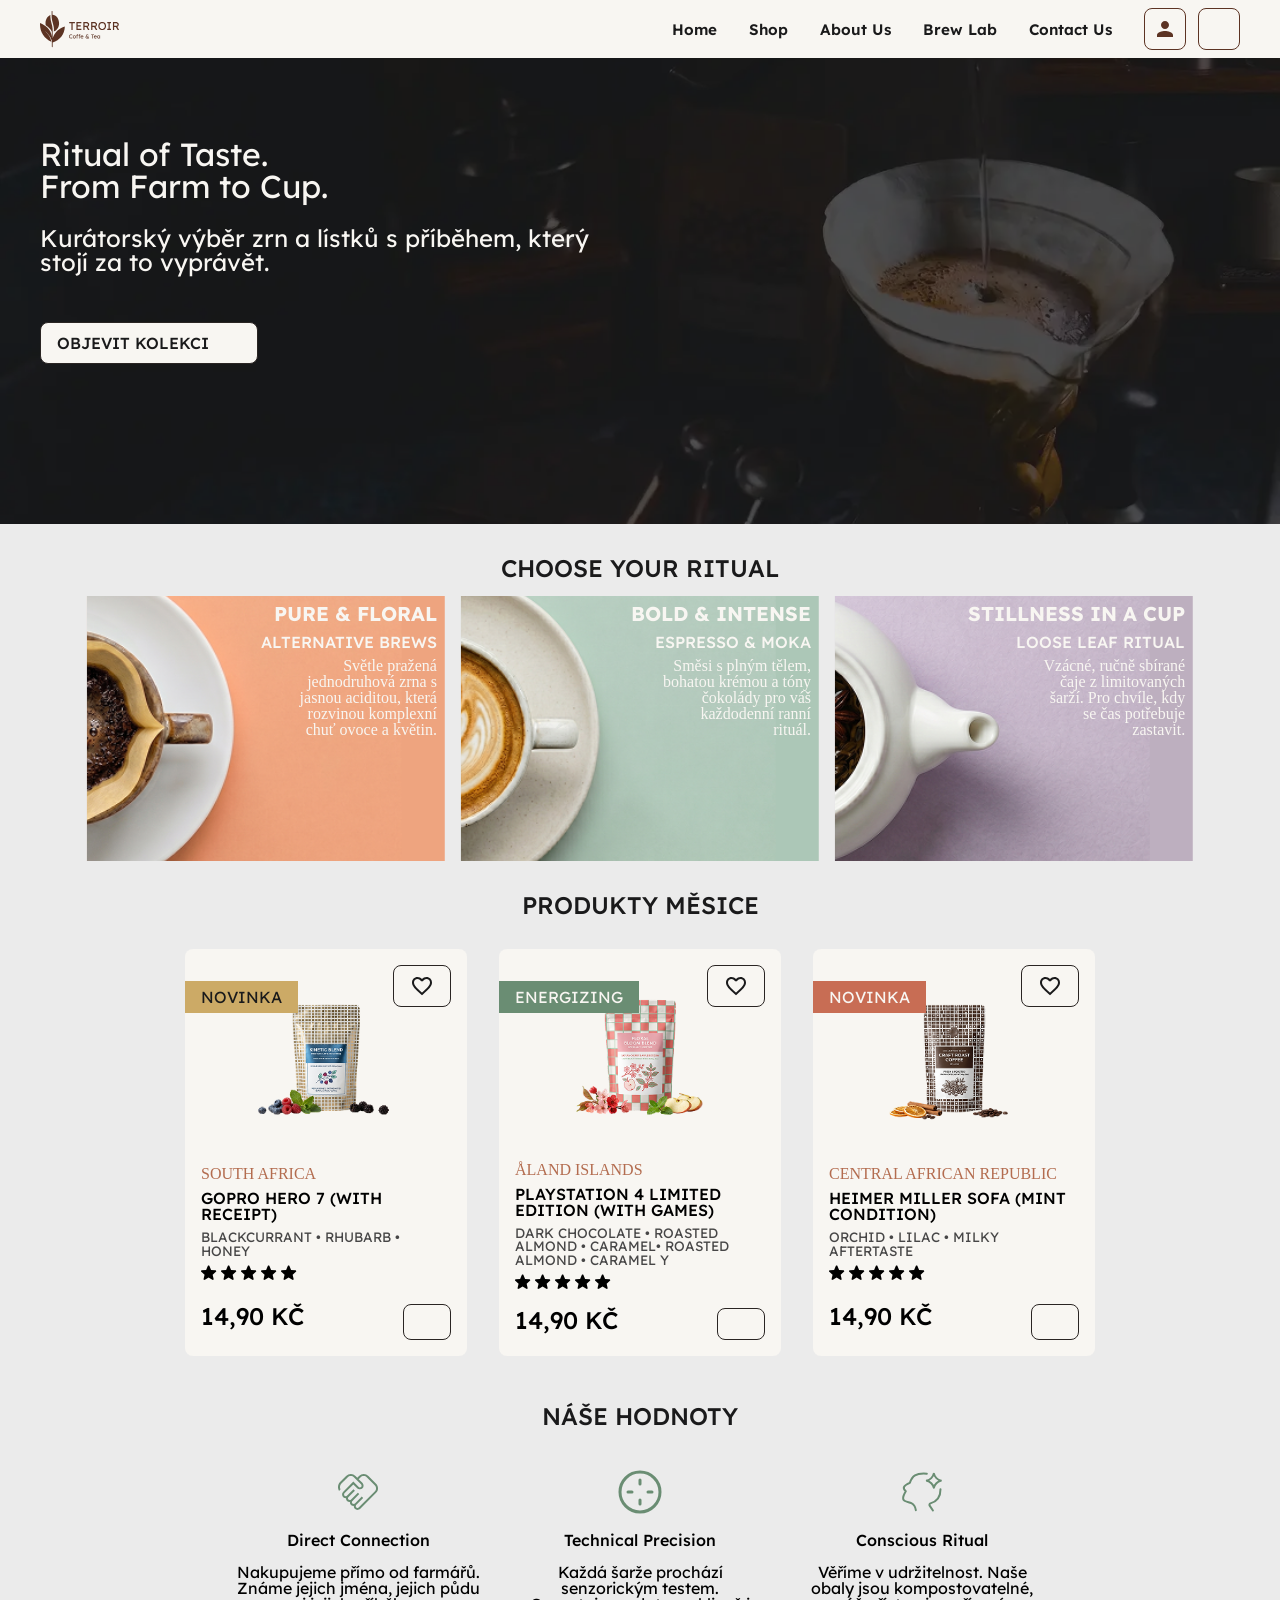
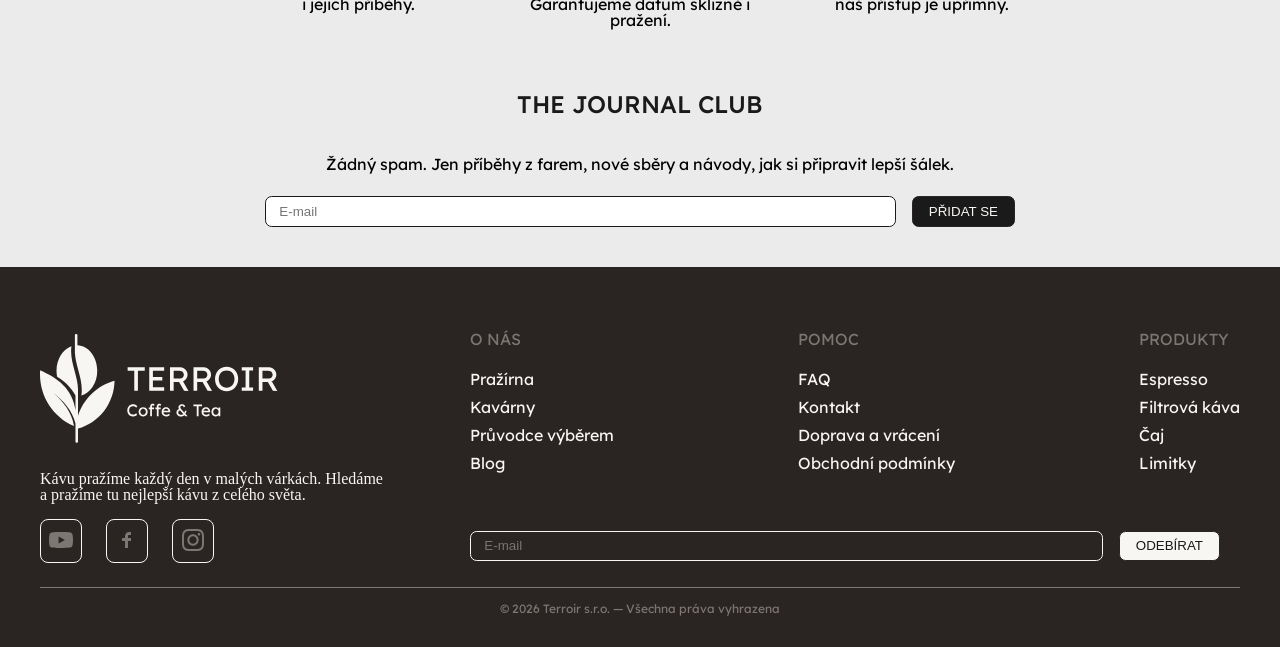
<file: index.html>
<!DOCTYPE html>
<html lang="cs">

<head>
    <meta charset="UTF-8">
    <meta name="viewport" content="width=device-width, initial-scale=1.0">
    <title>Terroir - Home</title>
    <link rel="stylesheet" href="./styles/style.css">
    <link rel="stylesheet" href="https://cdn.jsdelivr.net/npm/swiper@11/swiper-bundle.min.css" />
    <link rel="icon" type="image/png" href="/media/favicon/favicon-96x96.png" sizes="96x96" />
    <link rel="icon" type="image/svg+xml" href="/media/favicon/favicon.svg" />
    <link rel="shortcut icon" href="/media/favicon/favicon.ico" />
    <link rel="apple-touch-icon" sizes="180x180" href="/media/favicon/apple-touch-icon.png" />
    <meta name="apple-mobile-web-app-title" content="Terroir" />
    <link rel="manifest" href="/media/favicon/site.webmanifest" />
</head>

<body>
    <header class="navbar">
        <div class="navbar__content">

            <a href="./index.html" class="logo" aria-label="Terroir Home">
                <svg viewBox="0 0 80 38" fill="none" xmlns="http://www.w3.org/2000/svg">
                    <path fill-rule="evenodd" clip-rule="evenodd"
                        d="M10.4747 5.05859C10.0949 7.93807 10.8034 10.5996 11.4933 13.1387C12.0578 15.2161 12.6045 17.2122 12.6622 19.2783C12.6627 19.2864 12.6652 19.2945 12.6652 19.3027V28.2842C14.4878 22.6081 19.0771 18.1745 24.8458 16.5791C24.7225 24.227 19.5982 30.6307 12.6652 32.5381V36.8564C12.6651 37.0879 12.4777 37.2763 12.2462 37.2764C12.0152 37.2759 11.8274 37.0876 11.8273 36.8564V30.8037C10.7569 26.6408 7.86964 23.2818 4.60462 20.7598C4.4175 20.6159 4.22492 20.4726 4.02845 20.3291C4.21772 20.482 4.40272 20.6352 4.58216 20.7881C7.82716 23.5503 10.564 27.2038 11.2677 31.3613C11.2838 31.4697 11.2981 31.584 11.3097 31.6943C3.99928 28.4357 -0.496912 21.1515 0.0450544 13.0752C5.99153 15.7415 10.7499 19.2096 11.8273 26.3877V21.4883C10.3382 18.8958 8.25472 16.7356 5.70228 15.2715C5.57332 14.6183 5.50404 13.9353 5.50404 13.2324C5.50421 9.33445 7.60852 6.05161 10.4747 5.05859ZM12.0509 0.998047C12.2824 0.99807 12.4699 1.18546 12.4699 1.41699V4.75586C16.1363 4.87389 19.08 8.62214 19.0802 13.2324C19.0802 17.2718 16.8197 20.6492 13.7941 21.5039C14.2532 18.3764 13.4425 15.5147 12.7072 12.8086C12.1981 10.9352 11.7243 9.13256 11.6388 7.29004C11.6354 7.26865 11.632 7.24692 11.632 7.22461V7.02539C11.6258 6.78662 11.6238 6.54716 11.632 6.30664V1.41699C11.632 1.18572 11.8197 0.998496 12.0509 0.998047Z"
                        fill="currentColor" />
                    <path
                        d="M31.4231 19.9503V13.2337H29.2143V12.0616H34.9167V13.2337H32.6402V19.9503H31.4231ZM36.4174 19.9503V12.0616H41.3873V13.2337H37.6346V18.7783H41.3873V19.9503H36.4174ZM36.9697 16.4906V15.3185H40.7675V16.4906H36.9697ZM43.3399 19.9503V12.0616H46.6982C47.149 12.0616 47.5622 12.1743 47.9378 12.3997C48.321 12.6176 48.6253 12.9181 48.8507 13.3013C49.0761 13.6769 49.1888 14.1014 49.1888 14.5747C49.1888 15.003 49.0761 15.4012 48.8507 15.7693C48.6253 16.1374 48.3248 16.4342 47.9491 16.6596C47.5735 16.8775 47.1565 16.9864 46.6982 16.9864H44.557V19.9503H43.3399ZM48.028 19.9503L46.022 16.3891L47.2729 16.1074L49.5043 19.9616L48.028 19.9503ZM44.557 15.8144H46.8109C47.0288 15.8144 47.2241 15.7618 47.3969 15.6566C47.5697 15.5439 47.7049 15.3937 47.8026 15.2058C47.9003 15.0105 47.9491 14.7964 47.9491 14.5635C47.9491 14.3005 47.8853 14.0714 47.7575 13.876C47.6373 13.6732 47.4645 13.5154 47.2391 13.4027C47.0213 13.29 46.7733 13.2337 46.4953 13.2337H44.557V15.8144ZM51.1757 19.9503V12.0616H54.5341C54.9848 12.0616 55.3981 12.1743 55.7737 12.3997C56.1569 12.6176 56.4612 12.9181 56.6866 13.3013C56.9119 13.6769 57.0246 14.1014 57.0246 14.5747C57.0246 15.003 56.9119 15.4012 56.6866 15.7693C56.4612 16.1374 56.1606 16.4342 55.785 16.6596C55.4093 16.8775 54.9924 16.9864 54.5341 16.9864H52.3928V19.9503H51.1757ZM55.8639 19.9503L53.8579 16.3891L55.1088 16.1074L57.3402 19.9616L55.8639 19.9503ZM52.3928 15.8144H54.6468C54.8646 15.8144 55.06 15.7618 55.2328 15.6566C55.4056 15.5439 55.5408 15.3937 55.6385 15.2058C55.7362 15.0105 55.785 14.7964 55.785 14.5635C55.785 14.3005 55.7211 14.0714 55.5934 13.876C55.4732 13.6732 55.3004 13.5154 55.075 13.4027C54.8571 13.29 54.6092 13.2337 54.3312 13.2337H52.3928V15.8144ZM62.2035 20.063C61.6476 20.063 61.1329 19.9616 60.6596 19.7587C60.1938 19.5559 59.7843 19.2741 59.4312 18.9135C59.0856 18.5454 58.8151 18.1171 58.6198 17.6288C58.432 17.1329 58.3381 16.592 58.3381 16.006C58.3381 15.42 58.432 14.8828 58.6198 14.3944C58.8151 13.8986 59.0856 13.4703 59.4312 13.1097C59.7843 12.7416 60.1938 12.4561 60.6596 12.2532C61.1329 12.0504 61.6476 11.9489 62.2035 11.9489C62.7595 11.9489 63.2704 12.0504 63.7362 12.2532C64.2095 12.4561 64.619 12.7416 64.9646 13.1097C65.3177 13.4778 65.5882 13.9098 65.776 14.4057C65.9713 14.894 66.069 15.4275 66.069 16.006C66.069 16.5845 65.9713 17.1217 65.776 17.6175C65.5882 18.1059 65.3177 18.5341 64.9646 18.9022C64.619 19.2704 64.2095 19.5559 63.7362 19.7587C63.2704 19.9616 62.7595 20.063 62.2035 20.063ZM62.2035 18.8797C62.5867 18.8797 62.9361 18.8083 63.2516 18.6656C63.5747 18.5228 63.8526 18.3237 64.0855 18.0683C64.3185 17.8053 64.4988 17.5011 64.6265 17.1555C64.7617 16.8024 64.8293 16.4192 64.8293 16.006C64.8293 15.5928 64.7617 15.2133 64.6265 14.8677C64.4988 14.5146 64.3185 14.2104 64.0855 13.9549C63.8526 13.692 63.5747 13.4891 63.2516 13.3464C62.9361 13.2036 62.5867 13.1322 62.2035 13.1322C61.8204 13.1322 61.4673 13.2036 61.1442 13.3464C60.8286 13.4891 60.5507 13.6882 60.3102 13.9436C60.0773 14.1991 59.897 14.5034 59.7693 14.8565C59.6416 15.2021 59.5777 15.5852 59.5777 16.006C59.5777 16.4192 59.6416 16.8024 59.7693 17.1555C59.897 17.5086 60.0773 17.8129 60.3102 18.0683C60.5507 18.3237 60.8286 18.5228 61.1442 18.6656C61.4673 18.8083 61.8204 18.8797 62.2035 18.8797ZM67.2588 19.9503V18.8234H68.5323V13.1886H67.2588V12.0616H71.0228V13.1886H69.7494V18.8234H71.0228V19.9503H67.2588ZM72.9335 19.9503V12.0616H76.2918C76.7426 12.0616 77.1558 12.1743 77.5315 12.3997C77.9146 12.6176 78.2189 12.9181 78.4443 13.3013C78.6697 13.6769 78.7824 14.1014 78.7824 14.5747C78.7824 15.003 78.6697 15.4012 78.4443 15.7693C78.2189 16.1374 77.9184 16.4342 77.5427 16.6596C77.1671 16.8775 76.7501 16.9864 76.2918 16.9864H74.1506V19.9503H72.9335ZM77.6216 19.9503L75.6156 16.3891L76.8666 16.1074L79.0979 19.9616L77.6216 19.9503ZM74.1506 15.8144H76.4045C76.6224 15.8144 76.8177 15.7618 76.9905 15.6566C77.1633 15.5439 77.2986 15.3937 77.3962 15.2058C77.4939 15.0105 77.5427 14.7964 77.5427 14.5635C77.5427 14.3005 77.4789 14.0714 77.3511 13.876C77.2309 13.6732 77.0581 13.5154 76.8327 13.4027C76.6149 13.29 76.3669 13.2337 76.089 13.2337H74.1506V15.8144Z"
                        fill="currentColor" />
                    <path
                        d="M30.9723 28.4744C30.6981 28.4744 30.4464 28.4256 30.2173 28.3279C29.9881 28.2303 29.789 28.0913 29.62 27.911C29.4509 27.7269 29.3194 27.5109 29.2255 27.263C29.1354 27.015 29.0903 26.7427 29.0903 26.4459C29.0903 26.1642 29.1391 25.9031 29.2368 25.6627C29.3382 25.4185 29.4772 25.2044 29.6538 25.0203C29.8303 24.8362 30.0351 24.6935 30.268 24.5921C30.5009 24.4906 30.7526 24.4399 31.023 24.4399C31.2146 24.4399 31.4006 24.47 31.5809 24.5301C31.7649 24.5864 31.9302 24.6672 32.0767 24.7724C32.227 24.8738 32.3491 24.9903 32.443 25.1217L32.0373 25.5444C31.9283 25.4354 31.8175 25.3453 31.7048 25.2739C31.5959 25.1988 31.4832 25.1424 31.3667 25.1048C31.2541 25.0673 31.1395 25.0485 31.023 25.0485C30.839 25.0485 30.6662 25.0842 30.5046 25.1556C30.3469 25.2232 30.2079 25.319 30.0877 25.4429C29.9712 25.5669 29.8792 25.7153 29.8115 25.8881C29.7439 26.0571 29.7101 26.2431 29.7101 26.4459C29.7101 26.66 29.7421 26.8554 29.8059 27.0319C29.8735 27.2047 29.9674 27.3531 30.0877 27.4771C30.2079 27.601 30.3506 27.6968 30.5159 27.7645C30.6849 27.8283 30.8709 27.8602 31.0737 27.8602C31.1977 27.8602 31.3198 27.8433 31.44 27.8095C31.5602 27.7757 31.6729 27.7269 31.7781 27.663C31.8833 27.5992 31.9791 27.524 32.0655 27.4376L32.3697 27.9335C32.2833 28.0349 32.165 28.127 32.0147 28.2096C31.8682 28.2922 31.703 28.358 31.5189 28.4068C31.3386 28.4519 31.1564 28.4744 30.9723 28.4744ZM34.3797 28.4744C34.0905 28.4744 33.8313 28.4087 33.6021 28.2772C33.3767 28.142 33.1983 27.9598 33.0668 27.7306C32.9353 27.4977 32.8696 27.2329 32.8696 26.9361C32.8696 26.6394 32.9353 26.3764 33.0668 26.1473C33.1983 25.9144 33.3767 25.7322 33.6021 25.6007C33.8313 25.4655 34.0905 25.3978 34.3797 25.3978C34.6652 25.3978 34.9207 25.4655 35.1461 25.6007C35.3752 25.7322 35.5555 25.9144 35.687 26.1473C35.8185 26.3764 35.8842 26.6394 35.8842 26.9361C35.8842 27.2329 35.8185 27.4977 35.687 27.7306C35.5555 27.9598 35.3752 28.142 35.1461 28.2772C34.9207 28.4087 34.6652 28.4744 34.3797 28.4744ZM34.3797 27.9448C34.5563 27.9448 34.7141 27.9016 34.853 27.8152C34.992 27.725 35.101 27.6048 35.1799 27.4545C35.2588 27.3005 35.2963 27.1277 35.2926 26.9361C35.2963 26.7408 35.2588 26.568 35.1799 26.4177C35.101 26.2637 34.992 26.1435 34.853 26.0571C34.7141 25.9707 34.5563 25.9275 34.3797 25.9275C34.2032 25.9275 34.0435 25.9726 33.9008 26.0628C33.7618 26.1492 33.6528 26.2694 33.574 26.4234C33.4951 26.5736 33.4575 26.7446 33.4613 26.9361C33.4575 27.1277 33.4951 27.3005 33.574 27.4545C33.6528 27.6048 33.7618 27.725 33.9008 27.8152C34.0435 27.9016 34.2032 27.9448 34.3797 27.9448ZM36.7278 28.4181V25.1274C36.7278 24.9583 36.7653 24.8081 36.8405 24.6766C36.9156 24.5451 37.0189 24.4418 37.1504 24.3667C37.2818 24.2916 37.434 24.254 37.6068 24.254C37.727 24.254 37.8397 24.2765 37.9449 24.3216C38.0501 24.3667 38.1346 24.4268 38.1984 24.5019L38.0012 24.9471C37.9524 24.902 37.8979 24.8663 37.8378 24.84C37.7815 24.81 37.727 24.7949 37.6744 24.7949C37.5955 24.7949 37.5279 24.8081 37.4715 24.8344C37.419 24.8569 37.3795 24.8945 37.3532 24.9471C37.3269 24.9959 37.3138 25.056 37.3138 25.1274V28.4181H37.0208C36.9719 28.4181 36.9231 28.4181 36.8743 28.4181C36.8254 28.4181 36.7766 28.4181 36.7278 28.4181ZM36.2544 26.0458V25.5105H38.0125V26.0458H36.2544ZM38.9422 28.4181V25.1274C38.9422 24.9583 38.9798 24.8081 39.0549 24.6766C39.1301 24.5451 39.2334 24.4418 39.3648 24.3667C39.4963 24.2916 39.6485 24.254 39.8213 24.254C39.9415 24.254 40.0542 24.2765 40.1593 24.3216C40.2645 24.3667 40.349 24.4268 40.4129 24.5019L40.2157 24.9471C40.1669 24.902 40.1124 24.8663 40.0523 24.84C39.9959 24.81 39.9415 24.7949 39.8889 24.7949C39.81 24.7949 39.7424 24.8081 39.686 24.8344C39.6334 24.8569 39.594 24.8945 39.5677 24.9471C39.5414 24.9959 39.5282 25.056 39.5282 25.1274V28.4181H39.2352C39.1864 28.4181 39.1376 28.4181 39.0887 28.4181C39.0399 28.4181 38.9911 28.4181 38.9422 28.4181ZM38.4689 26.0458V25.5105H40.227V26.0458H38.4689ZM42.1067 28.4744C41.8025 28.4744 41.532 28.4106 41.2953 28.2829C41.0624 28.1514 40.8783 27.9729 40.7431 27.7476C40.6116 27.5222 40.5459 27.263 40.5459 26.97C40.5459 26.737 40.5835 26.5248 40.6586 26.3332C40.7337 26.1416 40.837 25.9764 40.9685 25.8374C41.1037 25.6946 41.2634 25.5857 41.4475 25.5105C41.6353 25.4317 41.8381 25.3922 42.056 25.3922C42.2476 25.3922 42.426 25.4298 42.5913 25.5049C42.7566 25.5763 42.8994 25.6758 43.0196 25.8036C43.1435 25.9313 43.2374 26.0834 43.3013 26.26C43.3689 26.4328 43.4009 26.6225 43.3971 26.8291L43.3915 27.077H40.9741L40.8445 26.615H42.89L42.8054 26.7108V26.5755C42.7942 26.4516 42.7529 26.3407 42.6815 26.2431C42.6101 26.1454 42.5199 26.0684 42.411 26.012C42.3021 25.9557 42.1837 25.9275 42.056 25.9275C41.8532 25.9275 41.6822 25.967 41.5433 26.0458C41.4043 26.121 41.2991 26.2337 41.2277 26.3839C41.1563 26.5304 41.1206 26.7126 41.1206 26.9305C41.1206 27.1371 41.1638 27.3174 41.2502 27.4714C41.3366 27.6217 41.4587 27.7382 41.6165 27.8208C41.7743 27.9034 41.9565 27.9448 42.1631 27.9448C42.3096 27.9448 42.4448 27.9204 42.5688 27.8715C42.6965 27.8227 42.8336 27.7344 42.9801 27.6067L43.2731 28.018C43.183 28.1082 43.0722 28.1871 42.9407 28.2547C42.813 28.3223 42.6758 28.3768 42.5293 28.4181C42.3866 28.4557 42.2457 28.4744 42.1067 28.4744ZM48.4414 28.4181L47.9286 27.8715L47.8385 27.7701L46.8637 26.6826C46.7698 26.5774 46.6796 26.4703 46.5932 26.3614C46.5068 26.2487 46.4298 26.1379 46.3622 26.0289C46.2983 25.92 46.2457 25.8148 46.2044 25.7134C46.1668 25.6082 46.1481 25.5105 46.1481 25.4204C46.1481 25.2288 46.1969 25.0579 46.2946 24.9076C46.396 24.7536 46.5331 24.6334 46.7059 24.547C46.8825 24.4606 47.0853 24.4174 47.3145 24.4174C47.4835 24.4174 47.6413 24.4493 47.7878 24.5132C47.9343 24.5733 48.0601 24.6597 48.1653 24.7724C48.2742 24.8813 48.3531 25.009 48.402 25.1556L47.9625 25.4373C47.8911 25.2645 47.8028 25.1386 47.6976 25.0598C47.5962 24.9809 47.4685 24.9414 47.3145 24.9414C47.198 24.9414 47.1003 24.9602 47.0214 24.9978C46.9426 25.0316 46.8825 25.0823 46.8411 25.1499C46.7998 25.2175 46.7792 25.3021 46.7792 25.4035C46.7792 25.4861 46.8017 25.5782 46.8468 25.6796C46.8956 25.7773 46.9557 25.8768 47.0271 25.9782C47.0985 26.0797 47.1717 26.1736 47.2468 26.26C47.322 26.3464 47.3877 26.4215 47.4441 26.4854L48.2273 27.3588L48.3907 27.5391L49.1965 28.4181H48.4414ZM46.9257 28.4744C46.6589 28.4744 46.4166 28.4181 46.1988 28.3054C45.9809 28.1889 45.8062 28.0368 45.6747 27.849C45.547 27.6574 45.4832 27.4489 45.4832 27.2235C45.4832 26.9268 45.5639 26.6694 45.7254 26.4516C45.8907 26.2337 46.1312 26.0665 46.4467 25.9501L46.8073 26.3839C46.5669 26.4365 46.3885 26.5248 46.272 26.6488C46.1556 26.769 46.0973 26.9324 46.0973 27.139C46.0973 27.2968 46.1349 27.4358 46.21 27.556C46.2852 27.6762 46.3922 27.7701 46.5312 27.8377C46.674 27.9053 46.843 27.9391 47.0384 27.9391C47.2074 27.9391 47.3614 27.9072 47.5004 27.8433C47.6432 27.7757 47.7709 27.6818 47.8836 27.5616C47.9963 27.4414 48.0883 27.2968 48.1597 27.1277C48.2348 26.9587 48.2893 26.7709 48.3231 26.5642H48.8415C48.8114 26.7934 48.757 27.0056 48.6781 27.201C48.6029 27.3963 48.5072 27.5729 48.3907 27.7306C48.278 27.8884 48.1465 28.0237 47.9963 28.1364C47.8498 28.2453 47.6864 28.3298 47.506 28.3899C47.3257 28.4463 47.1323 28.4744 46.9257 28.4744ZM52.2479 28.4181V25.0598H51.1435V24.4737H53.9947V25.0598H52.8564V28.4181H52.2479ZM55.4178 28.4744C55.1135 28.4744 54.8431 28.4106 54.6064 28.2829C54.3735 28.1514 54.1894 27.9729 54.0542 27.7476C53.9227 27.5222 53.857 27.263 53.857 26.97C53.857 26.737 53.8945 26.5248 53.9697 26.3332C54.0448 26.1416 54.1481 25.9764 54.2796 25.8374C54.4148 25.6946 54.5745 25.5857 54.7585 25.5105C54.9464 25.4317 55.1492 25.3922 55.3671 25.3922C55.5587 25.3922 55.7371 25.4298 55.9024 25.5049C56.0677 25.5763 56.2104 25.6758 56.3306 25.8036C56.4546 25.9313 56.5485 26.0834 56.6124 26.26C56.68 26.4328 56.7119 26.6225 56.7082 26.8291L56.7025 27.077H54.2852L54.1556 26.615H56.201L56.1165 26.7108V26.5755C56.1052 26.4516 56.0639 26.3407 55.9926 26.2431C55.9212 26.1454 55.831 26.0684 55.7221 26.012C55.6131 25.9557 55.4948 25.9275 55.3671 25.9275C55.1642 25.9275 54.9933 25.967 54.8543 26.0458C54.7153 26.121 54.6102 26.2337 54.5388 26.3839C54.4674 26.5304 54.4317 26.7126 54.4317 26.9305C54.4317 27.1371 54.4749 27.3174 54.5613 27.4714C54.6477 27.6217 54.7698 27.7382 54.9276 27.8208C55.0854 27.9034 55.2675 27.9448 55.4742 27.9448C55.6207 27.9448 55.7559 27.9204 55.8799 27.8715C56.0076 27.8227 56.1447 27.7344 56.2912 27.6067L56.5842 28.018C56.494 28.1082 56.3832 28.1871 56.2518 28.2547C56.124 28.3223 55.9869 28.3768 55.8404 28.4181C55.6977 28.4557 55.5568 28.4744 55.4178 28.4744ZM58.4771 28.4744C58.233 28.4744 58.0095 28.4068 57.8066 28.2716C57.6075 28.1364 57.4479 27.9523 57.3276 27.7194C57.2074 27.4865 57.1473 27.2235 57.1473 26.9305C57.1473 26.6337 57.2074 26.3708 57.3276 26.1416C57.4516 25.9087 57.6169 25.7265 57.8235 25.5951C58.0339 25.4636 58.2687 25.3978 58.5279 25.3978C58.6819 25.3978 58.8227 25.4204 58.9505 25.4655C59.0782 25.5105 59.189 25.5744 59.2829 25.657C59.3806 25.7359 59.4595 25.828 59.5196 25.9332C59.5834 26.0383 59.6229 26.151 59.6379 26.2712L59.5083 26.2262V25.4598H60.0943V28.4181H59.5083V27.7137L59.6435 27.6743C59.621 27.7757 59.574 27.8753 59.5027 27.9729C59.4351 28.0669 59.3468 28.1514 59.2378 28.2265C59.1326 28.3016 59.0143 28.3617 58.8828 28.4068C58.7551 28.4519 58.6199 28.4744 58.4771 28.4744ZM58.6293 27.9391C58.8058 27.9391 58.9617 27.8959 59.097 27.8095C59.2322 27.7231 59.3374 27.6048 59.4125 27.4545C59.4914 27.3005 59.5308 27.1258 59.5308 26.9305C59.5308 26.7389 59.4914 26.568 59.4125 26.4177C59.3374 26.2675 59.2322 26.1492 59.097 26.0628C58.9617 25.9764 58.8058 25.9332 58.6293 25.9332C58.4565 25.9332 58.3025 25.9764 58.1672 26.0628C58.0357 26.1492 57.9306 26.2675 57.8517 26.4177C57.7765 26.568 57.739 26.7389 57.739 26.9305C57.739 27.1258 57.7765 27.3005 57.8517 27.4545C57.9306 27.6048 58.0357 27.7231 58.1672 27.8095C58.3025 27.8959 58.4565 27.9391 58.6293 27.9391Z"
                        fill="currentColor" />
                </svg>

            </a>
            <nav class="nav-links" aria-label="Hlavní navigace">
                <menu>
                    <li><a href="#" aria-current="page">Home</a></li>
                    <li><a href="#">Shop</a></li>
                    <li><a href="#">About Us</a></li>
                    <li><a href="#">Brew Lab</a></li>
                    <li><a href="#">Contact Us</a></li>
                </menu>
            </nav>
            <div class="nav-actions" role="group" aria-label="Akce v záhlaví">
                <a class="icon-btn" href="#">
                    <svg width="24" height="24" viewBox="0 0 24 24" fill="none" xmlns="http://www.w3.org/2000/svg">
                        <path
                            d="M12 12C14.21 12 16 10.21 16 8C16 5.79 14.21 4 12 4C9.79 4 8 5.79 8 8C8 10.21 9.79 12 12 12ZM12 14C9.33 14 4 15.34 4 18V20H20V18C20 15.34 14.67 14 12 14Z"
                            fill="currentColor" />
                    </svg>

                </a>
                <a class="icon-btn" href="#" aria-label="Košík">
                    <svg class="icon" width="24" height="24">
                        <use href="./media/icons/icon__cart.svg"></use>
                    </svg>
                </a>
                <a class="hamburger" href="#">
                    <svg class="icon" width="24" height="24" aria-label="Otevřít menu">
                        <use href="./media/icons/icon__hamburger--closed.svg"></use>
                    </svg>
                </a>
            </div>

            <nav class="mobile-dropdown" id="mobile-menu">
                <menu>
                    <li><a href="#" aria-current="page">Home</a></li>
                    <li><a href="#">Shop</a></li>
                    <li><a href="#">About Us</a></li>
                    <li><a href="#">Brew Lab</a></li>
                    <li><a href="#">Contact Us</a></li>
                </menu>
            </nav>
        </div>
    </header>

    <section class="hero">
        <picture>
            <source media="(min-width: 768px)" srcset="./media/hero__bg/hero__desktop.webp" type="image/webp">

            <source media="(min-width: 768px)" srcset="./media/hero__bg/hero__desktop.png" type="image/png">

            <source srcset="./media/hero__bg/hero__mobile.webp" type="image/webp">

            <img src="./media/hero__bg/hero__mobile.png" alt="Background image as a cup of coffe being filtered"
                class="bg-image">
        </picture>
        <div class="hero__content">
            <h1 class="heading">Ritual of Taste. <span class="breakline">From Farm to Cup.</span></h1>
            <p class="hero__text">Kurátorský výběr zrn a lístků s příběhem, který stojí za to vyprávět.</p>
            <a href="#" class="btn btn--light">Objevit kolekci <svg width="24" height="24" class="icon">
                    <use href="./media/icons/icon__arrow-right.svg"></use>
                </svg></a>
        </div>
    </section>

    <section class="fast-choise">
        <h2 class="section--title">Choose your Ritual</h2>
        <div class="swiper">
            <div class="swiper-wrapper">
                <!-- Slides -->
                <div href="#" class="swiper-slide swiper__craft">
                    <h3 class="fast-choise__title">Pure & Floral</h3>
                    <p class="fast-choise__subtitle">Alternative Brews</p>
                    <p class="fast-choise__text">Světle pražená jednodruhová zrna s jasnou aciditou, která rozvinou
                        komplexní chuť ovoce a květin.</p>
                </div>
                <div href="#" class="swiper-slide swiper__latte">
                    <h3 class="fast-choise__title">BOLD & INTENSE</h3>
                    <p class="fast-choise__subtitle">ESPRESSO & MOKA</p>
                    <p class="fast-choise__text">Směsi s plným tělem, bohatou krémou a tóny čokolády pro váš každodenní
                        ranní rituál.</p>
                </div>
                <div href="#" class="swiper-slide swiper__tea">
                    <h3 class="fast-choise__title">STILLNESS IN A CUP</h3>
                    <p class="fast-choise__subtitle">LOOSE LEAF RITUAL</p>
                    <p class="fast-choise__text">Vzácné, ručně sbírané čaje z limitovaných šarží. Pro chvíle, kdy se čas
                        potřebuje zastavit.</p>

                </div>
            </div>
            <div class="swiper-pagination"></div>
        </div>
    </section>

    <section class="fast--buy">

        <h2 class="section--title">Produkty MĚSICE</h2>
        <div class="product-list">
            <article class="product__card">
                <header class="product__header">
                    <p class="product__tag tag--golden">novinka</p>
                    <a href="#" class="btn btn--outline btn--favorite">
                        <svg width="24" height="24" viewBox="0 0 24 24" fill="none" xmlns="http://www.w3.org/2000/svg">
                            <path
                                d="M16.5 3C14.76 3 13.09 3.81 12 5.09C10.91 3.81 9.24 3 7.5 3C4.42 3 2 5.42 2 8.5C2 12.28 5.4 15.36 10.55 20.04L12 21.35L13.45 20.03C18.6 15.36 22 12.28 22 8.5C22 5.42 19.58 3 16.5 3ZM12.1 18.55L12 18.65L11.9 18.55C7.14 14.24 4 11.39 4 8.5C4 6.5 5.5 5 7.5 5C9.04 5 10.54 5.99 11.07 7.36H12.94C13.46 5.99 14.96 5 16.5 5C18.5 5 20 6.5 20 8.5C20 11.39 16.86 14.24 12.1 18.55Z"
                                fill="currentColor" />
                        </svg>
                    </a>

                    <picture>
                        <source src="./media/" type="image/webp">
                        <img src="./media/product/Product__image.png" alt="Coffe" class="product__img">
                    </picture>
                </header>
                <div class="product__body">
                    <p class="product-card__country">South Africa</p>
                    <p class="product-card__title">Gopro hero 7 (with receipt)</p>
                    <p class="product-card__tastes">Blackcurrant • Rhubarb • Honey</p>
                    <div class="product-card__stars">
                        <img src="./media/icons/icon__star--filled.svg" alt="" height="16" width="16">
                        <img src="./media/icons/icon__star--filled.svg" alt="" height="16" width="16">
                        <img src="./media/icons/icon__star--filled.svg" alt="" height="16" width="16">
                        <img src="./media/icons/icon__star--filled.svg" alt="" height="16" width="16">
                        <img src="./media/icons/icon__star--filled.svg" alt="" height="16" width="16">
                    </div>
                </div>
                <footer class="product__footer">
                    <p class="product__price">14,90&nbsp;KČ</p>
                    <a href="" class="btn btn--outline">
                        <svg width="14" height="14">
                            <use href="./media/icons/icon__add.svg"></use>
                        </svg>
                    </a>
                </footer>
            </article>
            <article class="product__card">
                <header class="product__header">
                    <p class="product__tag tag--lime">Energizing</p>
                    <a href="#" class="btn btn--outline btn--favorite">
                        <svg width="24" height="24" viewBox="0 0 24 24" fill="none" xmlns="http://www.w3.org/2000/svg">
                            <path
                                d="M16.5 3C14.76 3 13.09 3.81 12 5.09C10.91 3.81 9.24 3 7.5 3C4.42 3 2 5.42 2 8.5C2 12.28 5.4 15.36 10.55 20.04L12 21.35L13.45 20.03C18.6 15.36 22 12.28 22 8.5C22 5.42 19.58 3 16.5 3ZM12.1 18.55L12 18.65L11.9 18.55C7.14 14.24 4 11.39 4 8.5C4 6.5 5.5 5 7.5 5C9.04 5 10.54 5.99 11.07 7.36H12.94C13.46 5.99 14.96 5 16.5 5C18.5 5 20 6.5 20 8.5C20 11.39 16.86 14.24 12.1 18.55Z"
                                fill="currentColor" />
                        </svg>
                    </a>

                    <picture>
                        <source src="./media/" type="image/webp">
                        <img src="./media/product/Product__image2.png" alt="Coffe" class="product__img">
                    </picture>
                </header>
                <div class="product__body">
                    <p class="product-card__country">Åland Islands</p>
                    <p class="product-card__title">Playstation 4 Limited Edition (with games)</p>
                    <p class="product-card__tastes">Dark Chocolate • Roasted Almond • Caramel• Roasted Almond • Caramel
                        y</p>
                    <div class="product-card__stars">
                        <img src="./media/icons/icon__star--filled.svg" alt="" height="16" width="16">
                        <img src="./media/icons/icon__star--filled.svg" alt="" height="16" width="16">
                        <img src="./media/icons/icon__star--filled.svg" alt="" height="16" width="16">
                        <img src="./media/icons/icon__star--filled.svg" alt="" height="16" width="16">
                        <img src="./media/icons/icon__star--filled.svg" alt="" height="16" width="16">
                    </div>
                </div>
                <footer class="product__footer">
                    <p class="product__price">14,90&nbsp;KČ</p>
                    <a href="" class="btn btn--outline">
                        <svg width="14" height="14">
                            <use href="./media/icons/icon__add.svg"></use>
                        </svg>
                    </a>
                </footer>
            </article>
            <article class="product__card">
                <header class="product__header">
                    <p class="product__tag tag--red">novinka</p>
                    <a href="#" class="btn btn--outline btn--favorite">
                        <svg width="24" height="24" viewBox="0 0 24 24" fill="none" xmlns="http://www.w3.org/2000/svg">
                            <path
                                d="M16.5 3C14.76 3 13.09 3.81 12 5.09C10.91 3.81 9.24 3 7.5 3C4.42 3 2 5.42 2 8.5C2 12.28 5.4 15.36 10.55 20.04L12 21.35L13.45 20.03C18.6 15.36 22 12.28 22 8.5C22 5.42 19.58 3 16.5 3ZM12.1 18.55L12 18.65L11.9 18.55C7.14 14.24 4 11.39 4 8.5C4 6.5 5.5 5 7.5 5C9.04 5 10.54 5.99 11.07 7.36H12.94C13.46 5.99 14.96 5 16.5 5C18.5 5 20 6.5 20 8.5C20 11.39 16.86 14.24 12.1 18.55Z"
                                fill="currentColor" />
                        </svg>
                    </a>

                    <picture>
                        <source src="./media/" type="image/webp">
                        <img src="./media/product/Product__image3.png" alt="Coffe" class="product__img">
                    </picture>
                </header>
                <div class="product__body">
                    <p class="product-card__country">Central African Republic</p>
                    <p class="product-card__title">Heimer Miller Sofa (Mint Condition)</p>
                    <p class="product-card__tastes">Orchid • Lilac • Milky Aftertaste</p>
                    <div class="product-card__stars">
                        <img src="./media/icons/icon__star--filled.svg" alt="" height="16" width="16">
                        <img src="./media/icons/icon__star--filled.svg" alt="" height="16" width="16">
                        <img src="./media/icons/icon__star--filled.svg" alt="" height="16" width="16">
                        <img src="./media/icons/icon__star--filled.svg" alt="" height="16" width="16">
                        <img src="./media/icons/icon__star--filled.svg" alt="" height="16" width="16">
                    </div>
                </div>
                <footer class="product__footer">
                    <p class="product__price">14,90&nbsp;KČ</p>
                    <a href="" class="btn btn--outline">
                        <svg width="14" height="14">
                            <use href="./media/icons/icon__add.svg"></use>
                        </svg>
                    </a>
                </footer>
            </article>
        </div>
    </section>
    <section class="hodnoty">
        <h2 class="section--title">NÁŠE Hodnoty</h2>
        <div class="hodnoty__wrap">
            <div class="hodnoty__item">
                <img class="hodnoty__icon" width='48' height='48'
                    src="./media/icons/Hodnoty/material-symbols-light--handshake-outline 1.svg">
                <h3 class="hodnoty__subheader">Direct Connection</h3>
                <p class="hodmoty__text">Nakupujeme přímo od farmářů. Známe jejich jména, jejich půdu i jejich příběhy.
                </p>
            </div>
            <div class="hodnoty__item">
                <img class="hodnoty__icon" width='48' height='48'
                    src="./media/icons/Hodnoty/iconoir--precision-tool 1.svg">
                <h3 class="hodnoty__subheader">Technical Precision</h3>
                <p class="hodmoty__text">Každá šarže prochází senzorickým testem. Garantujeme datum sklizně i pražení.
                </p>
            </div>
            <div class="hodnoty__item">
                <img class="hodnoty__icon" width='48' height='48'
                    src="./media/icons/Hodnoty/arcticons--mind-space 1.svg">
                <h3 class="hodnoty__subheader">Conscious Ritual</h3>
                <p class="hodmoty__text">Věříme v udržitelnost. Naše obaly jsou kompostovatelné, náš přístup je upřímný.
                </p>
            </div>
        </div>

        <section class="newsletter">
            <h2 class="section--title">The Journal Club</h2>
            <p class="newsletter__text">Žádný spam. Jen příběhy z farem, nové sběry a návody, jak si připravit lepší
                šálek.
            </p>
            <form action="#" class="form newsletter__form" method="POST">
                <input type="text" class="newsletter__input input__text" placeholder="E-mail">
                <button type="submit" class="btn btn--dark">Přidat se</button>
            </form>
        </section>

        <footer class="footer">
            <div class="footer__content">
                <div class="footer__layout">
                    <div class="footer__brand">
                        <a href="#" class="footer__logo " aria-label="Terroir Home">
                            <svg viewBox="0 0 80 38" fill="none" xmlns="http://www.w3.org/2000/svg">
                                <path fill-rule="evenodd" clip-rule="evenodd"
                                    d="M10.4747 5.05859C10.0949 7.93807 10.8034 10.5996 11.4933 13.1387C12.0578 15.2161 12.6045 17.2122 12.6622 19.2783C12.6627 19.2864 12.6652 19.2945 12.6652 19.3027V28.2842C14.4878 22.6081 19.0771 18.1745 24.8458 16.5791C24.7225 24.227 19.5982 30.6307 12.6652 32.5381V36.8564C12.6651 37.0879 12.4777 37.2763 12.2462 37.2764C12.0152 37.2759 11.8274 37.0876 11.8273 36.8564V30.8037C10.7569 26.6408 7.86964 23.2818 4.60462 20.7598C4.4175 20.6159 4.22492 20.4726 4.02845 20.3291C4.21772 20.482 4.40272 20.6352 4.58216 20.7881C7.82716 23.5503 10.564 27.2038 11.2677 31.3613C11.2838 31.4697 11.2981 31.584 11.3097 31.6943C3.99928 28.4357 -0.496912 21.1515 0.0450544 13.0752C5.99153 15.7415 10.7499 19.2096 11.8273 26.3877V21.4883C10.3382 18.8958 8.25472 16.7356 5.70228 15.2715C5.57332 14.6183 5.50404 13.9353 5.50404 13.2324C5.50421 9.33445 7.60852 6.05161 10.4747 5.05859ZM12.0509 0.998047C12.2824 0.99807 12.4699 1.18546 12.4699 1.41699V4.75586C16.1363 4.87389 19.08 8.62214 19.0802 13.2324C19.0802 17.2718 16.8197 20.6492 13.7941 21.5039C14.2532 18.3764 13.4425 15.5147 12.7072 12.8086C12.1981 10.9352 11.7243 9.13256 11.6388 7.29004C11.6354 7.26865 11.632 7.24692 11.632 7.22461V7.02539C11.6258 6.78662 11.6238 6.54716 11.632 6.30664V1.41699C11.632 1.18572 11.8197 0.998496 12.0509 0.998047Z"
                                    fill="currentColor" />
                                <path
                                    d="M31.4231 19.9503V13.2337H29.2143V12.0616H34.9167V13.2337H32.6402V19.9503H31.4231ZM36.4174 19.9503V12.0616H41.3873V13.2337H37.6346V18.7783H41.3873V19.9503H36.4174ZM36.9697 16.4906V15.3185H40.7675V16.4906H36.9697ZM43.3399 19.9503V12.0616H46.6982C47.149 12.0616 47.5622 12.1743 47.9378 12.3997C48.321 12.6176 48.6253 12.9181 48.8507 13.3013C49.0761 13.6769 49.1888 14.1014 49.1888 14.5747C49.1888 15.003 49.0761 15.4012 48.8507 15.7693C48.6253 16.1374 48.3248 16.4342 47.9491 16.6596C47.5735 16.8775 47.1565 16.9864 46.6982 16.9864H44.557V19.9503H43.3399ZM48.028 19.9503L46.022 16.3891L47.2729 16.1074L49.5043 19.9616L48.028 19.9503ZM44.557 15.8144H46.8109C47.0288 15.8144 47.2241 15.7618 47.3969 15.6566C47.5697 15.5439 47.7049 15.3937 47.8026 15.2058C47.9003 15.0105 47.9491 14.7964 47.9491 14.5635C47.9491 14.3005 47.8853 14.0714 47.7575 13.876C47.6373 13.6732 47.4645 13.5154 47.2391 13.4027C47.0213 13.29 46.7733 13.2337 46.4953 13.2337H44.557V15.8144ZM51.1757 19.9503V12.0616H54.5341C54.9848 12.0616 55.3981 12.1743 55.7737 12.3997C56.1569 12.6176 56.4612 12.9181 56.6866 13.3013C56.9119 13.6769 57.0246 14.1014 57.0246 14.5747C57.0246 15.003 56.9119 15.4012 56.6866 15.7693C56.4612 16.1374 56.1606 16.4342 55.785 16.6596C55.4093 16.8775 54.9924 16.9864 54.5341 16.9864H52.3928V19.9503H51.1757ZM55.8639 19.9503L53.8579 16.3891L55.1088 16.1074L57.3402 19.9616L55.8639 19.9503ZM52.3928 15.8144H54.6468C54.8646 15.8144 55.06 15.7618 55.2328 15.6566C55.4056 15.5439 55.5408 15.3937 55.6385 15.2058C55.7362 15.0105 55.785 14.7964 55.785 14.5635C55.785 14.3005 55.7211 14.0714 55.5934 13.876C55.4732 13.6732 55.3004 13.5154 55.075 13.4027C54.8571 13.29 54.6092 13.2337 54.3312 13.2337H52.3928V15.8144ZM62.2035 20.063C61.6476 20.063 61.1329 19.9616 60.6596 19.7587C60.1938 19.5559 59.7843 19.2741 59.4312 18.9135C59.0856 18.5454 58.8151 18.1171 58.6198 17.6288C58.432 17.1329 58.3381 16.592 58.3381 16.006C58.3381 15.42 58.432 14.8828 58.6198 14.3944C58.8151 13.8986 59.0856 13.4703 59.4312 13.1097C59.7843 12.7416 60.1938 12.4561 60.6596 12.2532C61.1329 12.0504 61.6476 11.9489 62.2035 11.9489C62.7595 11.9489 63.2704 12.0504 63.7362 12.2532C64.2095 12.4561 64.619 12.7416 64.9646 13.1097C65.3177 13.4778 65.5882 13.9098 65.776 14.4057C65.9713 14.894 66.069 15.4275 66.069 16.006C66.069 16.5845 65.9713 17.1217 65.776 17.6175C65.5882 18.1059 65.3177 18.5341 64.9646 18.9022C64.619 19.2704 64.2095 19.5559 63.7362 19.7587C63.2704 19.9616 62.7595 20.063 62.2035 20.063ZM62.2035 18.8797C62.5867 18.8797 62.9361 18.8083 63.2516 18.6656C63.5747 18.5228 63.8526 18.3237 64.0855 18.0683C64.3185 17.8053 64.4988 17.5011 64.6265 17.1555C64.7617 16.8024 64.8293 16.4192 64.8293 16.006C64.8293 15.5928 64.7617 15.2133 64.6265 14.8677C64.4988 14.5146 64.3185 14.2104 64.0855 13.9549C63.8526 13.692 63.5747 13.4891 63.2516 13.3464C62.9361 13.2036 62.5867 13.1322 62.2035 13.1322C61.8204 13.1322 61.4673 13.2036 61.1442 13.3464C60.8286 13.4891 60.5507 13.6882 60.3102 13.9436C60.0773 14.1991 59.897 14.5034 59.7693 14.8565C59.6416 15.2021 59.5777 15.5852 59.5777 16.006C59.5777 16.4192 59.6416 16.8024 59.7693 17.1555C59.897 17.5086 60.0773 17.8129 60.3102 18.0683C60.5507 18.3237 60.8286 18.5228 61.1442 18.6656C61.4673 18.8083 61.8204 18.8797 62.2035 18.8797ZM67.2588 19.9503V18.8234H68.5323V13.1886H67.2588V12.0616H71.0228V13.1886H69.7494V18.8234H71.0228V19.9503H67.2588ZM72.9335 19.9503V12.0616H76.2918C76.7426 12.0616 77.1558 12.1743 77.5315 12.3997C77.9146 12.6176 78.2189 12.9181 78.4443 13.3013C78.6697 13.6769 78.7824 14.1014 78.7824 14.5747C78.7824 15.003 78.6697 15.4012 78.4443 15.7693C78.2189 16.1374 77.9184 16.4342 77.5427 16.6596C77.1671 16.8775 76.7501 16.9864 76.2918 16.9864H74.1506V19.9503H72.9335ZM77.6216 19.9503L75.6156 16.3891L76.8666 16.1074L79.0979 19.9616L77.6216 19.9503ZM74.1506 15.8144H76.4045C76.6224 15.8144 76.8177 15.7618 76.9905 15.6566C77.1633 15.5439 77.2986 15.3937 77.3962 15.2058C77.4939 15.0105 77.5427 14.7964 77.5427 14.5635C77.5427 14.3005 77.4789 14.0714 77.3511 13.876C77.2309 13.6732 77.0581 13.5154 76.8327 13.4027C76.6149 13.29 76.3669 13.2337 76.089 13.2337H74.1506V15.8144Z"
                                    fill="currentColor" />
                                <path
                                    d="M30.9723 28.4744C30.6981 28.4744 30.4464 28.4256 30.2173 28.3279C29.9881 28.2303 29.789 28.0913 29.62 27.911C29.4509 27.7269 29.3194 27.5109 29.2255 27.263C29.1354 27.015 29.0903 26.7427 29.0903 26.4459C29.0903 26.1642 29.1391 25.9031 29.2368 25.6627C29.3382 25.4185 29.4772 25.2044 29.6538 25.0203C29.8303 24.8362 30.0351 24.6935 30.268 24.5921C30.5009 24.4906 30.7526 24.4399 31.023 24.4399C31.2146 24.4399 31.4006 24.47 31.5809 24.5301C31.7649 24.5864 31.9302 24.6672 32.0767 24.7724C32.227 24.8738 32.3491 24.9903 32.443 25.1217L32.0373 25.5444C31.9283 25.4354 31.8175 25.3453 31.7048 25.2739C31.5959 25.1988 31.4832 25.1424 31.3667 25.1048C31.2541 25.0673 31.1395 25.0485 31.023 25.0485C30.839 25.0485 30.6662 25.0842 30.5046 25.1556C30.3469 25.2232 30.2079 25.319 30.0877 25.4429C29.9712 25.5669 29.8792 25.7153 29.8115 25.8881C29.7439 26.0571 29.7101 26.2431 29.7101 26.4459C29.7101 26.66 29.7421 26.8554 29.8059 27.0319C29.8735 27.2047 29.9674 27.3531 30.0877 27.4771C30.2079 27.601 30.3506 27.6968 30.5159 27.7645C30.6849 27.8283 30.8709 27.8602 31.0737 27.8602C31.1977 27.8602 31.3198 27.8433 31.44 27.8095C31.5602 27.7757 31.6729 27.7269 31.7781 27.663C31.8833 27.5992 31.9791 27.524 32.0655 27.4376L32.3697 27.9335C32.2833 28.0349 32.165 28.127 32.0147 28.2096C31.8682 28.2922 31.703 28.358 31.5189 28.4068C31.3386 28.4519 31.1564 28.4744 30.9723 28.4744ZM34.3797 28.4744C34.0905 28.4744 33.8313 28.4087 33.6021 28.2772C33.3767 28.142 33.1983 27.9598 33.0668 27.7306C32.9353 27.4977 32.8696 27.2329 32.8696 26.9361C32.8696 26.6394 32.9353 26.3764 33.0668 26.1473C33.1983 25.9144 33.3767 25.7322 33.6021 25.6007C33.8313 25.4655 34.0905 25.3978 34.3797 25.3978C34.6652 25.3978 34.9207 25.4655 35.1461 25.6007C35.3752 25.7322 35.5555 25.9144 35.687 26.1473C35.8185 26.3764 35.8842 26.6394 35.8842 26.9361C35.8842 27.2329 35.8185 27.4977 35.687 27.7306C35.5555 27.9598 35.3752 28.142 35.1461 28.2772C34.9207 28.4087 34.6652 28.4744 34.3797 28.4744ZM34.3797 27.9448C34.5563 27.9448 34.7141 27.9016 34.853 27.8152C34.992 27.725 35.101 27.6048 35.1799 27.4545C35.2588 27.3005 35.2963 27.1277 35.2926 26.9361C35.2963 26.7408 35.2588 26.568 35.1799 26.4177C35.101 26.2637 34.992 26.1435 34.853 26.0571C34.7141 25.9707 34.5563 25.9275 34.3797 25.9275C34.2032 25.9275 34.0435 25.9726 33.9008 26.0628C33.7618 26.1492 33.6528 26.2694 33.574 26.4234C33.4951 26.5736 33.4575 26.7446 33.4613 26.9361C33.4575 27.1277 33.4951 27.3005 33.574 27.4545C33.6528 27.6048 33.7618 27.725 33.9008 27.8152C34.0435 27.9016 34.2032 27.9448 34.3797 27.9448ZM36.7278 28.4181V25.1274C36.7278 24.9583 36.7653 24.8081 36.8405 24.6766C36.9156 24.5451 37.0189 24.4418 37.1504 24.3667C37.2818 24.2916 37.434 24.254 37.6068 24.254C37.727 24.254 37.8397 24.2765 37.9449 24.3216C38.0501 24.3667 38.1346 24.4268 38.1984 24.5019L38.0012 24.9471C37.9524 24.902 37.8979 24.8663 37.8378 24.84C37.7815 24.81 37.727 24.7949 37.6744 24.7949C37.5955 24.7949 37.5279 24.8081 37.4715 24.8344C37.419 24.8569 37.3795 24.8945 37.3532 24.9471C37.3269 24.9959 37.3138 25.056 37.3138 25.1274V28.4181H37.0208C36.9719 28.4181 36.9231 28.4181 36.8743 28.4181C36.8254 28.4181 36.7766 28.4181 36.7278 28.4181ZM36.2544 26.0458V25.5105H38.0125V26.0458H36.2544ZM38.9422 28.4181V25.1274C38.9422 24.9583 38.9798 24.8081 39.0549 24.6766C39.1301 24.5451 39.2334 24.4418 39.3648 24.3667C39.4963 24.2916 39.6485 24.254 39.8213 24.254C39.9415 24.254 40.0542 24.2765 40.1593 24.3216C40.2645 24.3667 40.349 24.4268 40.4129 24.5019L40.2157 24.9471C40.1669 24.902 40.1124 24.8663 40.0523 24.84C39.9959 24.81 39.9415 24.7949 39.8889 24.7949C39.81 24.7949 39.7424 24.8081 39.686 24.8344C39.6334 24.8569 39.594 24.8945 39.5677 24.9471C39.5414 24.9959 39.5282 25.056 39.5282 25.1274V28.4181H39.2352C39.1864 28.4181 39.1376 28.4181 39.0887 28.4181C39.0399 28.4181 38.9911 28.4181 38.9422 28.4181ZM38.4689 26.0458V25.5105H40.227V26.0458H38.4689ZM42.1067 28.4744C41.8025 28.4744 41.532 28.4106 41.2953 28.2829C41.0624 28.1514 40.8783 27.9729 40.7431 27.7476C40.6116 27.5222 40.5459 27.263 40.5459 26.97C40.5459 26.737 40.5835 26.5248 40.6586 26.3332C40.7337 26.1416 40.837 25.9764 40.9685 25.8374C41.1037 25.6946 41.2634 25.5857 41.4475 25.5105C41.6353 25.4317 41.8381 25.3922 42.056 25.3922C42.2476 25.3922 42.426 25.4298 42.5913 25.5049C42.7566 25.5763 42.8994 25.6758 43.0196 25.8036C43.1435 25.9313 43.2374 26.0834 43.3013 26.26C43.3689 26.4328 43.4009 26.6225 43.3971 26.8291L43.3915 27.077H40.9741L40.8445 26.615H42.89L42.8054 26.7108V26.5755C42.7942 26.4516 42.7529 26.3407 42.6815 26.2431C42.6101 26.1454 42.5199 26.0684 42.411 26.012C42.3021 25.9557 42.1837 25.9275 42.056 25.9275C41.8532 25.9275 41.6822 25.967 41.5433 26.0458C41.4043 26.121 41.2991 26.2337 41.2277 26.3839C41.1563 26.5304 41.1206 26.7126 41.1206 26.9305C41.1206 27.1371 41.1638 27.3174 41.2502 27.4714C41.3366 27.6217 41.4587 27.7382 41.6165 27.8208C41.7743 27.9034 41.9565 27.9448 42.1631 27.9448C42.3096 27.9448 42.4448 27.9204 42.5688 27.8715C42.6965 27.8227 42.8336 27.7344 42.9801 27.6067L43.2731 28.018C43.183 28.1082 43.0722 28.1871 42.9407 28.2547C42.813 28.3223 42.6758 28.3768 42.5293 28.4181C42.3866 28.4557 42.2457 28.4744 42.1067 28.4744ZM48.4414 28.4181L47.9286 27.8715L47.8385 27.7701L46.8637 26.6826C46.7698 26.5774 46.6796 26.4703 46.5932 26.3614C46.5068 26.2487 46.4298 26.1379 46.3622 26.0289C46.2983 25.92 46.2457 25.8148 46.2044 25.7134C46.1668 25.6082 46.1481 25.5105 46.1481 25.4204C46.1481 25.2288 46.1969 25.0579 46.2946 24.9076C46.396 24.7536 46.5331 24.6334 46.7059 24.547C46.8825 24.4606 47.0853 24.4174 47.3145 24.4174C47.4835 24.4174 47.6413 24.4493 47.7878 24.5132C47.9343 24.5733 48.0601 24.6597 48.1653 24.7724C48.2742 24.8813 48.3531 25.009 48.402 25.1556L47.9625 25.4373C47.8911 25.2645 47.8028 25.1386 47.6976 25.0598C47.5962 24.9809 47.4685 24.9414 47.3145 24.9414C47.198 24.9414 47.1003 24.9602 47.0214 24.9978C46.9426 25.0316 46.8825 25.0823 46.8411 25.1499C46.7998 25.2175 46.7792 25.3021 46.7792 25.4035C46.7792 25.4861 46.8017 25.5782 46.8468 25.6796C46.8956 25.7773 46.9557 25.8768 47.0271 25.9782C47.0985 26.0797 47.1717 26.1736 47.2468 26.26C47.322 26.3464 47.3877 26.4215 47.4441 26.4854L48.2273 27.3588L48.3907 27.5391L49.1965 28.4181H48.4414ZM46.9257 28.4744C46.6589 28.4744 46.4166 28.4181 46.1988 28.3054C45.9809 28.1889 45.8062 28.0368 45.6747 27.849C45.547 27.6574 45.4832 27.4489 45.4832 27.2235C45.4832 26.9268 45.5639 26.6694 45.7254 26.4516C45.8907 26.2337 46.1312 26.0665 46.4467 25.9501L46.8073 26.3839C46.5669 26.4365 46.3885 26.5248 46.272 26.6488C46.1556 26.769 46.0973 26.9324 46.0973 27.139C46.0973 27.2968 46.1349 27.4358 46.21 27.556C46.2852 27.6762 46.3922 27.7701 46.5312 27.8377C46.674 27.9053 46.843 27.9391 47.0384 27.9391C47.2074 27.9391 47.3614 27.9072 47.5004 27.8433C47.6432 27.7757 47.7709 27.6818 47.8836 27.5616C47.9963 27.4414 48.0883 27.2968 48.1597 27.1277C48.2348 26.9587 48.2893 26.7709 48.3231 26.5642H48.8415C48.8114 26.7934 48.757 27.0056 48.6781 27.201C48.6029 27.3963 48.5072 27.5729 48.3907 27.7306C48.278 27.8884 48.1465 28.0237 47.9963 28.1364C47.8498 28.2453 47.6864 28.3298 47.506 28.3899C47.3257 28.4463 47.1323 28.4744 46.9257 28.4744ZM52.2479 28.4181V25.0598H51.1435V24.4737H53.9947V25.0598H52.8564V28.4181H52.2479ZM55.4178 28.4744C55.1135 28.4744 54.8431 28.4106 54.6064 28.2829C54.3735 28.1514 54.1894 27.9729 54.0542 27.7476C53.9227 27.5222 53.857 27.263 53.857 26.97C53.857 26.737 53.8945 26.5248 53.9697 26.3332C54.0448 26.1416 54.1481 25.9764 54.2796 25.8374C54.4148 25.6946 54.5745 25.5857 54.7585 25.5105C54.9464 25.4317 55.1492 25.3922 55.3671 25.3922C55.5587 25.3922 55.7371 25.4298 55.9024 25.5049C56.0677 25.5763 56.2104 25.6758 56.3306 25.8036C56.4546 25.9313 56.5485 26.0834 56.6124 26.26C56.68 26.4328 56.7119 26.6225 56.7082 26.8291L56.7025 27.077H54.2852L54.1556 26.615H56.201L56.1165 26.7108V26.5755C56.1052 26.4516 56.0639 26.3407 55.9926 26.2431C55.9212 26.1454 55.831 26.0684 55.7221 26.012C55.6131 25.9557 55.4948 25.9275 55.3671 25.9275C55.1642 25.9275 54.9933 25.967 54.8543 26.0458C54.7153 26.121 54.6102 26.2337 54.5388 26.3839C54.4674 26.5304 54.4317 26.7126 54.4317 26.9305C54.4317 27.1371 54.4749 27.3174 54.5613 27.4714C54.6477 27.6217 54.7698 27.7382 54.9276 27.8208C55.0854 27.9034 55.2675 27.9448 55.4742 27.9448C55.6207 27.9448 55.7559 27.9204 55.8799 27.8715C56.0076 27.8227 56.1447 27.7344 56.2912 27.6067L56.5842 28.018C56.494 28.1082 56.3832 28.1871 56.2518 28.2547C56.124 28.3223 55.9869 28.3768 55.8404 28.4181C55.6977 28.4557 55.5568 28.4744 55.4178 28.4744ZM58.4771 28.4744C58.233 28.4744 58.0095 28.4068 57.8066 28.2716C57.6075 28.1364 57.4479 27.9523 57.3276 27.7194C57.2074 27.4865 57.1473 27.2235 57.1473 26.9305C57.1473 26.6337 57.2074 26.3708 57.3276 26.1416C57.4516 25.9087 57.6169 25.7265 57.8235 25.5951C58.0339 25.4636 58.2687 25.3978 58.5279 25.3978C58.6819 25.3978 58.8227 25.4204 58.9505 25.4655C59.0782 25.5105 59.189 25.5744 59.2829 25.657C59.3806 25.7359 59.4595 25.828 59.5196 25.9332C59.5834 26.0383 59.6229 26.151 59.6379 26.2712L59.5083 26.2262V25.4598H60.0943V28.4181H59.5083V27.7137L59.6435 27.6743C59.621 27.7757 59.574 27.8753 59.5027 27.9729C59.4351 28.0669 59.3468 28.1514 59.2378 28.2265C59.1326 28.3016 59.0143 28.3617 58.8828 28.4068C58.7551 28.4519 58.6199 28.4744 58.4771 28.4744ZM58.6293 27.9391C58.8058 27.9391 58.9617 27.8959 59.097 27.8095C59.2322 27.7231 59.3374 27.6048 59.4125 27.4545C59.4914 27.3005 59.5308 27.1258 59.5308 26.9305C59.5308 26.7389 59.4914 26.568 59.4125 26.4177C59.3374 26.2675 59.2322 26.1492 59.097 26.0628C58.9617 25.9764 58.8058 25.9332 58.6293 25.9332C58.4565 25.9332 58.3025 25.9764 58.1672 26.0628C58.0357 26.1492 57.9306 26.2675 57.8517 26.4177C57.7765 26.568 57.739 26.7389 57.739 26.9305C57.739 27.1258 57.7765 27.3005 57.8517 27.4545C57.9306 27.6048 58.0357 27.7231 58.1672 27.8095C58.3025 27.8959 58.4565 27.9391 58.6293 27.9391Z"
                                    fill="currentColor" />
                            </svg>
                        </a>
                        <p class="footer__desc">
                            Kávu pražíme každý den v malých várkách. Hledáme a pražíme tu nejlepší kávu z celého světa.
                        </p>
                        <div class="footer__socials ">
                            <a href="#" class="footer__social-link" aria-label="YouTube">
                                <svg width="24" height="24" viewBox="0 0 24 24" fill="none"
                                    xmlns="http://www.w3.org/2000/svg">
                                    <g clip-path="url(#clip0_133_133)">
                                        <mask id="mask0_133_133" style="mask-type:luminance" maskUnits="userSpaceOnUse"
                                            x="0" y="0" width="24" height="24">
                                            <path d="M0 0H24V24H0V0Z" fill="white" />
                                        </mask>
                                        <g mask="url(#mask0_133_133)">
                                            <path
                                                d="M23.5 6.507C23.3635 6.02251 23.0988 5.58378 22.734 5.237C22.3583 4.88 21.8978 4.62464 21.396 4.495C19.518 4 11.994 4 11.994 4C8.85735 3.96525 5.72151 4.12221 2.604 4.47C2.10219 4.60921 1.64256 4.87029 1.266 5.23C0.896 5.586 0.628 6.025 0.488 6.506C0.151153 8.31767 -0.0122525 10.1573 2.2765e-07 12C-0.0119998 13.841 0.151 15.68 0.488 17.494C0.625 17.973 0.892 18.41 1.263 18.763C1.634 19.116 2.096 19.371 2.604 19.506C4.507 20 11.994 20 11.994 20C15.1347 20.0352 18.2745 19.8783 21.396 19.53C21.8978 19.4004 22.3583 19.145 22.734 18.788C23.0985 18.4411 23.3627 18.0024 23.499 17.518C23.844 15.7069 24.0118 13.8666 24 12.023C24.0258 10.1716 23.8582 8.32359 23.5 6.507ZM9.602 15.424V8.577L15.862 12.001L9.602 15.424Z"
                                                fill="currentColor" />
                                        </g>
                                    </g>
                                    <defs>
                                        <clipPath id="clip0_133_133">
                                            <rect width="24" height="24" fill="white" />
                                        </clipPath>
                                    </defs>
                                </svg>

                            </a>
                            <a href="#" class="footer__social-link" aria-label="Facebook">
                                <svg width="24" height="24" viewBox="0 0 24 24" fill="none"
                                    xmlns="http://www.w3.org/2000/svg">
                                    <path
                                        d="M13 10H16V13H13V20H10V13H7V10H10V8.745C10 7.556 10.374 6.054 11.118 5.233C11.862 4.41033 12.7907 3.99933 13.904 4H16V7H13.9C13.402 7 13 7.402 13 7.899V10Z"
                                        fill="currentColor" />
                                </svg>

                            </a>
                            <a href="#" class="footer__social-link" aria-label="Instagram">
                                <svg width="24" height="24" viewBox="0 0 24 24" fill="none"
                                    xmlns="http://www.w3.org/2000/svg">
                                    <path fill-rule="evenodd" clip-rule="evenodd"
                                        d="M7.465 1.066C8.638 1.012 9.012 1 12 1C14.988 1 15.362 1.013 16.534 1.066C17.706 1.119 18.506 1.306 19.206 1.577C19.939 1.854 20.604 2.287 21.154 2.847C21.714 3.396 22.146 4.06 22.422 4.794C22.694 5.494 22.88 6.294 22.934 7.464C22.988 8.639 23 9.013 23 12C23 14.987 22.987 15.362 22.934 16.535C22.881 17.705 22.694 18.505 22.422 19.205C22.1459 19.939 21.7132 20.6041 21.154 21.154C20.604 21.714 19.939 22.146 19.206 22.422C18.506 22.694 17.706 22.88 16.536 22.934C15.362 22.988 14.988 23 12 23C9.012 23 8.638 22.987 7.465 22.934C6.295 22.881 5.495 22.694 4.795 22.422C4.06096 22.1459 3.39588 21.7132 2.846 21.154C2.28658 20.6045 1.85354 19.9398 1.577 19.206C1.306 18.506 1.12 17.706 1.066 16.536C1.012 15.361 1 14.987 1 12C1 9.013 1.013 8.638 1.066 7.466C1.119 6.294 1.306 5.494 1.577 4.794C1.85384 4.06014 2.28722 3.3954 2.847 2.846C3.3962 2.2867 4.06059 1.85367 4.794 1.577C5.494 1.306 6.295 1.12 7.465 1.066ZM16.444 3.046C15.284 2.993 14.936 2.982 11.999 2.982C9.062 2.982 8.714 2.993 7.554 3.046C6.481 3.095 5.899 3.274 5.511 3.425C4.998 3.625 4.631 3.862 4.246 4.247C3.88073 4.60179 3.59981 5.0341 3.424 5.512C3.273 5.9 3.094 6.482 3.045 7.555C2.992 8.715 2.981 9.063 2.981 12C2.981 14.937 2.992 15.285 3.045 16.445C3.094 17.518 3.273 18.1 3.424 18.488C3.6 18.965 3.881 19.398 4.246 19.753C4.601 20.118 5.034 20.399 5.511 20.575C5.899 20.726 6.481 20.905 7.554 20.954C8.714 21.007 9.061 21.018 11.999 21.018C14.937 21.018 15.284 21.007 16.444 20.954C17.517 20.905 18.099 20.726 18.487 20.575C19 20.375 19.367 20.138 19.752 19.753C20.117 19.398 20.398 18.965 20.574 18.488C20.725 18.1 20.904 17.518 20.953 16.445C21.006 15.285 21.017 14.937 21.017 12C21.017 9.063 21.006 8.715 20.953 7.555C20.904 6.482 20.725 5.9 20.574 5.512C20.374 4.999 20.137 4.632 19.752 4.247C19.3972 3.88173 18.9649 3.60081 18.487 3.425C18.099 3.274 17.517 3.095 16.444 3.046ZM10.594 15.391C11.3787 15.7176 12.2524 15.7617 13.0659 15.5157C13.8795 15.2697 14.5824 14.7489 15.0546 14.0422C15.5268 13.3356 15.7391 12.4869 15.655 11.6411C15.571 10.7953 15.196 10.005 14.594 9.405C14.2102 9.02148 13.7462 8.72781 13.2353 8.54515C12.7245 8.36248 12.1794 8.29536 11.6395 8.34862C11.0996 8.40187 10.5782 8.57418 10.1128 8.85313C9.64746 9.13208 9.24974 9.51074 8.9483 9.96185C8.64686 10.413 8.44919 10.9253 8.36952 11.462C8.28984 11.9986 8.33015 12.5463 8.48754 13.0655C8.64493 13.5847 8.91548 14.0626 9.27972 14.4647C9.64396 14.8668 10.0928 15.1832 10.594 15.391ZM8.002 8.002C8.52702 7.47697 9.15032 7.0605 9.8363 6.77636C10.5223 6.49222 11.2575 6.34597 12 6.34597C12.7425 6.34597 13.4777 6.49222 14.1637 6.77636C14.8497 7.0605 15.473 7.47697 15.998 8.002C16.523 8.52702 16.9395 9.15032 17.2236 9.8363C17.5078 10.5223 17.654 11.2575 17.654 12C17.654 12.7425 17.5078 13.4777 17.2236 14.1637C16.9395 14.8497 16.523 15.473 15.998 15.998C14.9377 17.0583 13.4995 17.654 12 17.654C10.5005 17.654 9.06234 17.0583 8.002 15.998C6.94166 14.9377 6.34597 13.4995 6.34597 12C6.34597 10.5005 6.94166 9.06234 8.002 8.002ZM18.908 7.188C19.0381 7.06527 19.1423 6.91768 19.2143 6.75397C19.2863 6.59027 19.3248 6.41377 19.3274 6.23493C19.33 6.05609 19.2967 5.87855 19.2295 5.71281C19.1622 5.54707 19.0624 5.39651 18.936 5.27004C18.8095 5.14357 18.6589 5.04376 18.4932 4.97652C18.3275 4.90928 18.1499 4.87598 17.9711 4.87858C17.7922 4.88119 17.6157 4.91965 17.452 4.9917C17.2883 5.06374 17.1407 5.1679 17.018 5.298C16.7793 5.55103 16.6486 5.88712 16.6537 6.23493C16.6588 6.58274 16.7992 6.91488 17.0452 7.16084C17.2911 7.40681 17.6233 7.54723 17.9711 7.5523C18.3189 7.55737 18.655 7.42669 18.908 7.188Z"
                                        fill="currentColor" />
                                </svg>

                            </a>
                        </div>
                    </div>

                    <div class="footer__newsletter">
                        <form class="form" action="#" method="POST">
                            <input type="email" class="input__text footer__input" placeholder="E-mail" required
                                aria-label="Vaše e-mailová adresa">
                            <button type="submit" class="btn footer__btn">Odebírat</button>
                        </form>
                    </div>

                    <div class="footer__nav-area footer__nav-area--mobile">

                        <details class="footer-nav">
                            <summary class="footer-nav__title">
                                Pomoc
                                <svg width="8" height="13" viewBox="0 0 8 13" fill="none"
                                    xmlns="http://www.w3.org/2000/svg">
                                    <path fill-rule="evenodd" clip-rule="evenodd"
                                        d="M7.071 7.071L1.414 12.728L0 11.314L4.95 6.364L0 1.414L1.414 0L7.071 5.657C7.25847 5.84453 7.36379 6.09884 7.36379 6.364C7.36379 6.62916 7.25847 6.88347 7.071 7.071Z"
                                        fill="currentColor" />
                                </svg>

                            </summary>
                            <ul class="footer-nav__list">
                                <li><a href="#">FAQ</a></li>
                                <li><a href="#">Kontakt</a></li>
                                <li><a href="#">Doprava a vrácení</a></li>
                                <li><a href="#">Obchodní podmínky</a></li>
                            </ul>
                        </details>

                        <details class="footer-nav">
                            <summary class="footer-nav__title">
                                O nás
                                <svg width="8" height="13" viewBox="0 0 8 13" fill="none"
                                    xmlns="http://www.w3.org/2000/svg">
                                    <path fill-rule="evenodd" clip-rule="evenodd"
                                        d="M7.071 7.071L1.414 12.728L0 11.314L4.95 6.364L0 1.414L1.414 0L7.071 5.657C7.25847 5.84453 7.36379 6.09884 7.36379 6.364C7.36379 6.62916 7.25847 6.88347 7.071 7.071Z"
                                        fill="currentColor" />
                                </svg>

                            </summary>
                            <ul class="footer-nav__list">
                                <li><a href="#">Pražírna</a></li>
                                <li><a href="#">Kavárny</a></li>
                                <li><a href="#">Průvodce výběrem</a></li>
                                <li><a href="#">Blog</a></li>
                            </ul>
                        </details>

                        <details class="footer-nav">
                            <summary class="footer-nav__title">
                                Produkty
                                <svg width="8" height="13" viewBox="0 0 8 13" fill="none"
                                    xmlns="http://www.w3.org/2000/svg">
                                    <path fill-rule="evenodd" clip-rule="evenodd"
                                        d="M7.071 7.071L1.414 12.728L0 11.314L4.95 6.364L0 1.414L1.414 0L7.071 5.657C7.25847 5.84453 7.36379 6.09884 7.36379 6.364C7.36379 6.62916 7.25847 6.88347 7.071 7.071Z"
                                        fill="currentColor" />
                                </svg>

                            </summary>
                            <ul class="footer-nav__list">
                                <li><a href="#">Espresso</a></li>
                                <li><a href="#">Filtrová káva</a></li>
                                <li><a href="#">Čaj</a></li>
                                <li><a href="#">Limitky</a></li>
                            </ul>
                        </details>

                    </div>
                    <div class="footer__nav-area--desktop">
                        <div class="footer-nav">
                            <p class="footer-nav__title"> O nás</p>
                            <ul class="footer-nav__list">
                                <li><a href="#">Pražírna</a></li>
                                <li><a href="#">Kavárny</a></li>
                                <li><a href="#">Průvodce výběrem</a></li>
                                <li><a href="#">Blog</a></li>
                            </ul>
                        </div>
                        <div class="footer-nav">
                            <p class="footer-nav__title">Pomoc</p>
                            <ul class="footer-nav__list">
                                <li><a href="#">FAQ</a></li>
                                <li><a href="#">Kontakt</a></li>
                                <li><a href="#">Doprava a vrácení</a></li>
                                <li><a href="#">Obchodní podmínky</a></li>
                            </ul>
                        </div>
                        <div class="footer-nav">
                            <p class="footer-nav__title">Produkty</p>
                            <ul class="footer-nav__list">
                                <li><a href="#">Espresso</a></li>
                                <li><a href="#">Filtrová káva</a></li>
                                <li><a href="#">Čaj</a></li>
                                <li><a href="#">Limitky</a></li>
                            </ul>
                        </div>
                    </div>
                </div>
                <p class="footer__bottom">&copy; 2026 Terroir s.r.o. — Všechna práva vyhrazena</p>

            </div>
        </footer>

        <script src="https://cdn.jsdelivr.net/npm/swiper@11/swiper-bundle.min.js"></script>
        <script src="./scripts/script.js"></script>
</body>

</html>
</file>
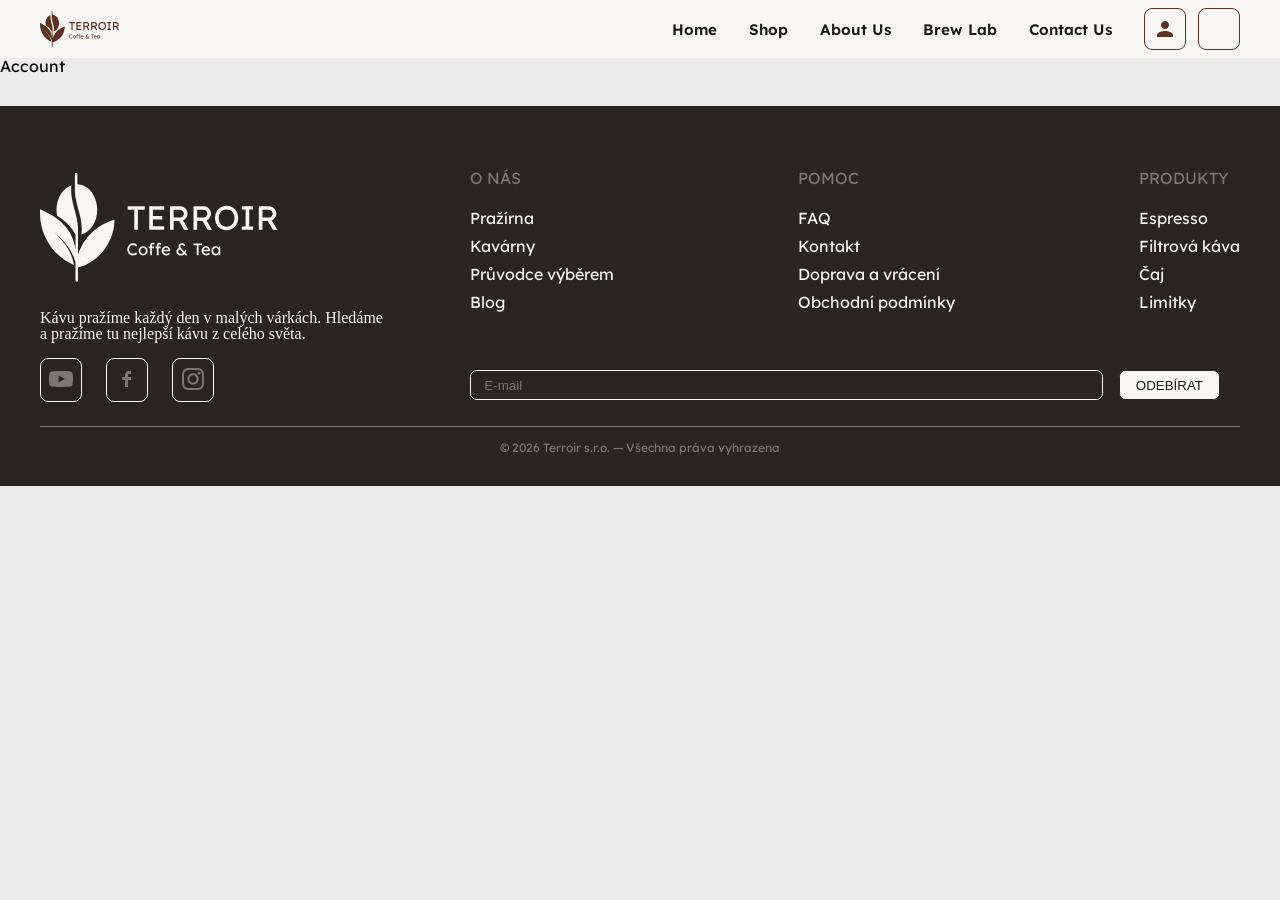
<file: pages/account.html>
<!DOCTYPE html>
<html lang="cs">

<head>
    <meta charset="UTF-8">
    <meta name="viewport" content="width=device-width, initial-scale=1.0">
    <title>Terroir - Account</title>
    <link rel="stylesheet" href="../styles/style.css">
    <link rel="icon" type="image/png" href="/media/favicon/favicon-96x96.png" sizes="96x96" />
    <link rel="icon" type="image/svg+xml" href="/media/favicon/favicon.svg" />
    <link rel="shortcut icon" href="/media/favicon/favicon.ico" />
    <link rel="apple-touch-icon" sizes="180x180" href="/media/favicon/apple-touch-icon.png" />
    <meta name="apple-mobile-web-app-title" content="Terroir" />
    <link rel="manifest" href="/media/favicon/site.webmanifest" />
</head>

<body>
    <header class="navbar">
        <div class="navbar__content">

            <a href="../index.html" class="logo" aria-label="Terroir Home">
                <svg viewBox="0 0 80 38" fill="none" xmlns="http://www.w3.org/2000/svg">
                    <path fill-rule="evenodd" clip-rule="evenodd"
                        d="M10.4747 5.05859C10.0949 7.93807 10.8034 10.5996 11.4933 13.1387C12.0578 15.2161 12.6045 17.2122 12.6622 19.2783C12.6627 19.2864 12.6652 19.2945 12.6652 19.3027V28.2842C14.4878 22.6081 19.0771 18.1745 24.8458 16.5791C24.7225 24.227 19.5982 30.6307 12.6652 32.5381V36.8564C12.6651 37.0879 12.4777 37.2763 12.2462 37.2764C12.0152 37.2759 11.8274 37.0876 11.8273 36.8564V30.8037C10.7569 26.6408 7.86964 23.2818 4.60462 20.7598C4.4175 20.6159 4.22492 20.4726 4.02845 20.3291C4.21772 20.482 4.40272 20.6352 4.58216 20.7881C7.82716 23.5503 10.564 27.2038 11.2677 31.3613C11.2838 31.4697 11.2981 31.584 11.3097 31.6943C3.99928 28.4357 -0.496912 21.1515 0.0450544 13.0752C5.99153 15.7415 10.7499 19.2096 11.8273 26.3877V21.4883C10.3382 18.8958 8.25472 16.7356 5.70228 15.2715C5.57332 14.6183 5.50404 13.9353 5.50404 13.2324C5.50421 9.33445 7.60852 6.05161 10.4747 5.05859ZM12.0509 0.998047C12.2824 0.99807 12.4699 1.18546 12.4699 1.41699V4.75586C16.1363 4.87389 19.08 8.62214 19.0802 13.2324C19.0802 17.2718 16.8197 20.6492 13.7941 21.5039C14.2532 18.3764 13.4425 15.5147 12.7072 12.8086C12.1981 10.9352 11.7243 9.13256 11.6388 7.29004C11.6354 7.26865 11.632 7.24692 11.632 7.22461V7.02539C11.6258 6.78662 11.6238 6.54716 11.632 6.30664V1.41699C11.632 1.18572 11.8197 0.998496 12.0509 0.998047Z"
                        fill="currentColor" />
                    <path
                        d="M31.4231 19.9503V13.2337H29.2143V12.0616H34.9167V13.2337H32.6402V19.9503H31.4231ZM36.4174 19.9503V12.0616H41.3873V13.2337H37.6346V18.7783H41.3873V19.9503H36.4174ZM36.9697 16.4906V15.3185H40.7675V16.4906H36.9697ZM43.3399 19.9503V12.0616H46.6982C47.149 12.0616 47.5622 12.1743 47.9378 12.3997C48.321 12.6176 48.6253 12.9181 48.8507 13.3013C49.0761 13.6769 49.1888 14.1014 49.1888 14.5747C49.1888 15.003 49.0761 15.4012 48.8507 15.7693C48.6253 16.1374 48.3248 16.4342 47.9491 16.6596C47.5735 16.8775 47.1565 16.9864 46.6982 16.9864H44.557V19.9503H43.3399ZM48.028 19.9503L46.022 16.3891L47.2729 16.1074L49.5043 19.9616L48.028 19.9503ZM44.557 15.8144H46.8109C47.0288 15.8144 47.2241 15.7618 47.3969 15.6566C47.5697 15.5439 47.7049 15.3937 47.8026 15.2058C47.9003 15.0105 47.9491 14.7964 47.9491 14.5635C47.9491 14.3005 47.8853 14.0714 47.7575 13.876C47.6373 13.6732 47.4645 13.5154 47.2391 13.4027C47.0213 13.29 46.7733 13.2337 46.4953 13.2337H44.557V15.8144ZM51.1757 19.9503V12.0616H54.5341C54.9848 12.0616 55.3981 12.1743 55.7737 12.3997C56.1569 12.6176 56.4612 12.9181 56.6866 13.3013C56.9119 13.6769 57.0246 14.1014 57.0246 14.5747C57.0246 15.003 56.9119 15.4012 56.6866 15.7693C56.4612 16.1374 56.1606 16.4342 55.785 16.6596C55.4093 16.8775 54.9924 16.9864 54.5341 16.9864H52.3928V19.9503H51.1757ZM55.8639 19.9503L53.8579 16.3891L55.1088 16.1074L57.3402 19.9616L55.8639 19.9503ZM52.3928 15.8144H54.6468C54.8646 15.8144 55.06 15.7618 55.2328 15.6566C55.4056 15.5439 55.5408 15.3937 55.6385 15.2058C55.7362 15.0105 55.785 14.7964 55.785 14.5635C55.785 14.3005 55.7211 14.0714 55.5934 13.876C55.4732 13.6732 55.3004 13.5154 55.075 13.4027C54.8571 13.29 54.6092 13.2337 54.3312 13.2337H52.3928V15.8144ZM62.2035 20.063C61.6476 20.063 61.1329 19.9616 60.6596 19.7587C60.1938 19.5559 59.7843 19.2741 59.4312 18.9135C59.0856 18.5454 58.8151 18.1171 58.6198 17.6288C58.432 17.1329 58.3381 16.592 58.3381 16.006C58.3381 15.42 58.432 14.8828 58.6198 14.3944C58.8151 13.8986 59.0856 13.4703 59.4312 13.1097C59.7843 12.7416 60.1938 12.4561 60.6596 12.2532C61.1329 12.0504 61.6476 11.9489 62.2035 11.9489C62.7595 11.9489 63.2704 12.0504 63.7362 12.2532C64.2095 12.4561 64.619 12.7416 64.9646 13.1097C65.3177 13.4778 65.5882 13.9098 65.776 14.4057C65.9713 14.894 66.069 15.4275 66.069 16.006C66.069 16.5845 65.9713 17.1217 65.776 17.6175C65.5882 18.1059 65.3177 18.5341 64.9646 18.9022C64.619 19.2704 64.2095 19.5559 63.7362 19.7587C63.2704 19.9616 62.7595 20.063 62.2035 20.063ZM62.2035 18.8797C62.5867 18.8797 62.9361 18.8083 63.2516 18.6656C63.5747 18.5228 63.8526 18.3237 64.0855 18.0683C64.3185 17.8053 64.4988 17.5011 64.6265 17.1555C64.7617 16.8024 64.8293 16.4192 64.8293 16.006C64.8293 15.5928 64.7617 15.2133 64.6265 14.8677C64.4988 14.5146 64.3185 14.2104 64.0855 13.9549C63.8526 13.692 63.5747 13.4891 63.2516 13.3464C62.9361 13.2036 62.5867 13.1322 62.2035 13.1322C61.8204 13.1322 61.4673 13.2036 61.1442 13.3464C60.8286 13.4891 60.5507 13.6882 60.3102 13.9436C60.0773 14.1991 59.897 14.5034 59.7693 14.8565C59.6416 15.2021 59.5777 15.5852 59.5777 16.006C59.5777 16.4192 59.6416 16.8024 59.7693 17.1555C59.897 17.5086 60.0773 17.8129 60.3102 18.0683C60.5507 18.3237 60.8286 18.5228 61.1442 18.6656C61.4673 18.8083 61.8204 18.8797 62.2035 18.8797ZM67.2588 19.9503V18.8234H68.5323V13.1886H67.2588V12.0616H71.0228V13.1886H69.7494V18.8234H71.0228V19.9503H67.2588ZM72.9335 19.9503V12.0616H76.2918C76.7426 12.0616 77.1558 12.1743 77.5315 12.3997C77.9146 12.6176 78.2189 12.9181 78.4443 13.3013C78.6697 13.6769 78.7824 14.1014 78.7824 14.5747C78.7824 15.003 78.6697 15.4012 78.4443 15.7693C78.2189 16.1374 77.9184 16.4342 77.5427 16.6596C77.1671 16.8775 76.7501 16.9864 76.2918 16.9864H74.1506V19.9503H72.9335ZM77.6216 19.9503L75.6156 16.3891L76.8666 16.1074L79.0979 19.9616L77.6216 19.9503ZM74.1506 15.8144H76.4045C76.6224 15.8144 76.8177 15.7618 76.9905 15.6566C77.1633 15.5439 77.2986 15.3937 77.3962 15.2058C77.4939 15.0105 77.5427 14.7964 77.5427 14.5635C77.5427 14.3005 77.4789 14.0714 77.3511 13.876C77.2309 13.6732 77.0581 13.5154 76.8327 13.4027C76.6149 13.29 76.3669 13.2337 76.089 13.2337H74.1506V15.8144Z"
                        fill="currentColor" />
                    <path
                        d="M30.9723 28.4744C30.6981 28.4744 30.4464 28.4256 30.2173 28.3279C29.9881 28.2303 29.789 28.0913 29.62 27.911C29.4509 27.7269 29.3194 27.5109 29.2255 27.263C29.1354 27.015 29.0903 26.7427 29.0903 26.4459C29.0903 26.1642 29.1391 25.9031 29.2368 25.6627C29.3382 25.4185 29.4772 25.2044 29.6538 25.0203C29.8303 24.8362 30.0351 24.6935 30.268 24.5921C30.5009 24.4906 30.7526 24.4399 31.023 24.4399C31.2146 24.4399 31.4006 24.47 31.5809 24.5301C31.7649 24.5864 31.9302 24.6672 32.0767 24.7724C32.227 24.8738 32.3491 24.9903 32.443 25.1217L32.0373 25.5444C31.9283 25.4354 31.8175 25.3453 31.7048 25.2739C31.5959 25.1988 31.4832 25.1424 31.3667 25.1048C31.2541 25.0673 31.1395 25.0485 31.023 25.0485C30.839 25.0485 30.6662 25.0842 30.5046 25.1556C30.3469 25.2232 30.2079 25.319 30.0877 25.4429C29.9712 25.5669 29.8792 25.7153 29.8115 25.8881C29.7439 26.0571 29.7101 26.2431 29.7101 26.4459C29.7101 26.66 29.7421 26.8554 29.8059 27.0319C29.8735 27.2047 29.9674 27.3531 30.0877 27.4771C30.2079 27.601 30.3506 27.6968 30.5159 27.7645C30.6849 27.8283 30.8709 27.8602 31.0737 27.8602C31.1977 27.8602 31.3198 27.8433 31.44 27.8095C31.5602 27.7757 31.6729 27.7269 31.7781 27.663C31.8833 27.5992 31.9791 27.524 32.0655 27.4376L32.3697 27.9335C32.2833 28.0349 32.165 28.127 32.0147 28.2096C31.8682 28.2922 31.703 28.358 31.5189 28.4068C31.3386 28.4519 31.1564 28.4744 30.9723 28.4744ZM34.3797 28.4744C34.0905 28.4744 33.8313 28.4087 33.6021 28.2772C33.3767 28.142 33.1983 27.9598 33.0668 27.7306C32.9353 27.4977 32.8696 27.2329 32.8696 26.9361C32.8696 26.6394 32.9353 26.3764 33.0668 26.1473C33.1983 25.9144 33.3767 25.7322 33.6021 25.6007C33.8313 25.4655 34.0905 25.3978 34.3797 25.3978C34.6652 25.3978 34.9207 25.4655 35.1461 25.6007C35.3752 25.7322 35.5555 25.9144 35.687 26.1473C35.8185 26.3764 35.8842 26.6394 35.8842 26.9361C35.8842 27.2329 35.8185 27.4977 35.687 27.7306C35.5555 27.9598 35.3752 28.142 35.1461 28.2772C34.9207 28.4087 34.6652 28.4744 34.3797 28.4744ZM34.3797 27.9448C34.5563 27.9448 34.7141 27.9016 34.853 27.8152C34.992 27.725 35.101 27.6048 35.1799 27.4545C35.2588 27.3005 35.2963 27.1277 35.2926 26.9361C35.2963 26.7408 35.2588 26.568 35.1799 26.4177C35.101 26.2637 34.992 26.1435 34.853 26.0571C34.7141 25.9707 34.5563 25.9275 34.3797 25.9275C34.2032 25.9275 34.0435 25.9726 33.9008 26.0628C33.7618 26.1492 33.6528 26.2694 33.574 26.4234C33.4951 26.5736 33.4575 26.7446 33.4613 26.9361C33.4575 27.1277 33.4951 27.3005 33.574 27.4545C33.6528 27.6048 33.7618 27.725 33.9008 27.8152C34.0435 27.9016 34.2032 27.9448 34.3797 27.9448ZM36.7278 28.4181V25.1274C36.7278 24.9583 36.7653 24.8081 36.8405 24.6766C36.9156 24.5451 37.0189 24.4418 37.1504 24.3667C37.2818 24.2916 37.434 24.254 37.6068 24.254C37.727 24.254 37.8397 24.2765 37.9449 24.3216C38.0501 24.3667 38.1346 24.4268 38.1984 24.5019L38.0012 24.9471C37.9524 24.902 37.8979 24.8663 37.8378 24.84C37.7815 24.81 37.727 24.7949 37.6744 24.7949C37.5955 24.7949 37.5279 24.8081 37.4715 24.8344C37.419 24.8569 37.3795 24.8945 37.3532 24.9471C37.3269 24.9959 37.3138 25.056 37.3138 25.1274V28.4181H37.0208C36.9719 28.4181 36.9231 28.4181 36.8743 28.4181C36.8254 28.4181 36.7766 28.4181 36.7278 28.4181ZM36.2544 26.0458V25.5105H38.0125V26.0458H36.2544ZM38.9422 28.4181V25.1274C38.9422 24.9583 38.9798 24.8081 39.0549 24.6766C39.1301 24.5451 39.2334 24.4418 39.3648 24.3667C39.4963 24.2916 39.6485 24.254 39.8213 24.254C39.9415 24.254 40.0542 24.2765 40.1593 24.3216C40.2645 24.3667 40.349 24.4268 40.4129 24.5019L40.2157 24.9471C40.1669 24.902 40.1124 24.8663 40.0523 24.84C39.9959 24.81 39.9415 24.7949 39.8889 24.7949C39.81 24.7949 39.7424 24.8081 39.686 24.8344C39.6334 24.8569 39.594 24.8945 39.5677 24.9471C39.5414 24.9959 39.5282 25.056 39.5282 25.1274V28.4181H39.2352C39.1864 28.4181 39.1376 28.4181 39.0887 28.4181C39.0399 28.4181 38.9911 28.4181 38.9422 28.4181ZM38.4689 26.0458V25.5105H40.227V26.0458H38.4689ZM42.1067 28.4744C41.8025 28.4744 41.532 28.4106 41.2953 28.2829C41.0624 28.1514 40.8783 27.9729 40.7431 27.7476C40.6116 27.5222 40.5459 27.263 40.5459 26.97C40.5459 26.737 40.5835 26.5248 40.6586 26.3332C40.7337 26.1416 40.837 25.9764 40.9685 25.8374C41.1037 25.6946 41.2634 25.5857 41.4475 25.5105C41.6353 25.4317 41.8381 25.3922 42.056 25.3922C42.2476 25.3922 42.426 25.4298 42.5913 25.5049C42.7566 25.5763 42.8994 25.6758 43.0196 25.8036C43.1435 25.9313 43.2374 26.0834 43.3013 26.26C43.3689 26.4328 43.4009 26.6225 43.3971 26.8291L43.3915 27.077H40.9741L40.8445 26.615H42.89L42.8054 26.7108V26.5755C42.7942 26.4516 42.7529 26.3407 42.6815 26.2431C42.6101 26.1454 42.5199 26.0684 42.411 26.012C42.3021 25.9557 42.1837 25.9275 42.056 25.9275C41.8532 25.9275 41.6822 25.967 41.5433 26.0458C41.4043 26.121 41.2991 26.2337 41.2277 26.3839C41.1563 26.5304 41.1206 26.7126 41.1206 26.9305C41.1206 27.1371 41.1638 27.3174 41.2502 27.4714C41.3366 27.6217 41.4587 27.7382 41.6165 27.8208C41.7743 27.9034 41.9565 27.9448 42.1631 27.9448C42.3096 27.9448 42.4448 27.9204 42.5688 27.8715C42.6965 27.8227 42.8336 27.7344 42.9801 27.6067L43.2731 28.018C43.183 28.1082 43.0722 28.1871 42.9407 28.2547C42.813 28.3223 42.6758 28.3768 42.5293 28.4181C42.3866 28.4557 42.2457 28.4744 42.1067 28.4744ZM48.4414 28.4181L47.9286 27.8715L47.8385 27.7701L46.8637 26.6826C46.7698 26.5774 46.6796 26.4703 46.5932 26.3614C46.5068 26.2487 46.4298 26.1379 46.3622 26.0289C46.2983 25.92 46.2457 25.8148 46.2044 25.7134C46.1668 25.6082 46.1481 25.5105 46.1481 25.4204C46.1481 25.2288 46.1969 25.0579 46.2946 24.9076C46.396 24.7536 46.5331 24.6334 46.7059 24.547C46.8825 24.4606 47.0853 24.4174 47.3145 24.4174C47.4835 24.4174 47.6413 24.4493 47.7878 24.5132C47.9343 24.5733 48.0601 24.6597 48.1653 24.7724C48.2742 24.8813 48.3531 25.009 48.402 25.1556L47.9625 25.4373C47.8911 25.2645 47.8028 25.1386 47.6976 25.0598C47.5962 24.9809 47.4685 24.9414 47.3145 24.9414C47.198 24.9414 47.1003 24.9602 47.0214 24.9978C46.9426 25.0316 46.8825 25.0823 46.8411 25.1499C46.7998 25.2175 46.7792 25.3021 46.7792 25.4035C46.7792 25.4861 46.8017 25.5782 46.8468 25.6796C46.8956 25.7773 46.9557 25.8768 47.0271 25.9782C47.0985 26.0797 47.1717 26.1736 47.2468 26.26C47.322 26.3464 47.3877 26.4215 47.4441 26.4854L48.2273 27.3588L48.3907 27.5391L49.1965 28.4181H48.4414ZM46.9257 28.4744C46.6589 28.4744 46.4166 28.4181 46.1988 28.3054C45.9809 28.1889 45.8062 28.0368 45.6747 27.849C45.547 27.6574 45.4832 27.4489 45.4832 27.2235C45.4832 26.9268 45.5639 26.6694 45.7254 26.4516C45.8907 26.2337 46.1312 26.0665 46.4467 25.9501L46.8073 26.3839C46.5669 26.4365 46.3885 26.5248 46.272 26.6488C46.1556 26.769 46.0973 26.9324 46.0973 27.139C46.0973 27.2968 46.1349 27.4358 46.21 27.556C46.2852 27.6762 46.3922 27.7701 46.5312 27.8377C46.674 27.9053 46.843 27.9391 47.0384 27.9391C47.2074 27.9391 47.3614 27.9072 47.5004 27.8433C47.6432 27.7757 47.7709 27.6818 47.8836 27.5616C47.9963 27.4414 48.0883 27.2968 48.1597 27.1277C48.2348 26.9587 48.2893 26.7709 48.3231 26.5642H48.8415C48.8114 26.7934 48.757 27.0056 48.6781 27.201C48.6029 27.3963 48.5072 27.5729 48.3907 27.7306C48.278 27.8884 48.1465 28.0237 47.9963 28.1364C47.8498 28.2453 47.6864 28.3298 47.506 28.3899C47.3257 28.4463 47.1323 28.4744 46.9257 28.4744ZM52.2479 28.4181V25.0598H51.1435V24.4737H53.9947V25.0598H52.8564V28.4181H52.2479ZM55.4178 28.4744C55.1135 28.4744 54.8431 28.4106 54.6064 28.2829C54.3735 28.1514 54.1894 27.9729 54.0542 27.7476C53.9227 27.5222 53.857 27.263 53.857 26.97C53.857 26.737 53.8945 26.5248 53.9697 26.3332C54.0448 26.1416 54.1481 25.9764 54.2796 25.8374C54.4148 25.6946 54.5745 25.5857 54.7585 25.5105C54.9464 25.4317 55.1492 25.3922 55.3671 25.3922C55.5587 25.3922 55.7371 25.4298 55.9024 25.5049C56.0677 25.5763 56.2104 25.6758 56.3306 25.8036C56.4546 25.9313 56.5485 26.0834 56.6124 26.26C56.68 26.4328 56.7119 26.6225 56.7082 26.8291L56.7025 27.077H54.2852L54.1556 26.615H56.201L56.1165 26.7108V26.5755C56.1052 26.4516 56.0639 26.3407 55.9926 26.2431C55.9212 26.1454 55.831 26.0684 55.7221 26.012C55.6131 25.9557 55.4948 25.9275 55.3671 25.9275C55.1642 25.9275 54.9933 25.967 54.8543 26.0458C54.7153 26.121 54.6102 26.2337 54.5388 26.3839C54.4674 26.5304 54.4317 26.7126 54.4317 26.9305C54.4317 27.1371 54.4749 27.3174 54.5613 27.4714C54.6477 27.6217 54.7698 27.7382 54.9276 27.8208C55.0854 27.9034 55.2675 27.9448 55.4742 27.9448C55.6207 27.9448 55.7559 27.9204 55.8799 27.8715C56.0076 27.8227 56.1447 27.7344 56.2912 27.6067L56.5842 28.018C56.494 28.1082 56.3832 28.1871 56.2518 28.2547C56.124 28.3223 55.9869 28.3768 55.8404 28.4181C55.6977 28.4557 55.5568 28.4744 55.4178 28.4744ZM58.4771 28.4744C58.233 28.4744 58.0095 28.4068 57.8066 28.2716C57.6075 28.1364 57.4479 27.9523 57.3276 27.7194C57.2074 27.4865 57.1473 27.2235 57.1473 26.9305C57.1473 26.6337 57.2074 26.3708 57.3276 26.1416C57.4516 25.9087 57.6169 25.7265 57.8235 25.5951C58.0339 25.4636 58.2687 25.3978 58.5279 25.3978C58.6819 25.3978 58.8227 25.4204 58.9505 25.4655C59.0782 25.5105 59.189 25.5744 59.2829 25.657C59.3806 25.7359 59.4595 25.828 59.5196 25.9332C59.5834 26.0383 59.6229 26.151 59.6379 26.2712L59.5083 26.2262V25.4598H60.0943V28.4181H59.5083V27.7137L59.6435 27.6743C59.621 27.7757 59.574 27.8753 59.5027 27.9729C59.4351 28.0669 59.3468 28.1514 59.2378 28.2265C59.1326 28.3016 59.0143 28.3617 58.8828 28.4068C58.7551 28.4519 58.6199 28.4744 58.4771 28.4744ZM58.6293 27.9391C58.8058 27.9391 58.9617 27.8959 59.097 27.8095C59.2322 27.7231 59.3374 27.6048 59.4125 27.4545C59.4914 27.3005 59.5308 27.1258 59.5308 26.9305C59.5308 26.7389 59.4914 26.568 59.4125 26.4177C59.3374 26.2675 59.2322 26.1492 59.097 26.0628C58.9617 25.9764 58.8058 25.9332 58.6293 25.9332C58.4565 25.9332 58.3025 25.9764 58.1672 26.0628C58.0357 26.1492 57.9306 26.2675 57.8517 26.4177C57.7765 26.568 57.739 26.7389 57.739 26.9305C57.739 27.1258 57.7765 27.3005 57.8517 27.4545C57.9306 27.6048 58.0357 27.7231 58.1672 27.8095C58.3025 27.8959 58.4565 27.9391 58.6293 27.9391Z"
                        fill="currentColor" />
                </svg>

            </a>
            <nav class="nav-links" aria-label="Hlavní navigace">
                <menu>
                    <li><a href="../index.html" >Home</a></li>
                    <li><a href="./shop.html">Shop</a></li>
                    <li><a href="./about_us.html">About Us</a></li>
                    <li><a href="./brew_lab.html">Brew Lab</a></li>
                    <li><a href="./contact_us.html">Contact Us</a></li>
                </menu>
            </nav>
            <div class="nav-actions" role="group" aria-label="Akce v záhlaví">
                <a class="icon-btn" href="./account.html" aria-label="Účet" aria-current="page">
                    <svg width="24" height="24" viewBox="0 0 24 24" fill="none" xmlns="http://www.w3.org/2000/svg">
                        <path
                            d="M12 12C14.21 12 16 10.21 16 8C16 5.79 14.21 4 12 4C9.79 4 8 5.79 8 8C8 10.21 9.79 12 12 12ZM12 14C9.33 14 4 15.34 4 18V20H20V18C20 15.34 14.67 14 12 14Z"
                            fill="currentColor" />
                    </svg>

                </a>
                <a class="icon-btn" href="./account/checkout.html" aria-label="Košík">
                    <svg class="icon" width="24" height="24">
                        <use href="../media/icons/icon__cart.svg"></use>
                    </svg>
                </a>
                <a class="hamburger" href="#">
                    <svg class="icon" width="24" height="24" aria-label="Otevřít menu">
                        <use href="../media/icons/icon__hamburger--closed.svg"></use>
                    </svg>
                </a>
            </div>

            <nav class="mobile-dropdown" id="mobile-menu">
                <menu>
                    <li><a href="../index.html">Home</a></li>
                    <li><a href="./shop.html">Shop</a></li>
                    <li><a href="./about_us.html">About Us</a></li>
                    <li><a href="./brew_lab.html">Brew Lab</a></li>
                    <li><a href="./contact_us.html">Contact Us</a></li>
                </menu>
            </nav>
        </div>
    </header>

    <h1>Account</h1>

    <footer class="footer">
        <div class="footer__content">
            <div class="footer__layout">
                <div class="footer__brand">
                    <a href="../index.html" class="footer__logo " aria-label="Terroir Home">
                        <svg viewBox="0 0 80 38" fill="none" xmlns="http://www.w3.org/2000/svg">
                            <path fill-rule="evenodd" clip-rule="evenodd"
                                d="M10.4747 5.05859C10.0949 7.93807 10.8034 10.5996 11.4933 13.1387C12.0578 15.2161 12.6045 17.2122 12.6622 19.2783C12.6627 19.2864 12.6652 19.2945 12.6652 19.3027V28.2842C14.4878 22.6081 19.0771 18.1745 24.8458 16.5791C24.7225 24.227 19.5982 30.6307 12.6652 32.5381V36.8564C12.6651 37.0879 12.4777 37.2763 12.2462 37.2764C12.0152 37.2759 11.8274 37.0876 11.8273 36.8564V30.8037C10.7569 26.6408 7.86964 23.2818 4.60462 20.7598C4.4175 20.6159 4.22492 20.4726 4.02845 20.3291C4.21772 20.482 4.40272 20.6352 4.58216 20.7881C7.82716 23.5503 10.564 27.2038 11.2677 31.3613C11.2838 31.4697 11.2981 31.584 11.3097 31.6943C3.99928 28.4357 -0.496912 21.1515 0.0450544 13.0752C5.99153 15.7415 10.7499 19.2096 11.8273 26.3877V21.4883C10.3382 18.8958 8.25472 16.7356 5.70228 15.2715C5.57332 14.6183 5.50404 13.9353 5.50404 13.2324C5.50421 9.33445 7.60852 6.05161 10.4747 5.05859ZM12.0509 0.998047C12.2824 0.99807 12.4699 1.18546 12.4699 1.41699V4.75586C16.1363 4.87389 19.08 8.62214 19.0802 13.2324C19.0802 17.2718 16.8197 20.6492 13.7941 21.5039C14.2532 18.3764 13.4425 15.5147 12.7072 12.8086C12.1981 10.9352 11.7243 9.13256 11.6388 7.29004C11.6354 7.26865 11.632 7.24692 11.632 7.22461V7.02539C11.6258 6.78662 11.6238 6.54716 11.632 6.30664V1.41699C11.632 1.18572 11.8197 0.998496 12.0509 0.998047Z"
                                fill="currentColor" />
                            <path
                                d="M31.4231 19.9503V13.2337H29.2143V12.0616H34.9167V13.2337H32.6402V19.9503H31.4231ZM36.4174 19.9503V12.0616H41.3873V13.2337H37.6346V18.7783H41.3873V19.9503H36.4174ZM36.9697 16.4906V15.3185H40.7675V16.4906H36.9697ZM43.3399 19.9503V12.0616H46.6982C47.149 12.0616 47.5622 12.1743 47.9378 12.3997C48.321 12.6176 48.6253 12.9181 48.8507 13.3013C49.0761 13.6769 49.1888 14.1014 49.1888 14.5747C49.1888 15.003 49.0761 15.4012 48.8507 15.7693C48.6253 16.1374 48.3248 16.4342 47.9491 16.6596C47.5735 16.8775 47.1565 16.9864 46.6982 16.9864H44.557V19.9503H43.3399ZM48.028 19.9503L46.022 16.3891L47.2729 16.1074L49.5043 19.9616L48.028 19.9503ZM44.557 15.8144H46.8109C47.0288 15.8144 47.2241 15.7618 47.3969 15.6566C47.5697 15.5439 47.7049 15.3937 47.8026 15.2058C47.9003 15.0105 47.9491 14.7964 47.9491 14.5635C47.9491 14.3005 47.8853 14.0714 47.7575 13.876C47.6373 13.6732 47.4645 13.5154 47.2391 13.4027C47.0213 13.29 46.7733 13.2337 46.4953 13.2337H44.557V15.8144ZM51.1757 19.9503V12.0616H54.5341C54.9848 12.0616 55.3981 12.1743 55.7737 12.3997C56.1569 12.6176 56.4612 12.9181 56.6866 13.3013C56.9119 13.6769 57.0246 14.1014 57.0246 14.5747C57.0246 15.003 56.9119 15.4012 56.6866 15.7693C56.4612 16.1374 56.1606 16.4342 55.785 16.6596C55.4093 16.8775 54.9924 16.9864 54.5341 16.9864H52.3928V19.9503H51.1757ZM55.8639 19.9503L53.8579 16.3891L55.1088 16.1074L57.3402 19.9616L55.8639 19.9503ZM52.3928 15.8144H54.6468C54.8646 15.8144 55.06 15.7618 55.2328 15.6566C55.4056 15.5439 55.5408 15.3937 55.6385 15.2058C55.7362 15.0105 55.785 14.7964 55.785 14.5635C55.785 14.3005 55.7211 14.0714 55.5934 13.876C55.4732 13.6732 55.3004 13.5154 55.075 13.4027C54.8571 13.29 54.6092 13.2337 54.3312 13.2337H52.3928V15.8144ZM62.2035 20.063C61.6476 20.063 61.1329 19.9616 60.6596 19.7587C60.1938 19.5559 59.7843 19.2741 59.4312 18.9135C59.0856 18.5454 58.8151 18.1171 58.6198 17.6288C58.432 17.1329 58.3381 16.592 58.3381 16.006C58.3381 15.42 58.432 14.8828 58.6198 14.3944C58.8151 13.8986 59.0856 13.4703 59.4312 13.1097C59.7843 12.7416 60.1938 12.4561 60.6596 12.2532C61.1329 12.0504 61.6476 11.9489 62.2035 11.9489C62.7595 11.9489 63.2704 12.0504 63.7362 12.2532C64.2095 12.4561 64.619 12.7416 64.9646 13.1097C65.3177 13.4778 65.5882 13.9098 65.776 14.4057C65.9713 14.894 66.069 15.4275 66.069 16.006C66.069 16.5845 65.9713 17.1217 65.776 17.6175C65.5882 18.1059 65.3177 18.5341 64.9646 18.9022C64.619 19.2704 64.2095 19.5559 63.7362 19.7587C63.2704 19.9616 62.7595 20.063 62.2035 20.063ZM62.2035 18.8797C62.5867 18.8797 62.9361 18.8083 63.2516 18.6656C63.5747 18.5228 63.8526 18.3237 64.0855 18.0683C64.3185 17.8053 64.4988 17.5011 64.6265 17.1555C64.7617 16.8024 64.8293 16.4192 64.8293 16.006C64.8293 15.5928 64.7617 15.2133 64.6265 14.8677C64.4988 14.5146 64.3185 14.2104 64.0855 13.9549C63.8526 13.692 63.5747 13.4891 63.2516 13.3464C62.9361 13.2036 62.5867 13.1322 62.2035 13.1322C61.8204 13.1322 61.4673 13.2036 61.1442 13.3464C60.8286 13.4891 60.5507 13.6882 60.3102 13.9436C60.0773 14.1991 59.897 14.5034 59.7693 14.8565C59.6416 15.2021 59.5777 15.5852 59.5777 16.006C59.5777 16.4192 59.6416 16.8024 59.7693 17.1555C59.897 17.5086 60.0773 17.8129 60.3102 18.0683C60.5507 18.3237 60.8286 18.5228 61.1442 18.6656C61.4673 18.8083 61.8204 18.8797 62.2035 18.8797ZM67.2588 19.9503V18.8234H68.5323V13.1886H67.2588V12.0616H71.0228V13.1886H69.7494V18.8234H71.0228V19.9503H67.2588ZM72.9335 19.9503V12.0616H76.2918C76.7426 12.0616 77.1558 12.1743 77.5315 12.3997C77.9146 12.6176 78.2189 12.9181 78.4443 13.3013C78.6697 13.6769 78.7824 14.1014 78.7824 14.5747C78.7824 15.003 78.6697 15.4012 78.4443 15.7693C78.2189 16.1374 77.9184 16.4342 77.5427 16.6596C77.1671 16.8775 76.7501 16.9864 76.2918 16.9864H74.1506V19.9503H72.9335ZM77.6216 19.9503L75.6156 16.3891L76.8666 16.1074L79.0979 19.9616L77.6216 19.9503ZM74.1506 15.8144H76.4045C76.6224 15.8144 76.8177 15.7618 76.9905 15.6566C77.1633 15.5439 77.2986 15.3937 77.3962 15.2058C77.4939 15.0105 77.5427 14.7964 77.5427 14.5635C77.5427 14.3005 77.4789 14.0714 77.3511 13.876C77.2309 13.6732 77.0581 13.5154 76.8327 13.4027C76.6149 13.29 76.3669 13.2337 76.089 13.2337H74.1506V15.8144Z"
                                fill="currentColor" />
                            <path
                                d="M30.9723 28.4744C30.6981 28.4744 30.4464 28.4256 30.2173 28.3279C29.9881 28.2303 29.789 28.0913 29.62 27.911C29.4509 27.7269 29.3194 27.5109 29.2255 27.263C29.1354 27.015 29.0903 26.7427 29.0903 26.4459C29.0903 26.1642 29.1391 25.9031 29.2368 25.6627C29.3382 25.4185 29.4772 25.2044 29.6538 25.0203C29.8303 24.8362 30.0351 24.6935 30.268 24.5921C30.5009 24.4906 30.7526 24.4399 31.023 24.4399C31.2146 24.4399 31.4006 24.47 31.5809 24.5301C31.7649 24.5864 31.9302 24.6672 32.0767 24.7724C32.227 24.8738 32.3491 24.9903 32.443 25.1217L32.0373 25.5444C31.9283 25.4354 31.8175 25.3453 31.7048 25.2739C31.5959 25.1988 31.4832 25.1424 31.3667 25.1048C31.2541 25.0673 31.1395 25.0485 31.023 25.0485C30.839 25.0485 30.6662 25.0842 30.5046 25.1556C30.3469 25.2232 30.2079 25.319 30.0877 25.4429C29.9712 25.5669 29.8792 25.7153 29.8115 25.8881C29.7439 26.0571 29.7101 26.2431 29.7101 26.4459C29.7101 26.66 29.7421 26.8554 29.8059 27.0319C29.8735 27.2047 29.9674 27.3531 30.0877 27.4771C30.2079 27.601 30.3506 27.6968 30.5159 27.7645C30.6849 27.8283 30.8709 27.8602 31.0737 27.8602C31.1977 27.8602 31.3198 27.8433 31.44 27.8095C31.5602 27.7757 31.6729 27.7269 31.7781 27.663C31.8833 27.5992 31.9791 27.524 32.0655 27.4376L32.3697 27.9335C32.2833 28.0349 32.165 28.127 32.0147 28.2096C31.8682 28.2922 31.703 28.358 31.5189 28.4068C31.3386 28.4519 31.1564 28.4744 30.9723 28.4744ZM34.3797 28.4744C34.0905 28.4744 33.8313 28.4087 33.6021 28.2772C33.3767 28.142 33.1983 27.9598 33.0668 27.7306C32.9353 27.4977 32.8696 27.2329 32.8696 26.9361C32.8696 26.6394 32.9353 26.3764 33.0668 26.1473C33.1983 25.9144 33.3767 25.7322 33.6021 25.6007C33.8313 25.4655 34.0905 25.3978 34.3797 25.3978C34.6652 25.3978 34.9207 25.4655 35.1461 25.6007C35.3752 25.7322 35.5555 25.9144 35.687 26.1473C35.8185 26.3764 35.8842 26.6394 35.8842 26.9361C35.8842 27.2329 35.8185 27.4977 35.687 27.7306C35.5555 27.9598 35.3752 28.142 35.1461 28.2772C34.9207 28.4087 34.6652 28.4744 34.3797 28.4744ZM34.3797 27.9448C34.5563 27.9448 34.7141 27.9016 34.853 27.8152C34.992 27.725 35.101 27.6048 35.1799 27.4545C35.2588 27.3005 35.2963 27.1277 35.2926 26.9361C35.2963 26.7408 35.2588 26.568 35.1799 26.4177C35.101 26.2637 34.992 26.1435 34.853 26.0571C34.7141 25.9707 34.5563 25.9275 34.3797 25.9275C34.2032 25.9275 34.0435 25.9726 33.9008 26.0628C33.7618 26.1492 33.6528 26.2694 33.574 26.4234C33.4951 26.5736 33.4575 26.7446 33.4613 26.9361C33.4575 27.1277 33.4951 27.3005 33.574 27.4545C33.6528 27.6048 33.7618 27.725 33.9008 27.8152C34.0435 27.9016 34.2032 27.9448 34.3797 27.9448ZM36.7278 28.4181V25.1274C36.7278 24.9583 36.7653 24.8081 36.8405 24.6766C36.9156 24.5451 37.0189 24.4418 37.1504 24.3667C37.2818 24.2916 37.434 24.254 37.6068 24.254C37.727 24.254 37.8397 24.2765 37.9449 24.3216C38.0501 24.3667 38.1346 24.4268 38.1984 24.5019L38.0012 24.9471C37.9524 24.902 37.8979 24.8663 37.8378 24.84C37.7815 24.81 37.727 24.7949 37.6744 24.7949C37.5955 24.7949 37.5279 24.8081 37.4715 24.8344C37.419 24.8569 37.3795 24.8945 37.3532 24.9471C37.3269 24.9959 37.3138 25.056 37.3138 25.1274V28.4181H37.0208C36.9719 28.4181 36.9231 28.4181 36.8743 28.4181C36.8254 28.4181 36.7766 28.4181 36.7278 28.4181ZM36.2544 26.0458V25.5105H38.0125V26.0458H36.2544ZM38.9422 28.4181V25.1274C38.9422 24.9583 38.9798 24.8081 39.0549 24.6766C39.1301 24.5451 39.2334 24.4418 39.3648 24.3667C39.4963 24.2916 39.6485 24.254 39.8213 24.254C39.9415 24.254 40.0542 24.2765 40.1593 24.3216C40.2645 24.3667 40.349 24.4268 40.4129 24.5019L40.2157 24.9471C40.1669 24.902 40.1124 24.8663 40.0523 24.84C39.9959 24.81 39.9415 24.7949 39.8889 24.7949C39.81 24.7949 39.7424 24.8081 39.686 24.8344C39.6334 24.8569 39.594 24.8945 39.5677 24.9471C39.5414 24.9959 39.5282 25.056 39.5282 25.1274V28.4181H39.2352C39.1864 28.4181 39.1376 28.4181 39.0887 28.4181C39.0399 28.4181 38.9911 28.4181 38.9422 28.4181ZM38.4689 26.0458V25.5105H40.227V26.0458H38.4689ZM42.1067 28.4744C41.8025 28.4744 41.532 28.4106 41.2953 28.2829C41.0624 28.1514 40.8783 27.9729 40.7431 27.7476C40.6116 27.5222 40.5459 27.263 40.5459 26.97C40.5459 26.737 40.5835 26.5248 40.6586 26.3332C40.7337 26.1416 40.837 25.9764 40.9685 25.8374C41.1037 25.6946 41.2634 25.5857 41.4475 25.5105C41.6353 25.4317 41.8381 25.3922 42.056 25.3922C42.2476 25.3922 42.426 25.4298 42.5913 25.5049C42.7566 25.5763 42.8994 25.6758 43.0196 25.8036C43.1435 25.9313 43.2374 26.0834 43.3013 26.26C43.3689 26.4328 43.4009 26.6225 43.3971 26.8291L43.3915 27.077H40.9741L40.8445 26.615H42.89L42.8054 26.7108V26.5755C42.7942 26.4516 42.7529 26.3407 42.6815 26.2431C42.6101 26.1454 42.5199 26.0684 42.411 26.012C42.3021 25.9557 42.1837 25.9275 42.056 25.9275C41.8532 25.9275 41.6822 25.967 41.5433 26.0458C41.4043 26.121 41.2991 26.2337 41.2277 26.3839C41.1563 26.5304 41.1206 26.7126 41.1206 26.9305C41.1206 27.1371 41.1638 27.3174 41.2502 27.4714C41.3366 27.6217 41.4587 27.7382 41.6165 27.8208C41.7743 27.9034 41.9565 27.9448 42.1631 27.9448C42.3096 27.9448 42.4448 27.9204 42.5688 27.8715C42.6965 27.8227 42.8336 27.7344 42.9801 27.6067L43.2731 28.018C43.183 28.1082 43.0722 28.1871 42.9407 28.2547C42.813 28.3223 42.6758 28.3768 42.5293 28.4181C42.3866 28.4557 42.2457 28.4744 42.1067 28.4744ZM48.4414 28.4181L47.9286 27.8715L47.8385 27.7701L46.8637 26.6826C46.7698 26.5774 46.6796 26.4703 46.5932 26.3614C46.5068 26.2487 46.4298 26.1379 46.3622 26.0289C46.2983 25.92 46.2457 25.8148 46.2044 25.7134C46.1668 25.6082 46.1481 25.5105 46.1481 25.4204C46.1481 25.2288 46.1969 25.0579 46.2946 24.9076C46.396 24.7536 46.5331 24.6334 46.7059 24.547C46.8825 24.4606 47.0853 24.4174 47.3145 24.4174C47.4835 24.4174 47.6413 24.4493 47.7878 24.5132C47.9343 24.5733 48.0601 24.6597 48.1653 24.7724C48.2742 24.8813 48.3531 25.009 48.402 25.1556L47.9625 25.4373C47.8911 25.2645 47.8028 25.1386 47.6976 25.0598C47.5962 24.9809 47.4685 24.9414 47.3145 24.9414C47.198 24.9414 47.1003 24.9602 47.0214 24.9978C46.9426 25.0316 46.8825 25.0823 46.8411 25.1499C46.7998 25.2175 46.7792 25.3021 46.7792 25.4035C46.7792 25.4861 46.8017 25.5782 46.8468 25.6796C46.8956 25.7773 46.9557 25.8768 47.0271 25.9782C47.0985 26.0797 47.1717 26.1736 47.2468 26.26C47.322 26.3464 47.3877 26.4215 47.4441 26.4854L48.2273 27.3588L48.3907 27.5391L49.1965 28.4181H48.4414ZM46.9257 28.4744C46.6589 28.4744 46.4166 28.4181 46.1988 28.3054C45.9809 28.1889 45.8062 28.0368 45.6747 27.849C45.547 27.6574 45.4832 27.4489 45.4832 27.2235C45.4832 26.9268 45.5639 26.6694 45.7254 26.4516C45.8907 26.2337 46.1312 26.0665 46.4467 25.9501L46.8073 26.3839C46.5669 26.4365 46.3885 26.5248 46.272 26.6488C46.1556 26.769 46.0973 26.9324 46.0973 27.139C46.0973 27.2968 46.1349 27.4358 46.21 27.556C46.2852 27.6762 46.3922 27.7701 46.5312 27.8377C46.674 27.9053 46.843 27.9391 47.0384 27.9391C47.2074 27.9391 47.3614 27.9072 47.5004 27.8433C47.6432 27.7757 47.7709 27.6818 47.8836 27.5616C47.9963 27.4414 48.0883 27.2968 48.1597 27.1277C48.2348 26.9587 48.2893 26.7709 48.3231 26.5642H48.8415C48.8114 26.7934 48.757 27.0056 48.6781 27.201C48.6029 27.3963 48.5072 27.5729 48.3907 27.7306C48.278 27.8884 48.1465 28.0237 47.9963 28.1364C47.8498 28.2453 47.6864 28.3298 47.506 28.3899C47.3257 28.4463 47.1323 28.4744 46.9257 28.4744ZM52.2479 28.4181V25.0598H51.1435V24.4737H53.9947V25.0598H52.8564V28.4181H52.2479ZM55.4178 28.4744C55.1135 28.4744 54.8431 28.4106 54.6064 28.2829C54.3735 28.1514 54.1894 27.9729 54.0542 27.7476C53.9227 27.5222 53.857 27.263 53.857 26.97C53.857 26.737 53.8945 26.5248 53.9697 26.3332C54.0448 26.1416 54.1481 25.9764 54.2796 25.8374C54.4148 25.6946 54.5745 25.5857 54.7585 25.5105C54.9464 25.4317 55.1492 25.3922 55.3671 25.3922C55.5587 25.3922 55.7371 25.4298 55.9024 25.5049C56.0677 25.5763 56.2104 25.6758 56.3306 25.8036C56.4546 25.9313 56.5485 26.0834 56.6124 26.26C56.68 26.4328 56.7119 26.6225 56.7082 26.8291L56.7025 27.077H54.2852L54.1556 26.615H56.201L56.1165 26.7108V26.5755C56.1052 26.4516 56.0639 26.3407 55.9926 26.2431C55.9212 26.1454 55.831 26.0684 55.7221 26.012C55.6131 25.9557 55.4948 25.9275 55.3671 25.9275C55.1642 25.9275 54.9933 25.967 54.8543 26.0458C54.7153 26.121 54.6102 26.2337 54.5388 26.3839C54.4674 26.5304 54.4317 26.7126 54.4317 26.9305C54.4317 27.1371 54.4749 27.3174 54.5613 27.4714C54.6477 27.6217 54.7698 27.7382 54.9276 27.8208C55.0854 27.9034 55.2675 27.9448 55.4742 27.9448C55.6207 27.9448 55.7559 27.9204 55.8799 27.8715C56.0076 27.8227 56.1447 27.7344 56.2912 27.6067L56.5842 28.018C56.494 28.1082 56.3832 28.1871 56.2518 28.2547C56.124 28.3223 55.9869 28.3768 55.8404 28.4181C55.6977 28.4557 55.5568 28.4744 55.4178 28.4744ZM58.4771 28.4744C58.233 28.4744 58.0095 28.4068 57.8066 28.2716C57.6075 28.1364 57.4479 27.9523 57.3276 27.7194C57.2074 27.4865 57.1473 27.2235 57.1473 26.9305C57.1473 26.6337 57.2074 26.3708 57.3276 26.1416C57.4516 25.9087 57.6169 25.7265 57.8235 25.5951C58.0339 25.4636 58.2687 25.3978 58.5279 25.3978C58.6819 25.3978 58.8227 25.4204 58.9505 25.4655C59.0782 25.5105 59.189 25.5744 59.2829 25.657C59.3806 25.7359 59.4595 25.828 59.5196 25.9332C59.5834 26.0383 59.6229 26.151 59.6379 26.2712L59.5083 26.2262V25.4598H60.0943V28.4181H59.5083V27.7137L59.6435 27.6743C59.621 27.7757 59.574 27.8753 59.5027 27.9729C59.4351 28.0669 59.3468 28.1514 59.2378 28.2265C59.1326 28.3016 59.0143 28.3617 58.8828 28.4068C58.7551 28.4519 58.6199 28.4744 58.4771 28.4744ZM58.6293 27.9391C58.8058 27.9391 58.9617 27.8959 59.097 27.8095C59.2322 27.7231 59.3374 27.6048 59.4125 27.4545C59.4914 27.3005 59.5308 27.1258 59.5308 26.9305C59.5308 26.7389 59.4914 26.568 59.4125 26.4177C59.3374 26.2675 59.2322 26.1492 59.097 26.0628C58.9617 25.9764 58.8058 25.9332 58.6293 25.9332C58.4565 25.9332 58.3025 25.9764 58.1672 26.0628C58.0357 26.1492 57.9306 26.2675 57.8517 26.4177C57.7765 26.568 57.739 26.7389 57.739 26.9305C57.739 27.1258 57.7765 27.3005 57.8517 27.4545C57.9306 27.6048 58.0357 27.7231 58.1672 27.8095C58.3025 27.8959 58.4565 27.9391 58.6293 27.9391Z"
                                fill="currentColor" />
                        </svg>
                    </a>
                    <p class="footer__desc">
                        Kávu pražíme každý den v malých várkách. Hledáme a pražíme tu nejlepší kávu z celého světa.
                    </p>
                    <div class="footer__socials ">
                        <a href="#" class="footer__social-link" aria-label="YouTube">
                            <svg width="24" height="24" viewBox="0 0 24 24" fill="none"
                                xmlns="http://www.w3.org/2000/svg">
                                <g clip-path="url(#clip0_133_133)">
                                    <mask id="mask0_133_133" style="mask-type:luminance" maskUnits="userSpaceOnUse"
                                        x="0" y="0" width="24" height="24">
                                        <path d="M0 0H24V24H0V0Z" fill="white" />
                                    </mask>
                                    <g mask="url(#mask0_133_133)">
                                        <path
                                            d="M23.5 6.507C23.3635 6.02251 23.0988 5.58378 22.734 5.237C22.3583 4.88 21.8978 4.62464 21.396 4.495C19.518 4 11.994 4 11.994 4C8.85735 3.96525 5.72151 4.12221 2.604 4.47C2.10219 4.60921 1.64256 4.87029 1.266 5.23C0.896 5.586 0.628 6.025 0.488 6.506C0.151153 8.31767 -0.0122525 10.1573 2.2765e-07 12C-0.0119998 13.841 0.151 15.68 0.488 17.494C0.625 17.973 0.892 18.41 1.263 18.763C1.634 19.116 2.096 19.371 2.604 19.506C4.507 20 11.994 20 11.994 20C15.1347 20.0352 18.2745 19.8783 21.396 19.53C21.8978 19.4004 22.3583 19.145 22.734 18.788C23.0985 18.4411 23.3627 18.0024 23.499 17.518C23.844 15.7069 24.0118 13.8666 24 12.023C24.0258 10.1716 23.8582 8.32359 23.5 6.507ZM9.602 15.424V8.577L15.862 12.001L9.602 15.424Z"
                                            fill="currentColor" />
                                    </g>
                                </g>
                                <defs>
                                    <clipPath id="clip0_133_133">
                                        <rect width="24" height="24" fill="white" />
                                    </clipPath>
                                </defs>
                            </svg>

                        </a>
                        <a href="#" class="footer__social-link" aria-label="Facebook">
                            <svg width="24" height="24" viewBox="0 0 24 24" fill="none"
                                xmlns="http://www.w3.org/2000/svg">
                                <path
                                    d="M13 10H16V13H13V20H10V13H7V10H10V8.745C10 7.556 10.374 6.054 11.118 5.233C11.862 4.41033 12.7907 3.99933 13.904 4H16V7H13.9C13.402 7 13 7.402 13 7.899V10Z"
                                    fill="currentColor" />
                            </svg>

                        </a>
                        <a href="#" class="footer__social-link" aria-label="Instagram">
                            <svg width="24" height="24" viewBox="0 0 24 24" fill="none"
                                xmlns="http://www.w3.org/2000/svg">
                                <path fill-rule="evenodd" clip-rule="evenodd"
                                    d="M7.465 1.066C8.638 1.012 9.012 1 12 1C14.988 1 15.362 1.013 16.534 1.066C17.706 1.119 18.506 1.306 19.206 1.577C19.939 1.854 20.604 2.287 21.154 2.847C21.714 3.396 22.146 4.06 22.422 4.794C22.694 5.494 22.88 6.294 22.934 7.464C22.988 8.639 23 9.013 23 12C23 14.987 22.987 15.362 22.934 16.535C22.881 17.705 22.694 18.505 22.422 19.205C22.1459 19.939 21.7132 20.6041 21.154 21.154C20.604 21.714 19.939 22.146 19.206 22.422C18.506 22.694 17.706 22.88 16.536 22.934C15.362 22.988 14.988 23 12 23C9.012 23 8.638 22.987 7.465 22.934C6.295 22.881 5.495 22.694 4.795 22.422C4.06096 22.1459 3.39588 21.7132 2.846 21.154C2.28658 20.6045 1.85354 19.9398 1.577 19.206C1.306 18.506 1.12 17.706 1.066 16.536C1.012 15.361 1 14.987 1 12C1 9.013 1.013 8.638 1.066 7.466C1.119 6.294 1.306 5.494 1.577 4.794C1.85384 4.06014 2.28722 3.3954 2.847 2.846C3.3962 2.2867 4.06059 1.85367 4.794 1.577C5.494 1.306 6.295 1.12 7.465 1.066ZM16.444 3.046C15.284 2.993 14.936 2.982 11.999 2.982C9.062 2.982 8.714 2.993 7.554 3.046C6.481 3.095 5.899 3.274 5.511 3.425C4.998 3.625 4.631 3.862 4.246 4.247C3.88073 4.60179 3.59981 5.0341 3.424 5.512C3.273 5.9 3.094 6.482 3.045 7.555C2.992 8.715 2.981 9.063 2.981 12C2.981 14.937 2.992 15.285 3.045 16.445C3.094 17.518 3.273 18.1 3.424 18.488C3.6 18.965 3.881 19.398 4.246 19.753C4.601 20.118 5.034 20.399 5.511 20.575C5.899 20.726 6.481 20.905 7.554 20.954C8.714 21.007 9.061 21.018 11.999 21.018C14.937 21.018 15.284 21.007 16.444 20.954C17.517 20.905 18.099 20.726 18.487 20.575C19 20.375 19.367 20.138 19.752 19.753C20.117 19.398 20.398 18.965 20.574 18.488C20.725 18.1 20.904 17.518 20.953 16.445C21.006 15.285 21.017 14.937 21.017 12C21.017 9.063 21.006 8.715 20.953 7.555C20.904 6.482 20.725 5.9 20.574 5.512C20.374 4.999 20.137 4.632 19.752 4.247C19.3972 3.88173 18.9649 3.60081 18.487 3.425C18.099 3.274 17.517 3.095 16.444 3.046ZM10.594 15.391C11.3787 15.7176 12.2524 15.7617 13.0659 15.5157C13.8795 15.2697 14.5824 14.7489 15.0546 14.0422C15.5268 13.3356 15.7391 12.4869 15.655 11.6411C15.571 10.7953 15.196 10.005 14.594 9.405C14.2102 9.02148 13.7462 8.72781 13.2353 8.54515C12.7245 8.36248 12.1794 8.29536 11.6395 8.34862C11.0996 8.40187 10.5782 8.57418 10.1128 8.85313C9.64746 9.13208 9.24974 9.51074 8.9483 9.96185C8.64686 10.413 8.44919 10.9253 8.36952 11.462C8.28984 11.9986 8.33015 12.5463 8.48754 13.0655C8.64493 13.5847 8.91548 14.0626 9.27972 14.4647C9.64396 14.8668 10.0928 15.1832 10.594 15.391ZM8.002 8.002C8.52702 7.47697 9.15032 7.0605 9.8363 6.77636C10.5223 6.49222 11.2575 6.34597 12 6.34597C12.7425 6.34597 13.4777 6.49222 14.1637 6.77636C14.8497 7.0605 15.473 7.47697 15.998 8.002C16.523 8.52702 16.9395 9.15032 17.2236 9.8363C17.5078 10.5223 17.654 11.2575 17.654 12C17.654 12.7425 17.5078 13.4777 17.2236 14.1637C16.9395 14.8497 16.523 15.473 15.998 15.998C14.9377 17.0583 13.4995 17.654 12 17.654C10.5005 17.654 9.06234 17.0583 8.002 15.998C6.94166 14.9377 6.34597 13.4995 6.34597 12C6.34597 10.5005 6.94166 9.06234 8.002 8.002ZM18.908 7.188C19.0381 7.06527 19.1423 6.91768 19.2143 6.75397C19.2863 6.59027 19.3248 6.41377 19.3274 6.23493C19.33 6.05609 19.2967 5.87855 19.2295 5.71281C19.1622 5.54707 19.0624 5.39651 18.936 5.27004C18.8095 5.14357 18.6589 5.04376 18.4932 4.97652C18.3275 4.90928 18.1499 4.87598 17.9711 4.87858C17.7922 4.88119 17.6157 4.91965 17.452 4.9917C17.2883 5.06374 17.1407 5.1679 17.018 5.298C16.7793 5.55103 16.6486 5.88712 16.6537 6.23493C16.6588 6.58274 16.7992 6.91488 17.0452 7.16084C17.2911 7.40681 17.6233 7.54723 17.9711 7.5523C18.3189 7.55737 18.655 7.42669 18.908 7.188Z"
                                    fill="currentColor" />
                            </svg>

                        </a>
                    </div>
                </div>

                <div class="footer__newsletter">
                    <form class="form" action="#" method="POST">
                        <input type="email" class="input__text footer__input" placeholder="E-mail" required
                            aria-label="Vaše e-mailová adresa">
                        <button type="submit" class="btn footer__btn">Odebírat</button>
                    </form>
                </div>

                <div class="footer__nav-area footer__nav-area--mobile">

                    <details class="footer-nav">
                        <summary class="footer-nav__title">
                            Pomoc
                            <svg width="8" height="13" viewBox="0 0 8 13" fill="none"
                                xmlns="http://www.w3.org/2000/svg">
                                <path fill-rule="evenodd" clip-rule="evenodd"
                                    d="M7.071 7.071L1.414 12.728L0 11.314L4.95 6.364L0 1.414L1.414 0L7.071 5.657C7.25847 5.84453 7.36379 6.09884 7.36379 6.364C7.36379 6.62916 7.25847 6.88347 7.071 7.071Z"
                                    fill="currentColor" />
                            </svg>

                        </summary>
                        <ul class="footer-nav__list">
                            <li><a href="./contact_us.html">FAQ</a></li>
                            <li><a href="./contact_us.html">Kontakt</a></li>
                            <li><a href="./contact_us.html">Doprava a vrácení</a></li>
                            <li><a href="./contact_us.html">Obchodní podmínky</a></li>
                        </ul>
                    </details>

                    <details class="footer-nav">
                        <summary class="footer-nav__title">
                            O nás
                            <svg width="8" height="13" viewBox="0 0 8 13" fill="none"
                                xmlns="http://www.w3.org/2000/svg">
                                <path fill-rule="evenodd" clip-rule="evenodd"
                                    d="M7.071 7.071L1.414 12.728L0 11.314L4.95 6.364L0 1.414L1.414 0L7.071 5.657C7.25847 5.84453 7.36379 6.09884 7.36379 6.364C7.36379 6.62916 7.25847 6.88347 7.071 7.071Z"
                                    fill="currentColor" />
                            </svg>

                        </summary>
                        <ul class="footer-nav__list">
                            <li><a href="./about_us.html">Pražírna</a></li>
                            <li><a href="./contact_us.html">Kavárny</a></li>
                            <li><a href="./brew_lab.html">Průvodce výběrem</a></li>
                            <li><a href="./about_us.html">Blog</a></li>
                        </ul>
                    </details>

                    <details class="footer-nav">
                        <summary class="footer-nav__title">
                            Produkty
                            <svg width="8" height="13" viewBox="0 0 8 13" fill="none"
                                xmlns="http://www.w3.org/2000/svg">
                                <path fill-rule="evenodd" clip-rule="evenodd"
                                    d="M7.071 7.071L1.414 12.728L0 11.314L4.95 6.364L0 1.414L1.414 0L7.071 5.657C7.25847 5.84453 7.36379 6.09884 7.36379 6.364C7.36379 6.62916 7.25847 6.88347 7.071 7.071Z"
                                    fill="currentColor" />
                            </svg>

                        </summary>
                        <ul class="footer-nav__list">
                            <li><a href="./shop.html">Espresso</a></li>
                            <li><a href="./shop.html">Filtrová káva</a></li>
                            <li><a href="./shop.html">Čaj</a></li>
                            <li><a href="./shop.html">Limitky</a></li>
                        </ul>
                    </details>

                </div>
                <div class="footer__nav-area--desktop">
                    <div class="footer-nav">
                        <p class="footer-nav__title"> O nás</p>
                        <ul class="footer-nav__list">
                            <li><a href="./about_us.html">Pražírna</a></li>
                            <li><a href="./contact_us.html">Kavárny</a></li>
                            <li><a href="./brew_lab.html">Průvodce výběrem</a></li>
                            <li><a href="./about_us.html">Blog</a></li>
                        </ul>
                    </div>
                    <div class="footer-nav">
                        <p class="footer-nav__title">Pomoc</p>
                        <ul class="footer-nav__list">
                            <li><a href="./contact_us.html">FAQ</a></li>
                            <li><a href="./contact_us.html">Kontakt</a></li>
                            <li><a href="./contact_us.html">Doprava a vrácení</a></li>
                            <li><a href="./contact_us.html">Obchodní podmínky</a></li>
                        </ul>
                    </div>
                    <div class="footer-nav">
                        <p class="footer-nav__title">Produkty</p>
                        <ul class="footer-nav__list">
                            <li><a href="./shop.html">Espresso</a></li>
                            <li><a href="./shop.html">Filtrová káva</a></li>
                            <li><a href="./shop.html">Čaj</a></li>
                            <li><a href="./shop.html">Limitky</a></li>
                        </ul>
                    </div>
                </div>
            </div>
            <p class="footer__bottom">&copy; 2026 Terroir s.r.o. — Všechna práva vyhrazena</p>

        </div>
    </footer>

    <script src="../scripts/contact_us.js"></script>
</body>

</html>
</file>
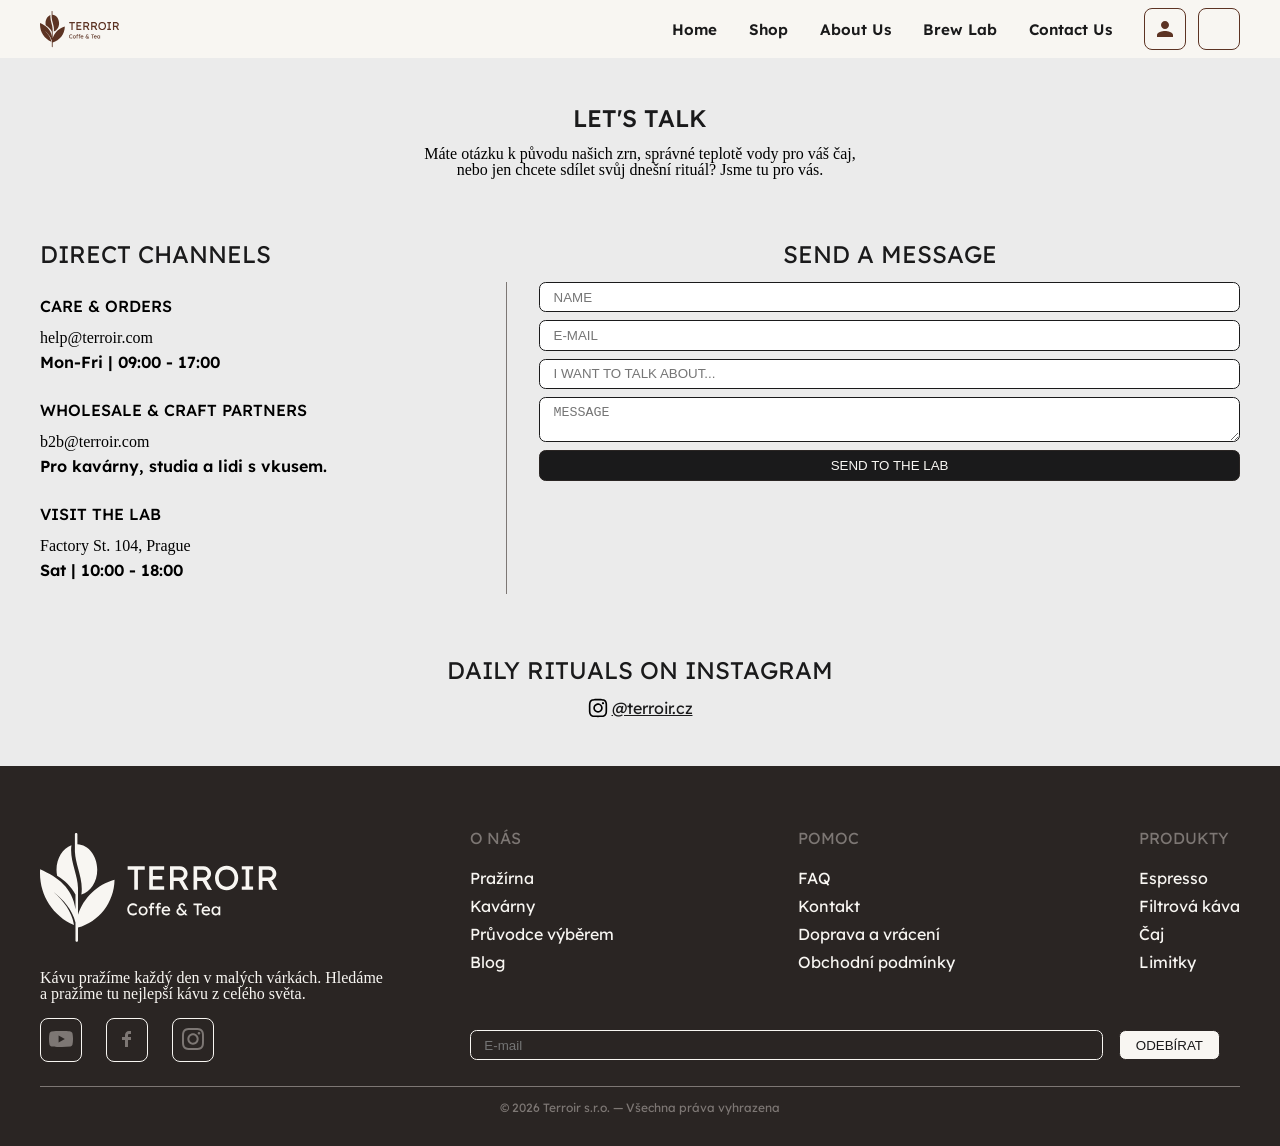
<file: pages/contact_us.html>
<!DOCTYPE html>
<html lang="cs">

<head>
    <meta charset="UTF-8">
    <meta name="viewport" content="width=device-width, initial-scale=1.0">
    <title>Terroir - Contact Us</title>
    <link rel="stylesheet" href="../styles/style.css">
    <link rel="icon" type="image/png" href="/media/favicon/favicon-96x96.png" sizes="96x96" />
    <link rel="icon" type="image/svg+xml" href="/media/favicon/favicon.svg" />
    <link rel="shortcut icon" href="/media/favicon/favicon.ico" />
    <link rel="apple-touch-icon" sizes="180x180" href="/media/favicon/apple-touch-icon.png" />
    <meta name="apple-mobile-web-app-title" content="Terroir" />
    <link rel="manifest" href="/media/favicon/site.webmanifest" />
</head>

<body>
    <header class="navbar">
        <div class="navbar__content">

            <a href="../index.html" class="logo" aria-label="Terroir Home">
                <svg viewBox="0 0 80 38" fill="none" xmlns="http://www.w3.org/2000/svg">
                    <path fill-rule="evenodd" clip-rule="evenodd"
                        d="M10.4747 5.05859C10.0949 7.93807 10.8034 10.5996 11.4933 13.1387C12.0578 15.2161 12.6045 17.2122 12.6622 19.2783C12.6627 19.2864 12.6652 19.2945 12.6652 19.3027V28.2842C14.4878 22.6081 19.0771 18.1745 24.8458 16.5791C24.7225 24.227 19.5982 30.6307 12.6652 32.5381V36.8564C12.6651 37.0879 12.4777 37.2763 12.2462 37.2764C12.0152 37.2759 11.8274 37.0876 11.8273 36.8564V30.8037C10.7569 26.6408 7.86964 23.2818 4.60462 20.7598C4.4175 20.6159 4.22492 20.4726 4.02845 20.3291C4.21772 20.482 4.40272 20.6352 4.58216 20.7881C7.82716 23.5503 10.564 27.2038 11.2677 31.3613C11.2838 31.4697 11.2981 31.584 11.3097 31.6943C3.99928 28.4357 -0.496912 21.1515 0.0450544 13.0752C5.99153 15.7415 10.7499 19.2096 11.8273 26.3877V21.4883C10.3382 18.8958 8.25472 16.7356 5.70228 15.2715C5.57332 14.6183 5.50404 13.9353 5.50404 13.2324C5.50421 9.33445 7.60852 6.05161 10.4747 5.05859ZM12.0509 0.998047C12.2824 0.99807 12.4699 1.18546 12.4699 1.41699V4.75586C16.1363 4.87389 19.08 8.62214 19.0802 13.2324C19.0802 17.2718 16.8197 20.6492 13.7941 21.5039C14.2532 18.3764 13.4425 15.5147 12.7072 12.8086C12.1981 10.9352 11.7243 9.13256 11.6388 7.29004C11.6354 7.26865 11.632 7.24692 11.632 7.22461V7.02539C11.6258 6.78662 11.6238 6.54716 11.632 6.30664V1.41699C11.632 1.18572 11.8197 0.998496 12.0509 0.998047Z"
                        fill="currentColor" />
                    <path
                        d="M31.4231 19.9503V13.2337H29.2143V12.0616H34.9167V13.2337H32.6402V19.9503H31.4231ZM36.4174 19.9503V12.0616H41.3873V13.2337H37.6346V18.7783H41.3873V19.9503H36.4174ZM36.9697 16.4906V15.3185H40.7675V16.4906H36.9697ZM43.3399 19.9503V12.0616H46.6982C47.149 12.0616 47.5622 12.1743 47.9378 12.3997C48.321 12.6176 48.6253 12.9181 48.8507 13.3013C49.0761 13.6769 49.1888 14.1014 49.1888 14.5747C49.1888 15.003 49.0761 15.4012 48.8507 15.7693C48.6253 16.1374 48.3248 16.4342 47.9491 16.6596C47.5735 16.8775 47.1565 16.9864 46.6982 16.9864H44.557V19.9503H43.3399ZM48.028 19.9503L46.022 16.3891L47.2729 16.1074L49.5043 19.9616L48.028 19.9503ZM44.557 15.8144H46.8109C47.0288 15.8144 47.2241 15.7618 47.3969 15.6566C47.5697 15.5439 47.7049 15.3937 47.8026 15.2058C47.9003 15.0105 47.9491 14.7964 47.9491 14.5635C47.9491 14.3005 47.8853 14.0714 47.7575 13.876C47.6373 13.6732 47.4645 13.5154 47.2391 13.4027C47.0213 13.29 46.7733 13.2337 46.4953 13.2337H44.557V15.8144ZM51.1757 19.9503V12.0616H54.5341C54.9848 12.0616 55.3981 12.1743 55.7737 12.3997C56.1569 12.6176 56.4612 12.9181 56.6866 13.3013C56.9119 13.6769 57.0246 14.1014 57.0246 14.5747C57.0246 15.003 56.9119 15.4012 56.6866 15.7693C56.4612 16.1374 56.1606 16.4342 55.785 16.6596C55.4093 16.8775 54.9924 16.9864 54.5341 16.9864H52.3928V19.9503H51.1757ZM55.8639 19.9503L53.8579 16.3891L55.1088 16.1074L57.3402 19.9616L55.8639 19.9503ZM52.3928 15.8144H54.6468C54.8646 15.8144 55.06 15.7618 55.2328 15.6566C55.4056 15.5439 55.5408 15.3937 55.6385 15.2058C55.7362 15.0105 55.785 14.7964 55.785 14.5635C55.785 14.3005 55.7211 14.0714 55.5934 13.876C55.4732 13.6732 55.3004 13.5154 55.075 13.4027C54.8571 13.29 54.6092 13.2337 54.3312 13.2337H52.3928V15.8144ZM62.2035 20.063C61.6476 20.063 61.1329 19.9616 60.6596 19.7587C60.1938 19.5559 59.7843 19.2741 59.4312 18.9135C59.0856 18.5454 58.8151 18.1171 58.6198 17.6288C58.432 17.1329 58.3381 16.592 58.3381 16.006C58.3381 15.42 58.432 14.8828 58.6198 14.3944C58.8151 13.8986 59.0856 13.4703 59.4312 13.1097C59.7843 12.7416 60.1938 12.4561 60.6596 12.2532C61.1329 12.0504 61.6476 11.9489 62.2035 11.9489C62.7595 11.9489 63.2704 12.0504 63.7362 12.2532C64.2095 12.4561 64.619 12.7416 64.9646 13.1097C65.3177 13.4778 65.5882 13.9098 65.776 14.4057C65.9713 14.894 66.069 15.4275 66.069 16.006C66.069 16.5845 65.9713 17.1217 65.776 17.6175C65.5882 18.1059 65.3177 18.5341 64.9646 18.9022C64.619 19.2704 64.2095 19.5559 63.7362 19.7587C63.2704 19.9616 62.7595 20.063 62.2035 20.063ZM62.2035 18.8797C62.5867 18.8797 62.9361 18.8083 63.2516 18.6656C63.5747 18.5228 63.8526 18.3237 64.0855 18.0683C64.3185 17.8053 64.4988 17.5011 64.6265 17.1555C64.7617 16.8024 64.8293 16.4192 64.8293 16.006C64.8293 15.5928 64.7617 15.2133 64.6265 14.8677C64.4988 14.5146 64.3185 14.2104 64.0855 13.9549C63.8526 13.692 63.5747 13.4891 63.2516 13.3464C62.9361 13.2036 62.5867 13.1322 62.2035 13.1322C61.8204 13.1322 61.4673 13.2036 61.1442 13.3464C60.8286 13.4891 60.5507 13.6882 60.3102 13.9436C60.0773 14.1991 59.897 14.5034 59.7693 14.8565C59.6416 15.2021 59.5777 15.5852 59.5777 16.006C59.5777 16.4192 59.6416 16.8024 59.7693 17.1555C59.897 17.5086 60.0773 17.8129 60.3102 18.0683C60.5507 18.3237 60.8286 18.5228 61.1442 18.6656C61.4673 18.8083 61.8204 18.8797 62.2035 18.8797ZM67.2588 19.9503V18.8234H68.5323V13.1886H67.2588V12.0616H71.0228V13.1886H69.7494V18.8234H71.0228V19.9503H67.2588ZM72.9335 19.9503V12.0616H76.2918C76.7426 12.0616 77.1558 12.1743 77.5315 12.3997C77.9146 12.6176 78.2189 12.9181 78.4443 13.3013C78.6697 13.6769 78.7824 14.1014 78.7824 14.5747C78.7824 15.003 78.6697 15.4012 78.4443 15.7693C78.2189 16.1374 77.9184 16.4342 77.5427 16.6596C77.1671 16.8775 76.7501 16.9864 76.2918 16.9864H74.1506V19.9503H72.9335ZM77.6216 19.9503L75.6156 16.3891L76.8666 16.1074L79.0979 19.9616L77.6216 19.9503ZM74.1506 15.8144H76.4045C76.6224 15.8144 76.8177 15.7618 76.9905 15.6566C77.1633 15.5439 77.2986 15.3937 77.3962 15.2058C77.4939 15.0105 77.5427 14.7964 77.5427 14.5635C77.5427 14.3005 77.4789 14.0714 77.3511 13.876C77.2309 13.6732 77.0581 13.5154 76.8327 13.4027C76.6149 13.29 76.3669 13.2337 76.089 13.2337H74.1506V15.8144Z"
                        fill="currentColor" />
                    <path
                        d="M30.9723 28.4744C30.6981 28.4744 30.4464 28.4256 30.2173 28.3279C29.9881 28.2303 29.789 28.0913 29.62 27.911C29.4509 27.7269 29.3194 27.5109 29.2255 27.263C29.1354 27.015 29.0903 26.7427 29.0903 26.4459C29.0903 26.1642 29.1391 25.9031 29.2368 25.6627C29.3382 25.4185 29.4772 25.2044 29.6538 25.0203C29.8303 24.8362 30.0351 24.6935 30.268 24.5921C30.5009 24.4906 30.7526 24.4399 31.023 24.4399C31.2146 24.4399 31.4006 24.47 31.5809 24.5301C31.7649 24.5864 31.9302 24.6672 32.0767 24.7724C32.227 24.8738 32.3491 24.9903 32.443 25.1217L32.0373 25.5444C31.9283 25.4354 31.8175 25.3453 31.7048 25.2739C31.5959 25.1988 31.4832 25.1424 31.3667 25.1048C31.2541 25.0673 31.1395 25.0485 31.023 25.0485C30.839 25.0485 30.6662 25.0842 30.5046 25.1556C30.3469 25.2232 30.2079 25.319 30.0877 25.4429C29.9712 25.5669 29.8792 25.7153 29.8115 25.8881C29.7439 26.0571 29.7101 26.2431 29.7101 26.4459C29.7101 26.66 29.7421 26.8554 29.8059 27.0319C29.8735 27.2047 29.9674 27.3531 30.0877 27.4771C30.2079 27.601 30.3506 27.6968 30.5159 27.7645C30.6849 27.8283 30.8709 27.8602 31.0737 27.8602C31.1977 27.8602 31.3198 27.8433 31.44 27.8095C31.5602 27.7757 31.6729 27.7269 31.7781 27.663C31.8833 27.5992 31.9791 27.524 32.0655 27.4376L32.3697 27.9335C32.2833 28.0349 32.165 28.127 32.0147 28.2096C31.8682 28.2922 31.703 28.358 31.5189 28.4068C31.3386 28.4519 31.1564 28.4744 30.9723 28.4744ZM34.3797 28.4744C34.0905 28.4744 33.8313 28.4087 33.6021 28.2772C33.3767 28.142 33.1983 27.9598 33.0668 27.7306C32.9353 27.4977 32.8696 27.2329 32.8696 26.9361C32.8696 26.6394 32.9353 26.3764 33.0668 26.1473C33.1983 25.9144 33.3767 25.7322 33.6021 25.6007C33.8313 25.4655 34.0905 25.3978 34.3797 25.3978C34.6652 25.3978 34.9207 25.4655 35.1461 25.6007C35.3752 25.7322 35.5555 25.9144 35.687 26.1473C35.8185 26.3764 35.8842 26.6394 35.8842 26.9361C35.8842 27.2329 35.8185 27.4977 35.687 27.7306C35.5555 27.9598 35.3752 28.142 35.1461 28.2772C34.9207 28.4087 34.6652 28.4744 34.3797 28.4744ZM34.3797 27.9448C34.5563 27.9448 34.7141 27.9016 34.853 27.8152C34.992 27.725 35.101 27.6048 35.1799 27.4545C35.2588 27.3005 35.2963 27.1277 35.2926 26.9361C35.2963 26.7408 35.2588 26.568 35.1799 26.4177C35.101 26.2637 34.992 26.1435 34.853 26.0571C34.7141 25.9707 34.5563 25.9275 34.3797 25.9275C34.2032 25.9275 34.0435 25.9726 33.9008 26.0628C33.7618 26.1492 33.6528 26.2694 33.574 26.4234C33.4951 26.5736 33.4575 26.7446 33.4613 26.9361C33.4575 27.1277 33.4951 27.3005 33.574 27.4545C33.6528 27.6048 33.7618 27.725 33.9008 27.8152C34.0435 27.9016 34.2032 27.9448 34.3797 27.9448ZM36.7278 28.4181V25.1274C36.7278 24.9583 36.7653 24.8081 36.8405 24.6766C36.9156 24.5451 37.0189 24.4418 37.1504 24.3667C37.2818 24.2916 37.434 24.254 37.6068 24.254C37.727 24.254 37.8397 24.2765 37.9449 24.3216C38.0501 24.3667 38.1346 24.4268 38.1984 24.5019L38.0012 24.9471C37.9524 24.902 37.8979 24.8663 37.8378 24.84C37.7815 24.81 37.727 24.7949 37.6744 24.7949C37.5955 24.7949 37.5279 24.8081 37.4715 24.8344C37.419 24.8569 37.3795 24.8945 37.3532 24.9471C37.3269 24.9959 37.3138 25.056 37.3138 25.1274V28.4181H37.0208C36.9719 28.4181 36.9231 28.4181 36.8743 28.4181C36.8254 28.4181 36.7766 28.4181 36.7278 28.4181ZM36.2544 26.0458V25.5105H38.0125V26.0458H36.2544ZM38.9422 28.4181V25.1274C38.9422 24.9583 38.9798 24.8081 39.0549 24.6766C39.1301 24.5451 39.2334 24.4418 39.3648 24.3667C39.4963 24.2916 39.6485 24.254 39.8213 24.254C39.9415 24.254 40.0542 24.2765 40.1593 24.3216C40.2645 24.3667 40.349 24.4268 40.4129 24.5019L40.2157 24.9471C40.1669 24.902 40.1124 24.8663 40.0523 24.84C39.9959 24.81 39.9415 24.7949 39.8889 24.7949C39.81 24.7949 39.7424 24.8081 39.686 24.8344C39.6334 24.8569 39.594 24.8945 39.5677 24.9471C39.5414 24.9959 39.5282 25.056 39.5282 25.1274V28.4181H39.2352C39.1864 28.4181 39.1376 28.4181 39.0887 28.4181C39.0399 28.4181 38.9911 28.4181 38.9422 28.4181ZM38.4689 26.0458V25.5105H40.227V26.0458H38.4689ZM42.1067 28.4744C41.8025 28.4744 41.532 28.4106 41.2953 28.2829C41.0624 28.1514 40.8783 27.9729 40.7431 27.7476C40.6116 27.5222 40.5459 27.263 40.5459 26.97C40.5459 26.737 40.5835 26.5248 40.6586 26.3332C40.7337 26.1416 40.837 25.9764 40.9685 25.8374C41.1037 25.6946 41.2634 25.5857 41.4475 25.5105C41.6353 25.4317 41.8381 25.3922 42.056 25.3922C42.2476 25.3922 42.426 25.4298 42.5913 25.5049C42.7566 25.5763 42.8994 25.6758 43.0196 25.8036C43.1435 25.9313 43.2374 26.0834 43.3013 26.26C43.3689 26.4328 43.4009 26.6225 43.3971 26.8291L43.3915 27.077H40.9741L40.8445 26.615H42.89L42.8054 26.7108V26.5755C42.7942 26.4516 42.7529 26.3407 42.6815 26.2431C42.6101 26.1454 42.5199 26.0684 42.411 26.012C42.3021 25.9557 42.1837 25.9275 42.056 25.9275C41.8532 25.9275 41.6822 25.967 41.5433 26.0458C41.4043 26.121 41.2991 26.2337 41.2277 26.3839C41.1563 26.5304 41.1206 26.7126 41.1206 26.9305C41.1206 27.1371 41.1638 27.3174 41.2502 27.4714C41.3366 27.6217 41.4587 27.7382 41.6165 27.8208C41.7743 27.9034 41.9565 27.9448 42.1631 27.9448C42.3096 27.9448 42.4448 27.9204 42.5688 27.8715C42.6965 27.8227 42.8336 27.7344 42.9801 27.6067L43.2731 28.018C43.183 28.1082 43.0722 28.1871 42.9407 28.2547C42.813 28.3223 42.6758 28.3768 42.5293 28.4181C42.3866 28.4557 42.2457 28.4744 42.1067 28.4744ZM48.4414 28.4181L47.9286 27.8715L47.8385 27.7701L46.8637 26.6826C46.7698 26.5774 46.6796 26.4703 46.5932 26.3614C46.5068 26.2487 46.4298 26.1379 46.3622 26.0289C46.2983 25.92 46.2457 25.8148 46.2044 25.7134C46.1668 25.6082 46.1481 25.5105 46.1481 25.4204C46.1481 25.2288 46.1969 25.0579 46.2946 24.9076C46.396 24.7536 46.5331 24.6334 46.7059 24.547C46.8825 24.4606 47.0853 24.4174 47.3145 24.4174C47.4835 24.4174 47.6413 24.4493 47.7878 24.5132C47.9343 24.5733 48.0601 24.6597 48.1653 24.7724C48.2742 24.8813 48.3531 25.009 48.402 25.1556L47.9625 25.4373C47.8911 25.2645 47.8028 25.1386 47.6976 25.0598C47.5962 24.9809 47.4685 24.9414 47.3145 24.9414C47.198 24.9414 47.1003 24.9602 47.0214 24.9978C46.9426 25.0316 46.8825 25.0823 46.8411 25.1499C46.7998 25.2175 46.7792 25.3021 46.7792 25.4035C46.7792 25.4861 46.8017 25.5782 46.8468 25.6796C46.8956 25.7773 46.9557 25.8768 47.0271 25.9782C47.0985 26.0797 47.1717 26.1736 47.2468 26.26C47.322 26.3464 47.3877 26.4215 47.4441 26.4854L48.2273 27.3588L48.3907 27.5391L49.1965 28.4181H48.4414ZM46.9257 28.4744C46.6589 28.4744 46.4166 28.4181 46.1988 28.3054C45.9809 28.1889 45.8062 28.0368 45.6747 27.849C45.547 27.6574 45.4832 27.4489 45.4832 27.2235C45.4832 26.9268 45.5639 26.6694 45.7254 26.4516C45.8907 26.2337 46.1312 26.0665 46.4467 25.9501L46.8073 26.3839C46.5669 26.4365 46.3885 26.5248 46.272 26.6488C46.1556 26.769 46.0973 26.9324 46.0973 27.139C46.0973 27.2968 46.1349 27.4358 46.21 27.556C46.2852 27.6762 46.3922 27.7701 46.5312 27.8377C46.674 27.9053 46.843 27.9391 47.0384 27.9391C47.2074 27.9391 47.3614 27.9072 47.5004 27.8433C47.6432 27.7757 47.7709 27.6818 47.8836 27.5616C47.9963 27.4414 48.0883 27.2968 48.1597 27.1277C48.2348 26.9587 48.2893 26.7709 48.3231 26.5642H48.8415C48.8114 26.7934 48.757 27.0056 48.6781 27.201C48.6029 27.3963 48.5072 27.5729 48.3907 27.7306C48.278 27.8884 48.1465 28.0237 47.9963 28.1364C47.8498 28.2453 47.6864 28.3298 47.506 28.3899C47.3257 28.4463 47.1323 28.4744 46.9257 28.4744ZM52.2479 28.4181V25.0598H51.1435V24.4737H53.9947V25.0598H52.8564V28.4181H52.2479ZM55.4178 28.4744C55.1135 28.4744 54.8431 28.4106 54.6064 28.2829C54.3735 28.1514 54.1894 27.9729 54.0542 27.7476C53.9227 27.5222 53.857 27.263 53.857 26.97C53.857 26.737 53.8945 26.5248 53.9697 26.3332C54.0448 26.1416 54.1481 25.9764 54.2796 25.8374C54.4148 25.6946 54.5745 25.5857 54.7585 25.5105C54.9464 25.4317 55.1492 25.3922 55.3671 25.3922C55.5587 25.3922 55.7371 25.4298 55.9024 25.5049C56.0677 25.5763 56.2104 25.6758 56.3306 25.8036C56.4546 25.9313 56.5485 26.0834 56.6124 26.26C56.68 26.4328 56.7119 26.6225 56.7082 26.8291L56.7025 27.077H54.2852L54.1556 26.615H56.201L56.1165 26.7108V26.5755C56.1052 26.4516 56.0639 26.3407 55.9926 26.2431C55.9212 26.1454 55.831 26.0684 55.7221 26.012C55.6131 25.9557 55.4948 25.9275 55.3671 25.9275C55.1642 25.9275 54.9933 25.967 54.8543 26.0458C54.7153 26.121 54.6102 26.2337 54.5388 26.3839C54.4674 26.5304 54.4317 26.7126 54.4317 26.9305C54.4317 27.1371 54.4749 27.3174 54.5613 27.4714C54.6477 27.6217 54.7698 27.7382 54.9276 27.8208C55.0854 27.9034 55.2675 27.9448 55.4742 27.9448C55.6207 27.9448 55.7559 27.9204 55.8799 27.8715C56.0076 27.8227 56.1447 27.7344 56.2912 27.6067L56.5842 28.018C56.494 28.1082 56.3832 28.1871 56.2518 28.2547C56.124 28.3223 55.9869 28.3768 55.8404 28.4181C55.6977 28.4557 55.5568 28.4744 55.4178 28.4744ZM58.4771 28.4744C58.233 28.4744 58.0095 28.4068 57.8066 28.2716C57.6075 28.1364 57.4479 27.9523 57.3276 27.7194C57.2074 27.4865 57.1473 27.2235 57.1473 26.9305C57.1473 26.6337 57.2074 26.3708 57.3276 26.1416C57.4516 25.9087 57.6169 25.7265 57.8235 25.5951C58.0339 25.4636 58.2687 25.3978 58.5279 25.3978C58.6819 25.3978 58.8227 25.4204 58.9505 25.4655C59.0782 25.5105 59.189 25.5744 59.2829 25.657C59.3806 25.7359 59.4595 25.828 59.5196 25.9332C59.5834 26.0383 59.6229 26.151 59.6379 26.2712L59.5083 26.2262V25.4598H60.0943V28.4181H59.5083V27.7137L59.6435 27.6743C59.621 27.7757 59.574 27.8753 59.5027 27.9729C59.4351 28.0669 59.3468 28.1514 59.2378 28.2265C59.1326 28.3016 59.0143 28.3617 58.8828 28.4068C58.7551 28.4519 58.6199 28.4744 58.4771 28.4744ZM58.6293 27.9391C58.8058 27.9391 58.9617 27.8959 59.097 27.8095C59.2322 27.7231 59.3374 27.6048 59.4125 27.4545C59.4914 27.3005 59.5308 27.1258 59.5308 26.9305C59.5308 26.7389 59.4914 26.568 59.4125 26.4177C59.3374 26.2675 59.2322 26.1492 59.097 26.0628C58.9617 25.9764 58.8058 25.9332 58.6293 25.9332C58.4565 25.9332 58.3025 25.9764 58.1672 26.0628C58.0357 26.1492 57.9306 26.2675 57.8517 26.4177C57.7765 26.568 57.739 26.7389 57.739 26.9305C57.739 27.1258 57.7765 27.3005 57.8517 27.4545C57.9306 27.6048 58.0357 27.7231 58.1672 27.8095C58.3025 27.8959 58.4565 27.9391 58.6293 27.9391Z"
                        fill="currentColor" />
                </svg>

            </a>
            <nav class="nav-links" aria-label="Hlavní navigace">
                <menu>
                    <li><a href="#" aria-current="page">Home</a></li>
                    <li><a href="./shop.html">Shop</a></li>
                    <li><a href="./about_us.html">About Us</a></li>
                    <li><a href="./brew_lab.html">Brew Lab</a></li>
                    <li><a href="./contact_us.html" aria-current="page">Contact Us</a></li>
                </menu>
            </nav>
            <div class="nav-actions" role="group" aria-label="Akce v záhlaví">
                <a class="icon-btn" href="#">
                    <svg width="24" height="24" viewBox="0 0 24 24" fill="none" xmlns="http://www.w3.org/2000/svg">
                        <path
                            d="M12 12C14.21 12 16 10.21 16 8C16 5.79 14.21 4 12 4C9.79 4 8 5.79 8 8C8 10.21 9.79 12 12 12ZM12 14C9.33 14 4 15.34 4 18V20H20V18C20 15.34 14.67 14 12 14Z"
                            fill="currentColor" />
                    </svg>

                </a>
                <a class="icon-btn" href="#" aria-label="Košík">
                    <svg class="icon" width="24" height="24">
                        <use href="../media/icons/icon__cart.svg"></use>
                    </svg>
                </a>
                <a class="hamburger" href="#">
                    <svg class="icon" width="24" height="24" aria-label="Otevřít menu">
                        <use href="../media/icons/icon__hamburger--closed.svg"></use>
                    </svg>
                </a>
            </div>

            <nav class="mobile-dropdown" id="mobile-menu">
                <menu>
                    <li><a href="../index.html">Home</a></li>
                    <li><a href="./shop.html">Shop</a></li>
                    <li><a href="./about_us.html">About Us</a></li>
                    <li><a href="./brew_lab.html">Brew Lab</a></li>
                    <li><a href="./contact_us.html" aria-current="page">Contact Us</a></li>
                </menu>
            </nav>
        </div>
    </header>
    <div class="contact__layout">

        <section class="contact__header">
            <h1 class="section--title">LET'S TALK</h1>
            <p class="section__text">Máte otázku k původu našich zrn, správné teplotě vody pro váš čaj, nebo jen chcete
                sdílet svůj dnešní rituál? Jsme tu pro vás.</p>
        </section>
        <section class="direct-channels">
            <h2 class="section--title subtitle">Direct Channels</h2>
            <div class="channels__list">
                <div class="channels__item">
                    <h3 class="channels__header">Care & Orders</h3>
                    <p class="channels__info">help@terroir.com</p>
                    <p class="channels__text">Mon-Fri | 09:00 - 17:00</p>
                </div>
                <div class="channels__item">
                    <h3 class="channels__header">Wholesale & Craft Partners</h3>
                    <p class="channels__info">b2b@terroir.com</p>
                    <p class="channels__text">Pro kavárny, studia a lidi s vkusem.</p>
                </div>
                <div class="channels__item">
                    <h3 class="channels__header">Visit the lab</h3>
                    <p class="channels__info">Factory St. 104, Prague</p>
                    <p class="channels__text">Sat | 10:00 - 18:00</p>
                </div>
            </div>
        </section>
        <section class="contact-form">
            <h2 class="section--title subtitle">Send a message</h2>
            <form action="#" class="contact__form">
                <input type="text" name="name" class="input input__text" placeholder="Name">
                <input type="text" name="email" class="input input__text" placeholder="E-mail">
                <input type="text" name="topic" class="input input__text" placeholder="I WANT TO TALK ABOUT...">
                <textarea class="input__text" name="message" placeholder="Message"></textarea>
                <button type="submit" class="btn btn--dark">SEND TO THE LAB</button>
            </form>
        </section>
        <section class="daily-rituals">
            <h2 class="section--title subtitle">Daily Rituals On Instagram</h2>
            <a class="info" href="#">
                <img src="../media/icons/icon__instagram.svg" width='20' height='20' alt="inst">
                <span class="info__text">@terroir.cz</span>
            </a>
        </section>
    </div>


    <footer class="footer">
        <div class="footer__content">
            <div class="footer__layout">
                <div class="footer__brand">
                    <a href="#" class="footer__logo " aria-label="Terroir Home">
                        <svg viewBox="0 0 80 38" fill="none" xmlns="http://www.w3.org/2000/svg">
                            <path fill-rule="evenodd" clip-rule="evenodd"
                                d="M10.4747 5.05859C10.0949 7.93807 10.8034 10.5996 11.4933 13.1387C12.0578 15.2161 12.6045 17.2122 12.6622 19.2783C12.6627 19.2864 12.6652 19.2945 12.6652 19.3027V28.2842C14.4878 22.6081 19.0771 18.1745 24.8458 16.5791C24.7225 24.227 19.5982 30.6307 12.6652 32.5381V36.8564C12.6651 37.0879 12.4777 37.2763 12.2462 37.2764C12.0152 37.2759 11.8274 37.0876 11.8273 36.8564V30.8037C10.7569 26.6408 7.86964 23.2818 4.60462 20.7598C4.4175 20.6159 4.22492 20.4726 4.02845 20.3291C4.21772 20.482 4.40272 20.6352 4.58216 20.7881C7.82716 23.5503 10.564 27.2038 11.2677 31.3613C11.2838 31.4697 11.2981 31.584 11.3097 31.6943C3.99928 28.4357 -0.496912 21.1515 0.0450544 13.0752C5.99153 15.7415 10.7499 19.2096 11.8273 26.3877V21.4883C10.3382 18.8958 8.25472 16.7356 5.70228 15.2715C5.57332 14.6183 5.50404 13.9353 5.50404 13.2324C5.50421 9.33445 7.60852 6.05161 10.4747 5.05859ZM12.0509 0.998047C12.2824 0.99807 12.4699 1.18546 12.4699 1.41699V4.75586C16.1363 4.87389 19.08 8.62214 19.0802 13.2324C19.0802 17.2718 16.8197 20.6492 13.7941 21.5039C14.2532 18.3764 13.4425 15.5147 12.7072 12.8086C12.1981 10.9352 11.7243 9.13256 11.6388 7.29004C11.6354 7.26865 11.632 7.24692 11.632 7.22461V7.02539C11.6258 6.78662 11.6238 6.54716 11.632 6.30664V1.41699C11.632 1.18572 11.8197 0.998496 12.0509 0.998047Z"
                                fill="currentColor" />
                            <path
                                d="M31.4231 19.9503V13.2337H29.2143V12.0616H34.9167V13.2337H32.6402V19.9503H31.4231ZM36.4174 19.9503V12.0616H41.3873V13.2337H37.6346V18.7783H41.3873V19.9503H36.4174ZM36.9697 16.4906V15.3185H40.7675V16.4906H36.9697ZM43.3399 19.9503V12.0616H46.6982C47.149 12.0616 47.5622 12.1743 47.9378 12.3997C48.321 12.6176 48.6253 12.9181 48.8507 13.3013C49.0761 13.6769 49.1888 14.1014 49.1888 14.5747C49.1888 15.003 49.0761 15.4012 48.8507 15.7693C48.6253 16.1374 48.3248 16.4342 47.9491 16.6596C47.5735 16.8775 47.1565 16.9864 46.6982 16.9864H44.557V19.9503H43.3399ZM48.028 19.9503L46.022 16.3891L47.2729 16.1074L49.5043 19.9616L48.028 19.9503ZM44.557 15.8144H46.8109C47.0288 15.8144 47.2241 15.7618 47.3969 15.6566C47.5697 15.5439 47.7049 15.3937 47.8026 15.2058C47.9003 15.0105 47.9491 14.7964 47.9491 14.5635C47.9491 14.3005 47.8853 14.0714 47.7575 13.876C47.6373 13.6732 47.4645 13.5154 47.2391 13.4027C47.0213 13.29 46.7733 13.2337 46.4953 13.2337H44.557V15.8144ZM51.1757 19.9503V12.0616H54.5341C54.9848 12.0616 55.3981 12.1743 55.7737 12.3997C56.1569 12.6176 56.4612 12.9181 56.6866 13.3013C56.9119 13.6769 57.0246 14.1014 57.0246 14.5747C57.0246 15.003 56.9119 15.4012 56.6866 15.7693C56.4612 16.1374 56.1606 16.4342 55.785 16.6596C55.4093 16.8775 54.9924 16.9864 54.5341 16.9864H52.3928V19.9503H51.1757ZM55.8639 19.9503L53.8579 16.3891L55.1088 16.1074L57.3402 19.9616L55.8639 19.9503ZM52.3928 15.8144H54.6468C54.8646 15.8144 55.06 15.7618 55.2328 15.6566C55.4056 15.5439 55.5408 15.3937 55.6385 15.2058C55.7362 15.0105 55.785 14.7964 55.785 14.5635C55.785 14.3005 55.7211 14.0714 55.5934 13.876C55.4732 13.6732 55.3004 13.5154 55.075 13.4027C54.8571 13.29 54.6092 13.2337 54.3312 13.2337H52.3928V15.8144ZM62.2035 20.063C61.6476 20.063 61.1329 19.9616 60.6596 19.7587C60.1938 19.5559 59.7843 19.2741 59.4312 18.9135C59.0856 18.5454 58.8151 18.1171 58.6198 17.6288C58.432 17.1329 58.3381 16.592 58.3381 16.006C58.3381 15.42 58.432 14.8828 58.6198 14.3944C58.8151 13.8986 59.0856 13.4703 59.4312 13.1097C59.7843 12.7416 60.1938 12.4561 60.6596 12.2532C61.1329 12.0504 61.6476 11.9489 62.2035 11.9489C62.7595 11.9489 63.2704 12.0504 63.7362 12.2532C64.2095 12.4561 64.619 12.7416 64.9646 13.1097C65.3177 13.4778 65.5882 13.9098 65.776 14.4057C65.9713 14.894 66.069 15.4275 66.069 16.006C66.069 16.5845 65.9713 17.1217 65.776 17.6175C65.5882 18.1059 65.3177 18.5341 64.9646 18.9022C64.619 19.2704 64.2095 19.5559 63.7362 19.7587C63.2704 19.9616 62.7595 20.063 62.2035 20.063ZM62.2035 18.8797C62.5867 18.8797 62.9361 18.8083 63.2516 18.6656C63.5747 18.5228 63.8526 18.3237 64.0855 18.0683C64.3185 17.8053 64.4988 17.5011 64.6265 17.1555C64.7617 16.8024 64.8293 16.4192 64.8293 16.006C64.8293 15.5928 64.7617 15.2133 64.6265 14.8677C64.4988 14.5146 64.3185 14.2104 64.0855 13.9549C63.8526 13.692 63.5747 13.4891 63.2516 13.3464C62.9361 13.2036 62.5867 13.1322 62.2035 13.1322C61.8204 13.1322 61.4673 13.2036 61.1442 13.3464C60.8286 13.4891 60.5507 13.6882 60.3102 13.9436C60.0773 14.1991 59.897 14.5034 59.7693 14.8565C59.6416 15.2021 59.5777 15.5852 59.5777 16.006C59.5777 16.4192 59.6416 16.8024 59.7693 17.1555C59.897 17.5086 60.0773 17.8129 60.3102 18.0683C60.5507 18.3237 60.8286 18.5228 61.1442 18.6656C61.4673 18.8083 61.8204 18.8797 62.2035 18.8797ZM67.2588 19.9503V18.8234H68.5323V13.1886H67.2588V12.0616H71.0228V13.1886H69.7494V18.8234H71.0228V19.9503H67.2588ZM72.9335 19.9503V12.0616H76.2918C76.7426 12.0616 77.1558 12.1743 77.5315 12.3997C77.9146 12.6176 78.2189 12.9181 78.4443 13.3013C78.6697 13.6769 78.7824 14.1014 78.7824 14.5747C78.7824 15.003 78.6697 15.4012 78.4443 15.7693C78.2189 16.1374 77.9184 16.4342 77.5427 16.6596C77.1671 16.8775 76.7501 16.9864 76.2918 16.9864H74.1506V19.9503H72.9335ZM77.6216 19.9503L75.6156 16.3891L76.8666 16.1074L79.0979 19.9616L77.6216 19.9503ZM74.1506 15.8144H76.4045C76.6224 15.8144 76.8177 15.7618 76.9905 15.6566C77.1633 15.5439 77.2986 15.3937 77.3962 15.2058C77.4939 15.0105 77.5427 14.7964 77.5427 14.5635C77.5427 14.3005 77.4789 14.0714 77.3511 13.876C77.2309 13.6732 77.0581 13.5154 76.8327 13.4027C76.6149 13.29 76.3669 13.2337 76.089 13.2337H74.1506V15.8144Z"
                                fill="currentColor" />
                            <path
                                d="M30.9723 28.4744C30.6981 28.4744 30.4464 28.4256 30.2173 28.3279C29.9881 28.2303 29.789 28.0913 29.62 27.911C29.4509 27.7269 29.3194 27.5109 29.2255 27.263C29.1354 27.015 29.0903 26.7427 29.0903 26.4459C29.0903 26.1642 29.1391 25.9031 29.2368 25.6627C29.3382 25.4185 29.4772 25.2044 29.6538 25.0203C29.8303 24.8362 30.0351 24.6935 30.268 24.5921C30.5009 24.4906 30.7526 24.4399 31.023 24.4399C31.2146 24.4399 31.4006 24.47 31.5809 24.5301C31.7649 24.5864 31.9302 24.6672 32.0767 24.7724C32.227 24.8738 32.3491 24.9903 32.443 25.1217L32.0373 25.5444C31.9283 25.4354 31.8175 25.3453 31.7048 25.2739C31.5959 25.1988 31.4832 25.1424 31.3667 25.1048C31.2541 25.0673 31.1395 25.0485 31.023 25.0485C30.839 25.0485 30.6662 25.0842 30.5046 25.1556C30.3469 25.2232 30.2079 25.319 30.0877 25.4429C29.9712 25.5669 29.8792 25.7153 29.8115 25.8881C29.7439 26.0571 29.7101 26.2431 29.7101 26.4459C29.7101 26.66 29.7421 26.8554 29.8059 27.0319C29.8735 27.2047 29.9674 27.3531 30.0877 27.4771C30.2079 27.601 30.3506 27.6968 30.5159 27.7645C30.6849 27.8283 30.8709 27.8602 31.0737 27.8602C31.1977 27.8602 31.3198 27.8433 31.44 27.8095C31.5602 27.7757 31.6729 27.7269 31.7781 27.663C31.8833 27.5992 31.9791 27.524 32.0655 27.4376L32.3697 27.9335C32.2833 28.0349 32.165 28.127 32.0147 28.2096C31.8682 28.2922 31.703 28.358 31.5189 28.4068C31.3386 28.4519 31.1564 28.4744 30.9723 28.4744ZM34.3797 28.4744C34.0905 28.4744 33.8313 28.4087 33.6021 28.2772C33.3767 28.142 33.1983 27.9598 33.0668 27.7306C32.9353 27.4977 32.8696 27.2329 32.8696 26.9361C32.8696 26.6394 32.9353 26.3764 33.0668 26.1473C33.1983 25.9144 33.3767 25.7322 33.6021 25.6007C33.8313 25.4655 34.0905 25.3978 34.3797 25.3978C34.6652 25.3978 34.9207 25.4655 35.1461 25.6007C35.3752 25.7322 35.5555 25.9144 35.687 26.1473C35.8185 26.3764 35.8842 26.6394 35.8842 26.9361C35.8842 27.2329 35.8185 27.4977 35.687 27.7306C35.5555 27.9598 35.3752 28.142 35.1461 28.2772C34.9207 28.4087 34.6652 28.4744 34.3797 28.4744ZM34.3797 27.9448C34.5563 27.9448 34.7141 27.9016 34.853 27.8152C34.992 27.725 35.101 27.6048 35.1799 27.4545C35.2588 27.3005 35.2963 27.1277 35.2926 26.9361C35.2963 26.7408 35.2588 26.568 35.1799 26.4177C35.101 26.2637 34.992 26.1435 34.853 26.0571C34.7141 25.9707 34.5563 25.9275 34.3797 25.9275C34.2032 25.9275 34.0435 25.9726 33.9008 26.0628C33.7618 26.1492 33.6528 26.2694 33.574 26.4234C33.4951 26.5736 33.4575 26.7446 33.4613 26.9361C33.4575 27.1277 33.4951 27.3005 33.574 27.4545C33.6528 27.6048 33.7618 27.725 33.9008 27.8152C34.0435 27.9016 34.2032 27.9448 34.3797 27.9448ZM36.7278 28.4181V25.1274C36.7278 24.9583 36.7653 24.8081 36.8405 24.6766C36.9156 24.5451 37.0189 24.4418 37.1504 24.3667C37.2818 24.2916 37.434 24.254 37.6068 24.254C37.727 24.254 37.8397 24.2765 37.9449 24.3216C38.0501 24.3667 38.1346 24.4268 38.1984 24.5019L38.0012 24.9471C37.9524 24.902 37.8979 24.8663 37.8378 24.84C37.7815 24.81 37.727 24.7949 37.6744 24.7949C37.5955 24.7949 37.5279 24.8081 37.4715 24.8344C37.419 24.8569 37.3795 24.8945 37.3532 24.9471C37.3269 24.9959 37.3138 25.056 37.3138 25.1274V28.4181H37.0208C36.9719 28.4181 36.9231 28.4181 36.8743 28.4181C36.8254 28.4181 36.7766 28.4181 36.7278 28.4181ZM36.2544 26.0458V25.5105H38.0125V26.0458H36.2544ZM38.9422 28.4181V25.1274C38.9422 24.9583 38.9798 24.8081 39.0549 24.6766C39.1301 24.5451 39.2334 24.4418 39.3648 24.3667C39.4963 24.2916 39.6485 24.254 39.8213 24.254C39.9415 24.254 40.0542 24.2765 40.1593 24.3216C40.2645 24.3667 40.349 24.4268 40.4129 24.5019L40.2157 24.9471C40.1669 24.902 40.1124 24.8663 40.0523 24.84C39.9959 24.81 39.9415 24.7949 39.8889 24.7949C39.81 24.7949 39.7424 24.8081 39.686 24.8344C39.6334 24.8569 39.594 24.8945 39.5677 24.9471C39.5414 24.9959 39.5282 25.056 39.5282 25.1274V28.4181H39.2352C39.1864 28.4181 39.1376 28.4181 39.0887 28.4181C39.0399 28.4181 38.9911 28.4181 38.9422 28.4181ZM38.4689 26.0458V25.5105H40.227V26.0458H38.4689ZM42.1067 28.4744C41.8025 28.4744 41.532 28.4106 41.2953 28.2829C41.0624 28.1514 40.8783 27.9729 40.7431 27.7476C40.6116 27.5222 40.5459 27.263 40.5459 26.97C40.5459 26.737 40.5835 26.5248 40.6586 26.3332C40.7337 26.1416 40.837 25.9764 40.9685 25.8374C41.1037 25.6946 41.2634 25.5857 41.4475 25.5105C41.6353 25.4317 41.8381 25.3922 42.056 25.3922C42.2476 25.3922 42.426 25.4298 42.5913 25.5049C42.7566 25.5763 42.8994 25.6758 43.0196 25.8036C43.1435 25.9313 43.2374 26.0834 43.3013 26.26C43.3689 26.4328 43.4009 26.6225 43.3971 26.8291L43.3915 27.077H40.9741L40.8445 26.615H42.89L42.8054 26.7108V26.5755C42.7942 26.4516 42.7529 26.3407 42.6815 26.2431C42.6101 26.1454 42.5199 26.0684 42.411 26.012C42.3021 25.9557 42.1837 25.9275 42.056 25.9275C41.8532 25.9275 41.6822 25.967 41.5433 26.0458C41.4043 26.121 41.2991 26.2337 41.2277 26.3839C41.1563 26.5304 41.1206 26.7126 41.1206 26.9305C41.1206 27.1371 41.1638 27.3174 41.2502 27.4714C41.3366 27.6217 41.4587 27.7382 41.6165 27.8208C41.7743 27.9034 41.9565 27.9448 42.1631 27.9448C42.3096 27.9448 42.4448 27.9204 42.5688 27.8715C42.6965 27.8227 42.8336 27.7344 42.9801 27.6067L43.2731 28.018C43.183 28.1082 43.0722 28.1871 42.9407 28.2547C42.813 28.3223 42.6758 28.3768 42.5293 28.4181C42.3866 28.4557 42.2457 28.4744 42.1067 28.4744ZM48.4414 28.4181L47.9286 27.8715L47.8385 27.7701L46.8637 26.6826C46.7698 26.5774 46.6796 26.4703 46.5932 26.3614C46.5068 26.2487 46.4298 26.1379 46.3622 26.0289C46.2983 25.92 46.2457 25.8148 46.2044 25.7134C46.1668 25.6082 46.1481 25.5105 46.1481 25.4204C46.1481 25.2288 46.1969 25.0579 46.2946 24.9076C46.396 24.7536 46.5331 24.6334 46.7059 24.547C46.8825 24.4606 47.0853 24.4174 47.3145 24.4174C47.4835 24.4174 47.6413 24.4493 47.7878 24.5132C47.9343 24.5733 48.0601 24.6597 48.1653 24.7724C48.2742 24.8813 48.3531 25.009 48.402 25.1556L47.9625 25.4373C47.8911 25.2645 47.8028 25.1386 47.6976 25.0598C47.5962 24.9809 47.4685 24.9414 47.3145 24.9414C47.198 24.9414 47.1003 24.9602 47.0214 24.9978C46.9426 25.0316 46.8825 25.0823 46.8411 25.1499C46.7998 25.2175 46.7792 25.3021 46.7792 25.4035C46.7792 25.4861 46.8017 25.5782 46.8468 25.6796C46.8956 25.7773 46.9557 25.8768 47.0271 25.9782C47.0985 26.0797 47.1717 26.1736 47.2468 26.26C47.322 26.3464 47.3877 26.4215 47.4441 26.4854L48.2273 27.3588L48.3907 27.5391L49.1965 28.4181H48.4414ZM46.9257 28.4744C46.6589 28.4744 46.4166 28.4181 46.1988 28.3054C45.9809 28.1889 45.8062 28.0368 45.6747 27.849C45.547 27.6574 45.4832 27.4489 45.4832 27.2235C45.4832 26.9268 45.5639 26.6694 45.7254 26.4516C45.8907 26.2337 46.1312 26.0665 46.4467 25.9501L46.8073 26.3839C46.5669 26.4365 46.3885 26.5248 46.272 26.6488C46.1556 26.769 46.0973 26.9324 46.0973 27.139C46.0973 27.2968 46.1349 27.4358 46.21 27.556C46.2852 27.6762 46.3922 27.7701 46.5312 27.8377C46.674 27.9053 46.843 27.9391 47.0384 27.9391C47.2074 27.9391 47.3614 27.9072 47.5004 27.8433C47.6432 27.7757 47.7709 27.6818 47.8836 27.5616C47.9963 27.4414 48.0883 27.2968 48.1597 27.1277C48.2348 26.9587 48.2893 26.7709 48.3231 26.5642H48.8415C48.8114 26.7934 48.757 27.0056 48.6781 27.201C48.6029 27.3963 48.5072 27.5729 48.3907 27.7306C48.278 27.8884 48.1465 28.0237 47.9963 28.1364C47.8498 28.2453 47.6864 28.3298 47.506 28.3899C47.3257 28.4463 47.1323 28.4744 46.9257 28.4744ZM52.2479 28.4181V25.0598H51.1435V24.4737H53.9947V25.0598H52.8564V28.4181H52.2479ZM55.4178 28.4744C55.1135 28.4744 54.8431 28.4106 54.6064 28.2829C54.3735 28.1514 54.1894 27.9729 54.0542 27.7476C53.9227 27.5222 53.857 27.263 53.857 26.97C53.857 26.737 53.8945 26.5248 53.9697 26.3332C54.0448 26.1416 54.1481 25.9764 54.2796 25.8374C54.4148 25.6946 54.5745 25.5857 54.7585 25.5105C54.9464 25.4317 55.1492 25.3922 55.3671 25.3922C55.5587 25.3922 55.7371 25.4298 55.9024 25.5049C56.0677 25.5763 56.2104 25.6758 56.3306 25.8036C56.4546 25.9313 56.5485 26.0834 56.6124 26.26C56.68 26.4328 56.7119 26.6225 56.7082 26.8291L56.7025 27.077H54.2852L54.1556 26.615H56.201L56.1165 26.7108V26.5755C56.1052 26.4516 56.0639 26.3407 55.9926 26.2431C55.9212 26.1454 55.831 26.0684 55.7221 26.012C55.6131 25.9557 55.4948 25.9275 55.3671 25.9275C55.1642 25.9275 54.9933 25.967 54.8543 26.0458C54.7153 26.121 54.6102 26.2337 54.5388 26.3839C54.4674 26.5304 54.4317 26.7126 54.4317 26.9305C54.4317 27.1371 54.4749 27.3174 54.5613 27.4714C54.6477 27.6217 54.7698 27.7382 54.9276 27.8208C55.0854 27.9034 55.2675 27.9448 55.4742 27.9448C55.6207 27.9448 55.7559 27.9204 55.8799 27.8715C56.0076 27.8227 56.1447 27.7344 56.2912 27.6067L56.5842 28.018C56.494 28.1082 56.3832 28.1871 56.2518 28.2547C56.124 28.3223 55.9869 28.3768 55.8404 28.4181C55.6977 28.4557 55.5568 28.4744 55.4178 28.4744ZM58.4771 28.4744C58.233 28.4744 58.0095 28.4068 57.8066 28.2716C57.6075 28.1364 57.4479 27.9523 57.3276 27.7194C57.2074 27.4865 57.1473 27.2235 57.1473 26.9305C57.1473 26.6337 57.2074 26.3708 57.3276 26.1416C57.4516 25.9087 57.6169 25.7265 57.8235 25.5951C58.0339 25.4636 58.2687 25.3978 58.5279 25.3978C58.6819 25.3978 58.8227 25.4204 58.9505 25.4655C59.0782 25.5105 59.189 25.5744 59.2829 25.657C59.3806 25.7359 59.4595 25.828 59.5196 25.9332C59.5834 26.0383 59.6229 26.151 59.6379 26.2712L59.5083 26.2262V25.4598H60.0943V28.4181H59.5083V27.7137L59.6435 27.6743C59.621 27.7757 59.574 27.8753 59.5027 27.9729C59.4351 28.0669 59.3468 28.1514 59.2378 28.2265C59.1326 28.3016 59.0143 28.3617 58.8828 28.4068C58.7551 28.4519 58.6199 28.4744 58.4771 28.4744ZM58.6293 27.9391C58.8058 27.9391 58.9617 27.8959 59.097 27.8095C59.2322 27.7231 59.3374 27.6048 59.4125 27.4545C59.4914 27.3005 59.5308 27.1258 59.5308 26.9305C59.5308 26.7389 59.4914 26.568 59.4125 26.4177C59.3374 26.2675 59.2322 26.1492 59.097 26.0628C58.9617 25.9764 58.8058 25.9332 58.6293 25.9332C58.4565 25.9332 58.3025 25.9764 58.1672 26.0628C58.0357 26.1492 57.9306 26.2675 57.8517 26.4177C57.7765 26.568 57.739 26.7389 57.739 26.9305C57.739 27.1258 57.7765 27.3005 57.8517 27.4545C57.9306 27.6048 58.0357 27.7231 58.1672 27.8095C58.3025 27.8959 58.4565 27.9391 58.6293 27.9391Z"
                                fill="currentColor" />
                        </svg>
                    </a>
                    <p class="footer__desc">
                        Kávu pražíme každý den v malých várkách. Hledáme a pražíme tu nejlepší kávu z celého světa.
                    </p>
                    <div class="footer__socials ">
                        <a href="#" class="footer__social-link" aria-label="YouTube">
                            <svg width="24" height="24" viewBox="0 0 24 24" fill="none"
                                xmlns="http://www.w3.org/2000/svg">
                                <g clip-path="url(#clip0_133_133)">
                                    <mask id="mask0_133_133" style="mask-type:luminance" maskUnits="userSpaceOnUse"
                                        x="0" y="0" width="24" height="24">
                                        <path d="M0 0H24V24H0V0Z" fill="white" />
                                    </mask>
                                    <g mask="url(#mask0_133_133)">
                                        <path
                                            d="M23.5 6.507C23.3635 6.02251 23.0988 5.58378 22.734 5.237C22.3583 4.88 21.8978 4.62464 21.396 4.495C19.518 4 11.994 4 11.994 4C8.85735 3.96525 5.72151 4.12221 2.604 4.47C2.10219 4.60921 1.64256 4.87029 1.266 5.23C0.896 5.586 0.628 6.025 0.488 6.506C0.151153 8.31767 -0.0122525 10.1573 2.2765e-07 12C-0.0119998 13.841 0.151 15.68 0.488 17.494C0.625 17.973 0.892 18.41 1.263 18.763C1.634 19.116 2.096 19.371 2.604 19.506C4.507 20 11.994 20 11.994 20C15.1347 20.0352 18.2745 19.8783 21.396 19.53C21.8978 19.4004 22.3583 19.145 22.734 18.788C23.0985 18.4411 23.3627 18.0024 23.499 17.518C23.844 15.7069 24.0118 13.8666 24 12.023C24.0258 10.1716 23.8582 8.32359 23.5 6.507ZM9.602 15.424V8.577L15.862 12.001L9.602 15.424Z"
                                            fill="currentColor" />
                                    </g>
                                </g>
                                <defs>
                                    <clipPath id="clip0_133_133">
                                        <rect width="24" height="24" fill="white" />
                                    </clipPath>
                                </defs>
                            </svg>

                        </a>
                        <a href="#" class="footer__social-link" aria-label="Facebook">
                            <svg width="24" height="24" viewBox="0 0 24 24" fill="none"
                                xmlns="http://www.w3.org/2000/svg">
                                <path
                                    d="M13 10H16V13H13V20H10V13H7V10H10V8.745C10 7.556 10.374 6.054 11.118 5.233C11.862 4.41033 12.7907 3.99933 13.904 4H16V7H13.9C13.402 7 13 7.402 13 7.899V10Z"
                                    fill="currentColor" />
                            </svg>

                        </a>
                        <a href="#" class="footer__social-link" aria-label="Instagram">
                            <svg width="24" height="24" viewBox="0 0 24 24" fill="none"
                                xmlns="http://www.w3.org/2000/svg">
                                <path fill-rule="evenodd" clip-rule="evenodd"
                                    d="M7.465 1.066C8.638 1.012 9.012 1 12 1C14.988 1 15.362 1.013 16.534 1.066C17.706 1.119 18.506 1.306 19.206 1.577C19.939 1.854 20.604 2.287 21.154 2.847C21.714 3.396 22.146 4.06 22.422 4.794C22.694 5.494 22.88 6.294 22.934 7.464C22.988 8.639 23 9.013 23 12C23 14.987 22.987 15.362 22.934 16.535C22.881 17.705 22.694 18.505 22.422 19.205C22.1459 19.939 21.7132 20.6041 21.154 21.154C20.604 21.714 19.939 22.146 19.206 22.422C18.506 22.694 17.706 22.88 16.536 22.934C15.362 22.988 14.988 23 12 23C9.012 23 8.638 22.987 7.465 22.934C6.295 22.881 5.495 22.694 4.795 22.422C4.06096 22.1459 3.39588 21.7132 2.846 21.154C2.28658 20.6045 1.85354 19.9398 1.577 19.206C1.306 18.506 1.12 17.706 1.066 16.536C1.012 15.361 1 14.987 1 12C1 9.013 1.013 8.638 1.066 7.466C1.119 6.294 1.306 5.494 1.577 4.794C1.85384 4.06014 2.28722 3.3954 2.847 2.846C3.3962 2.2867 4.06059 1.85367 4.794 1.577C5.494 1.306 6.295 1.12 7.465 1.066ZM16.444 3.046C15.284 2.993 14.936 2.982 11.999 2.982C9.062 2.982 8.714 2.993 7.554 3.046C6.481 3.095 5.899 3.274 5.511 3.425C4.998 3.625 4.631 3.862 4.246 4.247C3.88073 4.60179 3.59981 5.0341 3.424 5.512C3.273 5.9 3.094 6.482 3.045 7.555C2.992 8.715 2.981 9.063 2.981 12C2.981 14.937 2.992 15.285 3.045 16.445C3.094 17.518 3.273 18.1 3.424 18.488C3.6 18.965 3.881 19.398 4.246 19.753C4.601 20.118 5.034 20.399 5.511 20.575C5.899 20.726 6.481 20.905 7.554 20.954C8.714 21.007 9.061 21.018 11.999 21.018C14.937 21.018 15.284 21.007 16.444 20.954C17.517 20.905 18.099 20.726 18.487 20.575C19 20.375 19.367 20.138 19.752 19.753C20.117 19.398 20.398 18.965 20.574 18.488C20.725 18.1 20.904 17.518 20.953 16.445C21.006 15.285 21.017 14.937 21.017 12C21.017 9.063 21.006 8.715 20.953 7.555C20.904 6.482 20.725 5.9 20.574 5.512C20.374 4.999 20.137 4.632 19.752 4.247C19.3972 3.88173 18.9649 3.60081 18.487 3.425C18.099 3.274 17.517 3.095 16.444 3.046ZM10.594 15.391C11.3787 15.7176 12.2524 15.7617 13.0659 15.5157C13.8795 15.2697 14.5824 14.7489 15.0546 14.0422C15.5268 13.3356 15.7391 12.4869 15.655 11.6411C15.571 10.7953 15.196 10.005 14.594 9.405C14.2102 9.02148 13.7462 8.72781 13.2353 8.54515C12.7245 8.36248 12.1794 8.29536 11.6395 8.34862C11.0996 8.40187 10.5782 8.57418 10.1128 8.85313C9.64746 9.13208 9.24974 9.51074 8.9483 9.96185C8.64686 10.413 8.44919 10.9253 8.36952 11.462C8.28984 11.9986 8.33015 12.5463 8.48754 13.0655C8.64493 13.5847 8.91548 14.0626 9.27972 14.4647C9.64396 14.8668 10.0928 15.1832 10.594 15.391ZM8.002 8.002C8.52702 7.47697 9.15032 7.0605 9.8363 6.77636C10.5223 6.49222 11.2575 6.34597 12 6.34597C12.7425 6.34597 13.4777 6.49222 14.1637 6.77636C14.8497 7.0605 15.473 7.47697 15.998 8.002C16.523 8.52702 16.9395 9.15032 17.2236 9.8363C17.5078 10.5223 17.654 11.2575 17.654 12C17.654 12.7425 17.5078 13.4777 17.2236 14.1637C16.9395 14.8497 16.523 15.473 15.998 15.998C14.9377 17.0583 13.4995 17.654 12 17.654C10.5005 17.654 9.06234 17.0583 8.002 15.998C6.94166 14.9377 6.34597 13.4995 6.34597 12C6.34597 10.5005 6.94166 9.06234 8.002 8.002ZM18.908 7.188C19.0381 7.06527 19.1423 6.91768 19.2143 6.75397C19.2863 6.59027 19.3248 6.41377 19.3274 6.23493C19.33 6.05609 19.2967 5.87855 19.2295 5.71281C19.1622 5.54707 19.0624 5.39651 18.936 5.27004C18.8095 5.14357 18.6589 5.04376 18.4932 4.97652C18.3275 4.90928 18.1499 4.87598 17.9711 4.87858C17.7922 4.88119 17.6157 4.91965 17.452 4.9917C17.2883 5.06374 17.1407 5.1679 17.018 5.298C16.7793 5.55103 16.6486 5.88712 16.6537 6.23493C16.6588 6.58274 16.7992 6.91488 17.0452 7.16084C17.2911 7.40681 17.6233 7.54723 17.9711 7.5523C18.3189 7.55737 18.655 7.42669 18.908 7.188Z"
                                    fill="currentColor" />
                            </svg>

                        </a>
                    </div>
                </div>

                <div class="footer__newsletter">
                    <form class="form" action="#" method="POST">
                        <input type="email" class="input__text footer__input" placeholder="E-mail" required
                            aria-label="Vaše e-mailová adresa">
                        <button type="submit" class="btn footer__btn">Odebírat</button>
                    </form>
                </div>

                <div class="footer__nav-area footer__nav-area--mobile">

                    <details class="footer-nav">
                        <summary class="footer-nav__title">
                            Pomoc
                            <svg width="8" height="13" viewBox="0 0 8 13" fill="none"
                                xmlns="http://www.w3.org/2000/svg">
                                <path fill-rule="evenodd" clip-rule="evenodd"
                                    d="M7.071 7.071L1.414 12.728L0 11.314L4.95 6.364L0 1.414L1.414 0L7.071 5.657C7.25847 5.84453 7.36379 6.09884 7.36379 6.364C7.36379 6.62916 7.25847 6.88347 7.071 7.071Z"
                                    fill="currentColor" />
                            </svg>

                        </summary>
                        <ul class="footer-nav__list">
                            <li><a href="#">FAQ</a></li>
                            <li><a href="#">Kontakt</a></li>
                            <li><a href="#">Doprava a vrácení</a></li>
                            <li><a href="#">Obchodní podmínky</a></li>
                        </ul>
                    </details>

                    <details class="footer-nav">
                        <summary class="footer-nav__title">
                            O nás
                            <svg width="8" height="13" viewBox="0 0 8 13" fill="none"
                                xmlns="http://www.w3.org/2000/svg">
                                <path fill-rule="evenodd" clip-rule="evenodd"
                                    d="M7.071 7.071L1.414 12.728L0 11.314L4.95 6.364L0 1.414L1.414 0L7.071 5.657C7.25847 5.84453 7.36379 6.09884 7.36379 6.364C7.36379 6.62916 7.25847 6.88347 7.071 7.071Z"
                                    fill="currentColor" />
                            </svg>

                        </summary>
                        <ul class="footer-nav__list">
                            <li><a href="#">Pražírna</a></li>
                            <li><a href="#">Kavárny</a></li>
                            <li><a href="#">Průvodce výběrem</a></li>
                            <li><a href="#">Blog</a></li>
                        </ul>
                    </details>

                    <details class="footer-nav">
                        <summary class="footer-nav__title">
                            Produkty
                            <svg width="8" height="13" viewBox="0 0 8 13" fill="none"
                                xmlns="http://www.w3.org/2000/svg">
                                <path fill-rule="evenodd" clip-rule="evenodd"
                                    d="M7.071 7.071L1.414 12.728L0 11.314L4.95 6.364L0 1.414L1.414 0L7.071 5.657C7.25847 5.84453 7.36379 6.09884 7.36379 6.364C7.36379 6.62916 7.25847 6.88347 7.071 7.071Z"
                                    fill="currentColor" />
                            </svg>

                        </summary>
                        <ul class="footer-nav__list">
                            <li><a href="#">Espresso</a></li>
                            <li><a href="#">Filtrová káva</a></li>
                            <li><a href="#">Čaj</a></li>
                            <li><a href="#">Limitky</a></li>
                        </ul>
                    </details>

                </div>
                <div class="footer__nav-area--desktop">
                    <div class="footer-nav">
                        <p class="footer-nav__title"> O nás</p>
                        <ul class="footer-nav__list">
                            <li><a href="#">Pražírna</a></li>
                            <li><a href="#">Kavárny</a></li>
                            <li><a href="#">Průvodce výběrem</a></li>
                            <li><a href="#">Blog</a></li>
                        </ul>
                    </div>
                    <div class="footer-nav">
                        <p class="footer-nav__title">Pomoc</p>
                        <ul class="footer-nav__list">
                            <li><a href="#">FAQ</a></li>
                            <li><a href="#">Kontakt</a></li>
                            <li><a href="#">Doprava a vrácení</a></li>
                            <li><a href="#">Obchodní podmínky</a></li>
                        </ul>
                    </div>
                    <div class="footer-nav">
                        <p class="footer-nav__title">Produkty</p>
                        <ul class="footer-nav__list">
                            <li><a href="#">Espresso</a></li>
                            <li><a href="#">Filtrová káva</a></li>
                            <li><a href="#">Čaj</a></li>
                            <li><a href="#">Limitky</a></li>
                        </ul>
                    </div>
                </div>
            </div>
            <p class="footer__bottom">&copy; 2026 Terroir s.r.o. — Všechna práva vyhrazena</p>

        </div>
    </footer>
    <script src="../scripts/contact_us.js"></script>
</body>

</html>
</file>
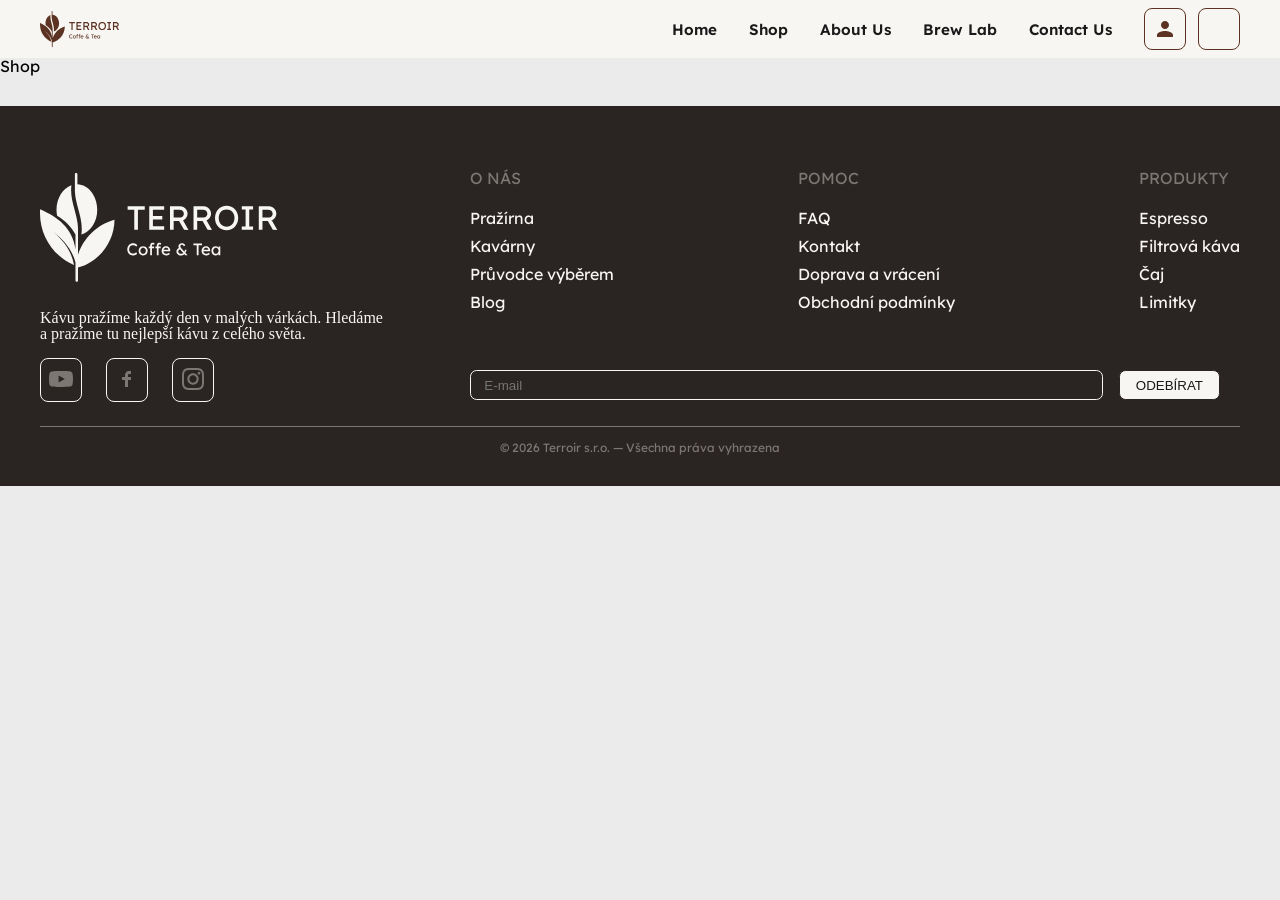
<file: pages/shop.html>
<!DOCTYPE html>
<html lang="cs">

<head>
    <meta charset="UTF-8">
    <meta name="viewport" content="width=device-width, initial-scale=1.0">
    <title>Terroir - Shop</title>
    <link rel="stylesheet" href="../styles/style.css">
    <link rel="icon" type="image/png" href="/media/favicon/favicon-96x96.png" sizes="96x96" />
    <link rel="icon" type="image/svg+xml" href="/media/favicon/favicon.svg" />
    <link rel="shortcut icon" href="/media/favicon/favicon.ico" />
    <link rel="apple-touch-icon" sizes="180x180" href="/media/favicon/apple-touch-icon.png" />
    <meta name="apple-mobile-web-app-title" content="Terroir" />
    <link rel="manifest" href="/media/favicon/site.webmanifest" />
</head>

<body>
    <header class="navbar">
        <div class="navbar__content">

            <a href="../index.html" class="logo" aria-label="Terroir Home">
                <svg viewBox="0 0 80 38" fill="none" xmlns="http://www.w3.org/2000/svg">
                    <path fill-rule="evenodd" clip-rule="evenodd"
                        d="M10.4747 5.05859C10.0949 7.93807 10.8034 10.5996 11.4933 13.1387C12.0578 15.2161 12.6045 17.2122 12.6622 19.2783C12.6627 19.2864 12.6652 19.2945 12.6652 19.3027V28.2842C14.4878 22.6081 19.0771 18.1745 24.8458 16.5791C24.7225 24.227 19.5982 30.6307 12.6652 32.5381V36.8564C12.6651 37.0879 12.4777 37.2763 12.2462 37.2764C12.0152 37.2759 11.8274 37.0876 11.8273 36.8564V30.8037C10.7569 26.6408 7.86964 23.2818 4.60462 20.7598C4.4175 20.6159 4.22492 20.4726 4.02845 20.3291C4.21772 20.482 4.40272 20.6352 4.58216 20.7881C7.82716 23.5503 10.564 27.2038 11.2677 31.3613C11.2838 31.4697 11.2981 31.584 11.3097 31.6943C3.99928 28.4357 -0.496912 21.1515 0.0450544 13.0752C5.99153 15.7415 10.7499 19.2096 11.8273 26.3877V21.4883C10.3382 18.8958 8.25472 16.7356 5.70228 15.2715C5.57332 14.6183 5.50404 13.9353 5.50404 13.2324C5.50421 9.33445 7.60852 6.05161 10.4747 5.05859ZM12.0509 0.998047C12.2824 0.99807 12.4699 1.18546 12.4699 1.41699V4.75586C16.1363 4.87389 19.08 8.62214 19.0802 13.2324C19.0802 17.2718 16.8197 20.6492 13.7941 21.5039C14.2532 18.3764 13.4425 15.5147 12.7072 12.8086C12.1981 10.9352 11.7243 9.13256 11.6388 7.29004C11.6354 7.26865 11.632 7.24692 11.632 7.22461V7.02539C11.6258 6.78662 11.6238 6.54716 11.632 6.30664V1.41699C11.632 1.18572 11.8197 0.998496 12.0509 0.998047Z"
                        fill="currentColor" />
                    <path
                        d="M31.4231 19.9503V13.2337H29.2143V12.0616H34.9167V13.2337H32.6402V19.9503H31.4231ZM36.4174 19.9503V12.0616H41.3873V13.2337H37.6346V18.7783H41.3873V19.9503H36.4174ZM36.9697 16.4906V15.3185H40.7675V16.4906H36.9697ZM43.3399 19.9503V12.0616H46.6982C47.149 12.0616 47.5622 12.1743 47.9378 12.3997C48.321 12.6176 48.6253 12.9181 48.8507 13.3013C49.0761 13.6769 49.1888 14.1014 49.1888 14.5747C49.1888 15.003 49.0761 15.4012 48.8507 15.7693C48.6253 16.1374 48.3248 16.4342 47.9491 16.6596C47.5735 16.8775 47.1565 16.9864 46.6982 16.9864H44.557V19.9503H43.3399ZM48.028 19.9503L46.022 16.3891L47.2729 16.1074L49.5043 19.9616L48.028 19.9503ZM44.557 15.8144H46.8109C47.0288 15.8144 47.2241 15.7618 47.3969 15.6566C47.5697 15.5439 47.7049 15.3937 47.8026 15.2058C47.9003 15.0105 47.9491 14.7964 47.9491 14.5635C47.9491 14.3005 47.8853 14.0714 47.7575 13.876C47.6373 13.6732 47.4645 13.5154 47.2391 13.4027C47.0213 13.29 46.7733 13.2337 46.4953 13.2337H44.557V15.8144ZM51.1757 19.9503V12.0616H54.5341C54.9848 12.0616 55.3981 12.1743 55.7737 12.3997C56.1569 12.6176 56.4612 12.9181 56.6866 13.3013C56.9119 13.6769 57.0246 14.1014 57.0246 14.5747C57.0246 15.003 56.9119 15.4012 56.6866 15.7693C56.4612 16.1374 56.1606 16.4342 55.785 16.6596C55.4093 16.8775 54.9924 16.9864 54.5341 16.9864H52.3928V19.9503H51.1757ZM55.8639 19.9503L53.8579 16.3891L55.1088 16.1074L57.3402 19.9616L55.8639 19.9503ZM52.3928 15.8144H54.6468C54.8646 15.8144 55.06 15.7618 55.2328 15.6566C55.4056 15.5439 55.5408 15.3937 55.6385 15.2058C55.7362 15.0105 55.785 14.7964 55.785 14.5635C55.785 14.3005 55.7211 14.0714 55.5934 13.876C55.4732 13.6732 55.3004 13.5154 55.075 13.4027C54.8571 13.29 54.6092 13.2337 54.3312 13.2337H52.3928V15.8144ZM62.2035 20.063C61.6476 20.063 61.1329 19.9616 60.6596 19.7587C60.1938 19.5559 59.7843 19.2741 59.4312 18.9135C59.0856 18.5454 58.8151 18.1171 58.6198 17.6288C58.432 17.1329 58.3381 16.592 58.3381 16.006C58.3381 15.42 58.432 14.8828 58.6198 14.3944C58.8151 13.8986 59.0856 13.4703 59.4312 13.1097C59.7843 12.7416 60.1938 12.4561 60.6596 12.2532C61.1329 12.0504 61.6476 11.9489 62.2035 11.9489C62.7595 11.9489 63.2704 12.0504 63.7362 12.2532C64.2095 12.4561 64.619 12.7416 64.9646 13.1097C65.3177 13.4778 65.5882 13.9098 65.776 14.4057C65.9713 14.894 66.069 15.4275 66.069 16.006C66.069 16.5845 65.9713 17.1217 65.776 17.6175C65.5882 18.1059 65.3177 18.5341 64.9646 18.9022C64.619 19.2704 64.2095 19.5559 63.7362 19.7587C63.2704 19.9616 62.7595 20.063 62.2035 20.063ZM62.2035 18.8797C62.5867 18.8797 62.9361 18.8083 63.2516 18.6656C63.5747 18.5228 63.8526 18.3237 64.0855 18.0683C64.3185 17.8053 64.4988 17.5011 64.6265 17.1555C64.7617 16.8024 64.8293 16.4192 64.8293 16.006C64.8293 15.5928 64.7617 15.2133 64.6265 14.8677C64.4988 14.5146 64.3185 14.2104 64.0855 13.9549C63.8526 13.692 63.5747 13.4891 63.2516 13.3464C62.9361 13.2036 62.5867 13.1322 62.2035 13.1322C61.8204 13.1322 61.4673 13.2036 61.1442 13.3464C60.8286 13.4891 60.5507 13.6882 60.3102 13.9436C60.0773 14.1991 59.897 14.5034 59.7693 14.8565C59.6416 15.2021 59.5777 15.5852 59.5777 16.006C59.5777 16.4192 59.6416 16.8024 59.7693 17.1555C59.897 17.5086 60.0773 17.8129 60.3102 18.0683C60.5507 18.3237 60.8286 18.5228 61.1442 18.6656C61.4673 18.8083 61.8204 18.8797 62.2035 18.8797ZM67.2588 19.9503V18.8234H68.5323V13.1886H67.2588V12.0616H71.0228V13.1886H69.7494V18.8234H71.0228V19.9503H67.2588ZM72.9335 19.9503V12.0616H76.2918C76.7426 12.0616 77.1558 12.1743 77.5315 12.3997C77.9146 12.6176 78.2189 12.9181 78.4443 13.3013C78.6697 13.6769 78.7824 14.1014 78.7824 14.5747C78.7824 15.003 78.6697 15.4012 78.4443 15.7693C78.2189 16.1374 77.9184 16.4342 77.5427 16.6596C77.1671 16.8775 76.7501 16.9864 76.2918 16.9864H74.1506V19.9503H72.9335ZM77.6216 19.9503L75.6156 16.3891L76.8666 16.1074L79.0979 19.9616L77.6216 19.9503ZM74.1506 15.8144H76.4045C76.6224 15.8144 76.8177 15.7618 76.9905 15.6566C77.1633 15.5439 77.2986 15.3937 77.3962 15.2058C77.4939 15.0105 77.5427 14.7964 77.5427 14.5635C77.5427 14.3005 77.4789 14.0714 77.3511 13.876C77.2309 13.6732 77.0581 13.5154 76.8327 13.4027C76.6149 13.29 76.3669 13.2337 76.089 13.2337H74.1506V15.8144Z"
                        fill="currentColor" />
                    <path
                        d="M30.9723 28.4744C30.6981 28.4744 30.4464 28.4256 30.2173 28.3279C29.9881 28.2303 29.789 28.0913 29.62 27.911C29.4509 27.7269 29.3194 27.5109 29.2255 27.263C29.1354 27.015 29.0903 26.7427 29.0903 26.4459C29.0903 26.1642 29.1391 25.9031 29.2368 25.6627C29.3382 25.4185 29.4772 25.2044 29.6538 25.0203C29.8303 24.8362 30.0351 24.6935 30.268 24.5921C30.5009 24.4906 30.7526 24.4399 31.023 24.4399C31.2146 24.4399 31.4006 24.47 31.5809 24.5301C31.7649 24.5864 31.9302 24.6672 32.0767 24.7724C32.227 24.8738 32.3491 24.9903 32.443 25.1217L32.0373 25.5444C31.9283 25.4354 31.8175 25.3453 31.7048 25.2739C31.5959 25.1988 31.4832 25.1424 31.3667 25.1048C31.2541 25.0673 31.1395 25.0485 31.023 25.0485C30.839 25.0485 30.6662 25.0842 30.5046 25.1556C30.3469 25.2232 30.2079 25.319 30.0877 25.4429C29.9712 25.5669 29.8792 25.7153 29.8115 25.8881C29.7439 26.0571 29.7101 26.2431 29.7101 26.4459C29.7101 26.66 29.7421 26.8554 29.8059 27.0319C29.8735 27.2047 29.9674 27.3531 30.0877 27.4771C30.2079 27.601 30.3506 27.6968 30.5159 27.7645C30.6849 27.8283 30.8709 27.8602 31.0737 27.8602C31.1977 27.8602 31.3198 27.8433 31.44 27.8095C31.5602 27.7757 31.6729 27.7269 31.7781 27.663C31.8833 27.5992 31.9791 27.524 32.0655 27.4376L32.3697 27.9335C32.2833 28.0349 32.165 28.127 32.0147 28.2096C31.8682 28.2922 31.703 28.358 31.5189 28.4068C31.3386 28.4519 31.1564 28.4744 30.9723 28.4744ZM34.3797 28.4744C34.0905 28.4744 33.8313 28.4087 33.6021 28.2772C33.3767 28.142 33.1983 27.9598 33.0668 27.7306C32.9353 27.4977 32.8696 27.2329 32.8696 26.9361C32.8696 26.6394 32.9353 26.3764 33.0668 26.1473C33.1983 25.9144 33.3767 25.7322 33.6021 25.6007C33.8313 25.4655 34.0905 25.3978 34.3797 25.3978C34.6652 25.3978 34.9207 25.4655 35.1461 25.6007C35.3752 25.7322 35.5555 25.9144 35.687 26.1473C35.8185 26.3764 35.8842 26.6394 35.8842 26.9361C35.8842 27.2329 35.8185 27.4977 35.687 27.7306C35.5555 27.9598 35.3752 28.142 35.1461 28.2772C34.9207 28.4087 34.6652 28.4744 34.3797 28.4744ZM34.3797 27.9448C34.5563 27.9448 34.7141 27.9016 34.853 27.8152C34.992 27.725 35.101 27.6048 35.1799 27.4545C35.2588 27.3005 35.2963 27.1277 35.2926 26.9361C35.2963 26.7408 35.2588 26.568 35.1799 26.4177C35.101 26.2637 34.992 26.1435 34.853 26.0571C34.7141 25.9707 34.5563 25.9275 34.3797 25.9275C34.2032 25.9275 34.0435 25.9726 33.9008 26.0628C33.7618 26.1492 33.6528 26.2694 33.574 26.4234C33.4951 26.5736 33.4575 26.7446 33.4613 26.9361C33.4575 27.1277 33.4951 27.3005 33.574 27.4545C33.6528 27.6048 33.7618 27.725 33.9008 27.8152C34.0435 27.9016 34.2032 27.9448 34.3797 27.9448ZM36.7278 28.4181V25.1274C36.7278 24.9583 36.7653 24.8081 36.8405 24.6766C36.9156 24.5451 37.0189 24.4418 37.1504 24.3667C37.2818 24.2916 37.434 24.254 37.6068 24.254C37.727 24.254 37.8397 24.2765 37.9449 24.3216C38.0501 24.3667 38.1346 24.4268 38.1984 24.5019L38.0012 24.9471C37.9524 24.902 37.8979 24.8663 37.8378 24.84C37.7815 24.81 37.727 24.7949 37.6744 24.7949C37.5955 24.7949 37.5279 24.8081 37.4715 24.8344C37.419 24.8569 37.3795 24.8945 37.3532 24.9471C37.3269 24.9959 37.3138 25.056 37.3138 25.1274V28.4181H37.0208C36.9719 28.4181 36.9231 28.4181 36.8743 28.4181C36.8254 28.4181 36.7766 28.4181 36.7278 28.4181ZM36.2544 26.0458V25.5105H38.0125V26.0458H36.2544ZM38.9422 28.4181V25.1274C38.9422 24.9583 38.9798 24.8081 39.0549 24.6766C39.1301 24.5451 39.2334 24.4418 39.3648 24.3667C39.4963 24.2916 39.6485 24.254 39.8213 24.254C39.9415 24.254 40.0542 24.2765 40.1593 24.3216C40.2645 24.3667 40.349 24.4268 40.4129 24.5019L40.2157 24.9471C40.1669 24.902 40.1124 24.8663 40.0523 24.84C39.9959 24.81 39.9415 24.7949 39.8889 24.7949C39.81 24.7949 39.7424 24.8081 39.686 24.8344C39.6334 24.8569 39.594 24.8945 39.5677 24.9471C39.5414 24.9959 39.5282 25.056 39.5282 25.1274V28.4181H39.2352C39.1864 28.4181 39.1376 28.4181 39.0887 28.4181C39.0399 28.4181 38.9911 28.4181 38.9422 28.4181ZM38.4689 26.0458V25.5105H40.227V26.0458H38.4689ZM42.1067 28.4744C41.8025 28.4744 41.532 28.4106 41.2953 28.2829C41.0624 28.1514 40.8783 27.9729 40.7431 27.7476C40.6116 27.5222 40.5459 27.263 40.5459 26.97C40.5459 26.737 40.5835 26.5248 40.6586 26.3332C40.7337 26.1416 40.837 25.9764 40.9685 25.8374C41.1037 25.6946 41.2634 25.5857 41.4475 25.5105C41.6353 25.4317 41.8381 25.3922 42.056 25.3922C42.2476 25.3922 42.426 25.4298 42.5913 25.5049C42.7566 25.5763 42.8994 25.6758 43.0196 25.8036C43.1435 25.9313 43.2374 26.0834 43.3013 26.26C43.3689 26.4328 43.4009 26.6225 43.3971 26.8291L43.3915 27.077H40.9741L40.8445 26.615H42.89L42.8054 26.7108V26.5755C42.7942 26.4516 42.7529 26.3407 42.6815 26.2431C42.6101 26.1454 42.5199 26.0684 42.411 26.012C42.3021 25.9557 42.1837 25.9275 42.056 25.9275C41.8532 25.9275 41.6822 25.967 41.5433 26.0458C41.4043 26.121 41.2991 26.2337 41.2277 26.3839C41.1563 26.5304 41.1206 26.7126 41.1206 26.9305C41.1206 27.1371 41.1638 27.3174 41.2502 27.4714C41.3366 27.6217 41.4587 27.7382 41.6165 27.8208C41.7743 27.9034 41.9565 27.9448 42.1631 27.9448C42.3096 27.9448 42.4448 27.9204 42.5688 27.8715C42.6965 27.8227 42.8336 27.7344 42.9801 27.6067L43.2731 28.018C43.183 28.1082 43.0722 28.1871 42.9407 28.2547C42.813 28.3223 42.6758 28.3768 42.5293 28.4181C42.3866 28.4557 42.2457 28.4744 42.1067 28.4744ZM48.4414 28.4181L47.9286 27.8715L47.8385 27.7701L46.8637 26.6826C46.7698 26.5774 46.6796 26.4703 46.5932 26.3614C46.5068 26.2487 46.4298 26.1379 46.3622 26.0289C46.2983 25.92 46.2457 25.8148 46.2044 25.7134C46.1668 25.6082 46.1481 25.5105 46.1481 25.4204C46.1481 25.2288 46.1969 25.0579 46.2946 24.9076C46.396 24.7536 46.5331 24.6334 46.7059 24.547C46.8825 24.4606 47.0853 24.4174 47.3145 24.4174C47.4835 24.4174 47.6413 24.4493 47.7878 24.5132C47.9343 24.5733 48.0601 24.6597 48.1653 24.7724C48.2742 24.8813 48.3531 25.009 48.402 25.1556L47.9625 25.4373C47.8911 25.2645 47.8028 25.1386 47.6976 25.0598C47.5962 24.9809 47.4685 24.9414 47.3145 24.9414C47.198 24.9414 47.1003 24.9602 47.0214 24.9978C46.9426 25.0316 46.8825 25.0823 46.8411 25.1499C46.7998 25.2175 46.7792 25.3021 46.7792 25.4035C46.7792 25.4861 46.8017 25.5782 46.8468 25.6796C46.8956 25.7773 46.9557 25.8768 47.0271 25.9782C47.0985 26.0797 47.1717 26.1736 47.2468 26.26C47.322 26.3464 47.3877 26.4215 47.4441 26.4854L48.2273 27.3588L48.3907 27.5391L49.1965 28.4181H48.4414ZM46.9257 28.4744C46.6589 28.4744 46.4166 28.4181 46.1988 28.3054C45.9809 28.1889 45.8062 28.0368 45.6747 27.849C45.547 27.6574 45.4832 27.4489 45.4832 27.2235C45.4832 26.9268 45.5639 26.6694 45.7254 26.4516C45.8907 26.2337 46.1312 26.0665 46.4467 25.9501L46.8073 26.3839C46.5669 26.4365 46.3885 26.5248 46.272 26.6488C46.1556 26.769 46.0973 26.9324 46.0973 27.139C46.0973 27.2968 46.1349 27.4358 46.21 27.556C46.2852 27.6762 46.3922 27.7701 46.5312 27.8377C46.674 27.9053 46.843 27.9391 47.0384 27.9391C47.2074 27.9391 47.3614 27.9072 47.5004 27.8433C47.6432 27.7757 47.7709 27.6818 47.8836 27.5616C47.9963 27.4414 48.0883 27.2968 48.1597 27.1277C48.2348 26.9587 48.2893 26.7709 48.3231 26.5642H48.8415C48.8114 26.7934 48.757 27.0056 48.6781 27.201C48.6029 27.3963 48.5072 27.5729 48.3907 27.7306C48.278 27.8884 48.1465 28.0237 47.9963 28.1364C47.8498 28.2453 47.6864 28.3298 47.506 28.3899C47.3257 28.4463 47.1323 28.4744 46.9257 28.4744ZM52.2479 28.4181V25.0598H51.1435V24.4737H53.9947V25.0598H52.8564V28.4181H52.2479ZM55.4178 28.4744C55.1135 28.4744 54.8431 28.4106 54.6064 28.2829C54.3735 28.1514 54.1894 27.9729 54.0542 27.7476C53.9227 27.5222 53.857 27.263 53.857 26.97C53.857 26.737 53.8945 26.5248 53.9697 26.3332C54.0448 26.1416 54.1481 25.9764 54.2796 25.8374C54.4148 25.6946 54.5745 25.5857 54.7585 25.5105C54.9464 25.4317 55.1492 25.3922 55.3671 25.3922C55.5587 25.3922 55.7371 25.4298 55.9024 25.5049C56.0677 25.5763 56.2104 25.6758 56.3306 25.8036C56.4546 25.9313 56.5485 26.0834 56.6124 26.26C56.68 26.4328 56.7119 26.6225 56.7082 26.8291L56.7025 27.077H54.2852L54.1556 26.615H56.201L56.1165 26.7108V26.5755C56.1052 26.4516 56.0639 26.3407 55.9926 26.2431C55.9212 26.1454 55.831 26.0684 55.7221 26.012C55.6131 25.9557 55.4948 25.9275 55.3671 25.9275C55.1642 25.9275 54.9933 25.967 54.8543 26.0458C54.7153 26.121 54.6102 26.2337 54.5388 26.3839C54.4674 26.5304 54.4317 26.7126 54.4317 26.9305C54.4317 27.1371 54.4749 27.3174 54.5613 27.4714C54.6477 27.6217 54.7698 27.7382 54.9276 27.8208C55.0854 27.9034 55.2675 27.9448 55.4742 27.9448C55.6207 27.9448 55.7559 27.9204 55.8799 27.8715C56.0076 27.8227 56.1447 27.7344 56.2912 27.6067L56.5842 28.018C56.494 28.1082 56.3832 28.1871 56.2518 28.2547C56.124 28.3223 55.9869 28.3768 55.8404 28.4181C55.6977 28.4557 55.5568 28.4744 55.4178 28.4744ZM58.4771 28.4744C58.233 28.4744 58.0095 28.4068 57.8066 28.2716C57.6075 28.1364 57.4479 27.9523 57.3276 27.7194C57.2074 27.4865 57.1473 27.2235 57.1473 26.9305C57.1473 26.6337 57.2074 26.3708 57.3276 26.1416C57.4516 25.9087 57.6169 25.7265 57.8235 25.5951C58.0339 25.4636 58.2687 25.3978 58.5279 25.3978C58.6819 25.3978 58.8227 25.4204 58.9505 25.4655C59.0782 25.5105 59.189 25.5744 59.2829 25.657C59.3806 25.7359 59.4595 25.828 59.5196 25.9332C59.5834 26.0383 59.6229 26.151 59.6379 26.2712L59.5083 26.2262V25.4598H60.0943V28.4181H59.5083V27.7137L59.6435 27.6743C59.621 27.7757 59.574 27.8753 59.5027 27.9729C59.4351 28.0669 59.3468 28.1514 59.2378 28.2265C59.1326 28.3016 59.0143 28.3617 58.8828 28.4068C58.7551 28.4519 58.6199 28.4744 58.4771 28.4744ZM58.6293 27.9391C58.8058 27.9391 58.9617 27.8959 59.097 27.8095C59.2322 27.7231 59.3374 27.6048 59.4125 27.4545C59.4914 27.3005 59.5308 27.1258 59.5308 26.9305C59.5308 26.7389 59.4914 26.568 59.4125 26.4177C59.3374 26.2675 59.2322 26.1492 59.097 26.0628C58.9617 25.9764 58.8058 25.9332 58.6293 25.9332C58.4565 25.9332 58.3025 25.9764 58.1672 26.0628C58.0357 26.1492 57.9306 26.2675 57.8517 26.4177C57.7765 26.568 57.739 26.7389 57.739 26.9305C57.739 27.1258 57.7765 27.3005 57.8517 27.4545C57.9306 27.6048 58.0357 27.7231 58.1672 27.8095C58.3025 27.8959 58.4565 27.9391 58.6293 27.9391Z"
                        fill="currentColor" />
                </svg>

            </a>
            <nav class="nav-links" aria-label="Hlavní navigace">
                <menu>
                    <li><a href="../index.html" >Home</a></li>
                    <li><a href="./shop.html" aria-current="page">Shop</a></li>
                    <li><a href="./about_us.html">About Us</a></li>
                    <li><a href="./brew_lab.html">Brew Lab</a></li>
                    <li><a href="./contact_us.html">Contact Us</a></li>
                </menu>
            </nav>
            <div class="nav-actions" role="group" aria-label="Akce v záhlaví">
                <a class="icon-btn" href="./account.html" aria-label="Účet">
                    <svg width="24" height="24" viewBox="0 0 24 24" fill="none" xmlns="http://www.w3.org/2000/svg">
                        <path
                            d="M12 12C14.21 12 16 10.21 16 8C16 5.79 14.21 4 12 4C9.79 4 8 5.79 8 8C8 10.21 9.79 12 12 12ZM12 14C9.33 14 4 15.34 4 18V20H20V18C20 15.34 14.67 14 12 14Z"
                            fill="currentColor" />
                    </svg>

                </a>
                <a class="icon-btn" href="./account/checkout.html" aria-label="Košík">
                    <svg class="icon" width="24" height="24">
                        <use href="../media/icons/icon__cart.svg"></use>
                    </svg>
                </a>
                <a class="hamburger" href="#">
                    <svg class="icon" width="24" height="24" aria-label="Otevřít menu">
                        <use href="../media/icons/icon__hamburger--closed.svg"></use>
                    </svg>
                </a>
            </div>

            <nav class="mobile-dropdown" id="mobile-menu">
                <menu>
                    <li><a href="../index.html">Home</a></li>
                    <li><a href="./shop.html" aria-current="page">Shop</a></li>
                    <li><a href="./about_us.html">About Us</a></li>
                    <li><a href="./brew_lab.html">Brew Lab</a></li>
                    <li><a href="./contact_us.html">Contact Us</a></li>
                </menu>
            </nav>
        </div>
    </header>

    <h1>Shop</h1>

    <footer class="footer">
        <div class="footer__content">
            <div class="footer__layout">
                <div class="footer__brand">
                    <a href="../index.html" class="footer__logo " aria-label="Terroir Home">
                        <svg viewBox="0 0 80 38" fill="none" xmlns="http://www.w3.org/2000/svg">
                            <path fill-rule="evenodd" clip-rule="evenodd"
                                d="M10.4747 5.05859C10.0949 7.93807 10.8034 10.5996 11.4933 13.1387C12.0578 15.2161 12.6045 17.2122 12.6622 19.2783C12.6627 19.2864 12.6652 19.2945 12.6652 19.3027V28.2842C14.4878 22.6081 19.0771 18.1745 24.8458 16.5791C24.7225 24.227 19.5982 30.6307 12.6652 32.5381V36.8564C12.6651 37.0879 12.4777 37.2763 12.2462 37.2764C12.0152 37.2759 11.8274 37.0876 11.8273 36.8564V30.8037C10.7569 26.6408 7.86964 23.2818 4.60462 20.7598C4.4175 20.6159 4.22492 20.4726 4.02845 20.3291C4.21772 20.482 4.40272 20.6352 4.58216 20.7881C7.82716 23.5503 10.564 27.2038 11.2677 31.3613C11.2838 31.4697 11.2981 31.584 11.3097 31.6943C3.99928 28.4357 -0.496912 21.1515 0.0450544 13.0752C5.99153 15.7415 10.7499 19.2096 11.8273 26.3877V21.4883C10.3382 18.8958 8.25472 16.7356 5.70228 15.2715C5.57332 14.6183 5.50404 13.9353 5.50404 13.2324C5.50421 9.33445 7.60852 6.05161 10.4747 5.05859ZM12.0509 0.998047C12.2824 0.99807 12.4699 1.18546 12.4699 1.41699V4.75586C16.1363 4.87389 19.08 8.62214 19.0802 13.2324C19.0802 17.2718 16.8197 20.6492 13.7941 21.5039C14.2532 18.3764 13.4425 15.5147 12.7072 12.8086C12.1981 10.9352 11.7243 9.13256 11.6388 7.29004C11.6354 7.26865 11.632 7.24692 11.632 7.22461V7.02539C11.6258 6.78662 11.6238 6.54716 11.632 6.30664V1.41699C11.632 1.18572 11.8197 0.998496 12.0509 0.998047Z"
                                fill="currentColor" />
                            <path
                                d="M31.4231 19.9503V13.2337H29.2143V12.0616H34.9167V13.2337H32.6402V19.9503H31.4231ZM36.4174 19.9503V12.0616H41.3873V13.2337H37.6346V18.7783H41.3873V19.9503H36.4174ZM36.9697 16.4906V15.3185H40.7675V16.4906H36.9697ZM43.3399 19.9503V12.0616H46.6982C47.149 12.0616 47.5622 12.1743 47.9378 12.3997C48.321 12.6176 48.6253 12.9181 48.8507 13.3013C49.0761 13.6769 49.1888 14.1014 49.1888 14.5747C49.1888 15.003 49.0761 15.4012 48.8507 15.7693C48.6253 16.1374 48.3248 16.4342 47.9491 16.6596C47.5735 16.8775 47.1565 16.9864 46.6982 16.9864H44.557V19.9503H43.3399ZM48.028 19.9503L46.022 16.3891L47.2729 16.1074L49.5043 19.9616L48.028 19.9503ZM44.557 15.8144H46.8109C47.0288 15.8144 47.2241 15.7618 47.3969 15.6566C47.5697 15.5439 47.7049 15.3937 47.8026 15.2058C47.9003 15.0105 47.9491 14.7964 47.9491 14.5635C47.9491 14.3005 47.8853 14.0714 47.7575 13.876C47.6373 13.6732 47.4645 13.5154 47.2391 13.4027C47.0213 13.29 46.7733 13.2337 46.4953 13.2337H44.557V15.8144ZM51.1757 19.9503V12.0616H54.5341C54.9848 12.0616 55.3981 12.1743 55.7737 12.3997C56.1569 12.6176 56.4612 12.9181 56.6866 13.3013C56.9119 13.6769 57.0246 14.1014 57.0246 14.5747C57.0246 15.003 56.9119 15.4012 56.6866 15.7693C56.4612 16.1374 56.1606 16.4342 55.785 16.6596C55.4093 16.8775 54.9924 16.9864 54.5341 16.9864H52.3928V19.9503H51.1757ZM55.8639 19.9503L53.8579 16.3891L55.1088 16.1074L57.3402 19.9616L55.8639 19.9503ZM52.3928 15.8144H54.6468C54.8646 15.8144 55.06 15.7618 55.2328 15.6566C55.4056 15.5439 55.5408 15.3937 55.6385 15.2058C55.7362 15.0105 55.785 14.7964 55.785 14.5635C55.785 14.3005 55.7211 14.0714 55.5934 13.876C55.4732 13.6732 55.3004 13.5154 55.075 13.4027C54.8571 13.29 54.6092 13.2337 54.3312 13.2337H52.3928V15.8144ZM62.2035 20.063C61.6476 20.063 61.1329 19.9616 60.6596 19.7587C60.1938 19.5559 59.7843 19.2741 59.4312 18.9135C59.0856 18.5454 58.8151 18.1171 58.6198 17.6288C58.432 17.1329 58.3381 16.592 58.3381 16.006C58.3381 15.42 58.432 14.8828 58.6198 14.3944C58.8151 13.8986 59.0856 13.4703 59.4312 13.1097C59.7843 12.7416 60.1938 12.4561 60.6596 12.2532C61.1329 12.0504 61.6476 11.9489 62.2035 11.9489C62.7595 11.9489 63.2704 12.0504 63.7362 12.2532C64.2095 12.4561 64.619 12.7416 64.9646 13.1097C65.3177 13.4778 65.5882 13.9098 65.776 14.4057C65.9713 14.894 66.069 15.4275 66.069 16.006C66.069 16.5845 65.9713 17.1217 65.776 17.6175C65.5882 18.1059 65.3177 18.5341 64.9646 18.9022C64.619 19.2704 64.2095 19.5559 63.7362 19.7587C63.2704 19.9616 62.7595 20.063 62.2035 20.063ZM62.2035 18.8797C62.5867 18.8797 62.9361 18.8083 63.2516 18.6656C63.5747 18.5228 63.8526 18.3237 64.0855 18.0683C64.3185 17.8053 64.4988 17.5011 64.6265 17.1555C64.7617 16.8024 64.8293 16.4192 64.8293 16.006C64.8293 15.5928 64.7617 15.2133 64.6265 14.8677C64.4988 14.5146 64.3185 14.2104 64.0855 13.9549C63.8526 13.692 63.5747 13.4891 63.2516 13.3464C62.9361 13.2036 62.5867 13.1322 62.2035 13.1322C61.8204 13.1322 61.4673 13.2036 61.1442 13.3464C60.8286 13.4891 60.5507 13.6882 60.3102 13.9436C60.0773 14.1991 59.897 14.5034 59.7693 14.8565C59.6416 15.2021 59.5777 15.5852 59.5777 16.006C59.5777 16.4192 59.6416 16.8024 59.7693 17.1555C59.897 17.5086 60.0773 17.8129 60.3102 18.0683C60.5507 18.3237 60.8286 18.5228 61.1442 18.6656C61.4673 18.8083 61.8204 18.8797 62.2035 18.8797ZM67.2588 19.9503V18.8234H68.5323V13.1886H67.2588V12.0616H71.0228V13.1886H69.7494V18.8234H71.0228V19.9503H67.2588ZM72.9335 19.9503V12.0616H76.2918C76.7426 12.0616 77.1558 12.1743 77.5315 12.3997C77.9146 12.6176 78.2189 12.9181 78.4443 13.3013C78.6697 13.6769 78.7824 14.1014 78.7824 14.5747C78.7824 15.003 78.6697 15.4012 78.4443 15.7693C78.2189 16.1374 77.9184 16.4342 77.5427 16.6596C77.1671 16.8775 76.7501 16.9864 76.2918 16.9864H74.1506V19.9503H72.9335ZM77.6216 19.9503L75.6156 16.3891L76.8666 16.1074L79.0979 19.9616L77.6216 19.9503ZM74.1506 15.8144H76.4045C76.6224 15.8144 76.8177 15.7618 76.9905 15.6566C77.1633 15.5439 77.2986 15.3937 77.3962 15.2058C77.4939 15.0105 77.5427 14.7964 77.5427 14.5635C77.5427 14.3005 77.4789 14.0714 77.3511 13.876C77.2309 13.6732 77.0581 13.5154 76.8327 13.4027C76.6149 13.29 76.3669 13.2337 76.089 13.2337H74.1506V15.8144Z"
                                fill="currentColor" />
                            <path
                                d="M30.9723 28.4744C30.6981 28.4744 30.4464 28.4256 30.2173 28.3279C29.9881 28.2303 29.789 28.0913 29.62 27.911C29.4509 27.7269 29.3194 27.5109 29.2255 27.263C29.1354 27.015 29.0903 26.7427 29.0903 26.4459C29.0903 26.1642 29.1391 25.9031 29.2368 25.6627C29.3382 25.4185 29.4772 25.2044 29.6538 25.0203C29.8303 24.8362 30.0351 24.6935 30.268 24.5921C30.5009 24.4906 30.7526 24.4399 31.023 24.4399C31.2146 24.4399 31.4006 24.47 31.5809 24.5301C31.7649 24.5864 31.9302 24.6672 32.0767 24.7724C32.227 24.8738 32.3491 24.9903 32.443 25.1217L32.0373 25.5444C31.9283 25.4354 31.8175 25.3453 31.7048 25.2739C31.5959 25.1988 31.4832 25.1424 31.3667 25.1048C31.2541 25.0673 31.1395 25.0485 31.023 25.0485C30.839 25.0485 30.6662 25.0842 30.5046 25.1556C30.3469 25.2232 30.2079 25.319 30.0877 25.4429C29.9712 25.5669 29.8792 25.7153 29.8115 25.8881C29.7439 26.0571 29.7101 26.2431 29.7101 26.4459C29.7101 26.66 29.7421 26.8554 29.8059 27.0319C29.8735 27.2047 29.9674 27.3531 30.0877 27.4771C30.2079 27.601 30.3506 27.6968 30.5159 27.7645C30.6849 27.8283 30.8709 27.8602 31.0737 27.8602C31.1977 27.8602 31.3198 27.8433 31.44 27.8095C31.5602 27.7757 31.6729 27.7269 31.7781 27.663C31.8833 27.5992 31.9791 27.524 32.0655 27.4376L32.3697 27.9335C32.2833 28.0349 32.165 28.127 32.0147 28.2096C31.8682 28.2922 31.703 28.358 31.5189 28.4068C31.3386 28.4519 31.1564 28.4744 30.9723 28.4744ZM34.3797 28.4744C34.0905 28.4744 33.8313 28.4087 33.6021 28.2772C33.3767 28.142 33.1983 27.9598 33.0668 27.7306C32.9353 27.4977 32.8696 27.2329 32.8696 26.9361C32.8696 26.6394 32.9353 26.3764 33.0668 26.1473C33.1983 25.9144 33.3767 25.7322 33.6021 25.6007C33.8313 25.4655 34.0905 25.3978 34.3797 25.3978C34.6652 25.3978 34.9207 25.4655 35.1461 25.6007C35.3752 25.7322 35.5555 25.9144 35.687 26.1473C35.8185 26.3764 35.8842 26.6394 35.8842 26.9361C35.8842 27.2329 35.8185 27.4977 35.687 27.7306C35.5555 27.9598 35.3752 28.142 35.1461 28.2772C34.9207 28.4087 34.6652 28.4744 34.3797 28.4744ZM34.3797 27.9448C34.5563 27.9448 34.7141 27.9016 34.853 27.8152C34.992 27.725 35.101 27.6048 35.1799 27.4545C35.2588 27.3005 35.2963 27.1277 35.2926 26.9361C35.2963 26.7408 35.2588 26.568 35.1799 26.4177C35.101 26.2637 34.992 26.1435 34.853 26.0571C34.7141 25.9707 34.5563 25.9275 34.3797 25.9275C34.2032 25.9275 34.0435 25.9726 33.9008 26.0628C33.7618 26.1492 33.6528 26.2694 33.574 26.4234C33.4951 26.5736 33.4575 26.7446 33.4613 26.9361C33.4575 27.1277 33.4951 27.3005 33.574 27.4545C33.6528 27.6048 33.7618 27.725 33.9008 27.8152C34.0435 27.9016 34.2032 27.9448 34.3797 27.9448ZM36.7278 28.4181V25.1274C36.7278 24.9583 36.7653 24.8081 36.8405 24.6766C36.9156 24.5451 37.0189 24.4418 37.1504 24.3667C37.2818 24.2916 37.434 24.254 37.6068 24.254C37.727 24.254 37.8397 24.2765 37.9449 24.3216C38.0501 24.3667 38.1346 24.4268 38.1984 24.5019L38.0012 24.9471C37.9524 24.902 37.8979 24.8663 37.8378 24.84C37.7815 24.81 37.727 24.7949 37.6744 24.7949C37.5955 24.7949 37.5279 24.8081 37.4715 24.8344C37.419 24.8569 37.3795 24.8945 37.3532 24.9471C37.3269 24.9959 37.3138 25.056 37.3138 25.1274V28.4181H37.0208C36.9719 28.4181 36.9231 28.4181 36.8743 28.4181C36.8254 28.4181 36.7766 28.4181 36.7278 28.4181ZM36.2544 26.0458V25.5105H38.0125V26.0458H36.2544ZM38.9422 28.4181V25.1274C38.9422 24.9583 38.9798 24.8081 39.0549 24.6766C39.1301 24.5451 39.2334 24.4418 39.3648 24.3667C39.4963 24.2916 39.6485 24.254 39.8213 24.254C39.9415 24.254 40.0542 24.2765 40.1593 24.3216C40.2645 24.3667 40.349 24.4268 40.4129 24.5019L40.2157 24.9471C40.1669 24.902 40.1124 24.8663 40.0523 24.84C39.9959 24.81 39.9415 24.7949 39.8889 24.7949C39.81 24.7949 39.7424 24.8081 39.686 24.8344C39.6334 24.8569 39.594 24.8945 39.5677 24.9471C39.5414 24.9959 39.5282 25.056 39.5282 25.1274V28.4181H39.2352C39.1864 28.4181 39.1376 28.4181 39.0887 28.4181C39.0399 28.4181 38.9911 28.4181 38.9422 28.4181ZM38.4689 26.0458V25.5105H40.227V26.0458H38.4689ZM42.1067 28.4744C41.8025 28.4744 41.532 28.4106 41.2953 28.2829C41.0624 28.1514 40.8783 27.9729 40.7431 27.7476C40.6116 27.5222 40.5459 27.263 40.5459 26.97C40.5459 26.737 40.5835 26.5248 40.6586 26.3332C40.7337 26.1416 40.837 25.9764 40.9685 25.8374C41.1037 25.6946 41.2634 25.5857 41.4475 25.5105C41.6353 25.4317 41.8381 25.3922 42.056 25.3922C42.2476 25.3922 42.426 25.4298 42.5913 25.5049C42.7566 25.5763 42.8994 25.6758 43.0196 25.8036C43.1435 25.9313 43.2374 26.0834 43.3013 26.26C43.3689 26.4328 43.4009 26.6225 43.3971 26.8291L43.3915 27.077H40.9741L40.8445 26.615H42.89L42.8054 26.7108V26.5755C42.7942 26.4516 42.7529 26.3407 42.6815 26.2431C42.6101 26.1454 42.5199 26.0684 42.411 26.012C42.3021 25.9557 42.1837 25.9275 42.056 25.9275C41.8532 25.9275 41.6822 25.967 41.5433 26.0458C41.4043 26.121 41.2991 26.2337 41.2277 26.3839C41.1563 26.5304 41.1206 26.7126 41.1206 26.9305C41.1206 27.1371 41.1638 27.3174 41.2502 27.4714C41.3366 27.6217 41.4587 27.7382 41.6165 27.8208C41.7743 27.9034 41.9565 27.9448 42.1631 27.9448C42.3096 27.9448 42.4448 27.9204 42.5688 27.8715C42.6965 27.8227 42.8336 27.7344 42.9801 27.6067L43.2731 28.018C43.183 28.1082 43.0722 28.1871 42.9407 28.2547C42.813 28.3223 42.6758 28.3768 42.5293 28.4181C42.3866 28.4557 42.2457 28.4744 42.1067 28.4744ZM48.4414 28.4181L47.9286 27.8715L47.8385 27.7701L46.8637 26.6826C46.7698 26.5774 46.6796 26.4703 46.5932 26.3614C46.5068 26.2487 46.4298 26.1379 46.3622 26.0289C46.2983 25.92 46.2457 25.8148 46.2044 25.7134C46.1668 25.6082 46.1481 25.5105 46.1481 25.4204C46.1481 25.2288 46.1969 25.0579 46.2946 24.9076C46.396 24.7536 46.5331 24.6334 46.7059 24.547C46.8825 24.4606 47.0853 24.4174 47.3145 24.4174C47.4835 24.4174 47.6413 24.4493 47.7878 24.5132C47.9343 24.5733 48.0601 24.6597 48.1653 24.7724C48.2742 24.8813 48.3531 25.009 48.402 25.1556L47.9625 25.4373C47.8911 25.2645 47.8028 25.1386 47.6976 25.0598C47.5962 24.9809 47.4685 24.9414 47.3145 24.9414C47.198 24.9414 47.1003 24.9602 47.0214 24.9978C46.9426 25.0316 46.8825 25.0823 46.8411 25.1499C46.7998 25.2175 46.7792 25.3021 46.7792 25.4035C46.7792 25.4861 46.8017 25.5782 46.8468 25.6796C46.8956 25.7773 46.9557 25.8768 47.0271 25.9782C47.0985 26.0797 47.1717 26.1736 47.2468 26.26C47.322 26.3464 47.3877 26.4215 47.4441 26.4854L48.2273 27.3588L48.3907 27.5391L49.1965 28.4181H48.4414ZM46.9257 28.4744C46.6589 28.4744 46.4166 28.4181 46.1988 28.3054C45.9809 28.1889 45.8062 28.0368 45.6747 27.849C45.547 27.6574 45.4832 27.4489 45.4832 27.2235C45.4832 26.9268 45.5639 26.6694 45.7254 26.4516C45.8907 26.2337 46.1312 26.0665 46.4467 25.9501L46.8073 26.3839C46.5669 26.4365 46.3885 26.5248 46.272 26.6488C46.1556 26.769 46.0973 26.9324 46.0973 27.139C46.0973 27.2968 46.1349 27.4358 46.21 27.556C46.2852 27.6762 46.3922 27.7701 46.5312 27.8377C46.674 27.9053 46.843 27.9391 47.0384 27.9391C47.2074 27.9391 47.3614 27.9072 47.5004 27.8433C47.6432 27.7757 47.7709 27.6818 47.8836 27.5616C47.9963 27.4414 48.0883 27.2968 48.1597 27.1277C48.2348 26.9587 48.2893 26.7709 48.3231 26.5642H48.8415C48.8114 26.7934 48.757 27.0056 48.6781 27.201C48.6029 27.3963 48.5072 27.5729 48.3907 27.7306C48.278 27.8884 48.1465 28.0237 47.9963 28.1364C47.8498 28.2453 47.6864 28.3298 47.506 28.3899C47.3257 28.4463 47.1323 28.4744 46.9257 28.4744ZM52.2479 28.4181V25.0598H51.1435V24.4737H53.9947V25.0598H52.8564V28.4181H52.2479ZM55.4178 28.4744C55.1135 28.4744 54.8431 28.4106 54.6064 28.2829C54.3735 28.1514 54.1894 27.9729 54.0542 27.7476C53.9227 27.5222 53.857 27.263 53.857 26.97C53.857 26.737 53.8945 26.5248 53.9697 26.3332C54.0448 26.1416 54.1481 25.9764 54.2796 25.8374C54.4148 25.6946 54.5745 25.5857 54.7585 25.5105C54.9464 25.4317 55.1492 25.3922 55.3671 25.3922C55.5587 25.3922 55.7371 25.4298 55.9024 25.5049C56.0677 25.5763 56.2104 25.6758 56.3306 25.8036C56.4546 25.9313 56.5485 26.0834 56.6124 26.26C56.68 26.4328 56.7119 26.6225 56.7082 26.8291L56.7025 27.077H54.2852L54.1556 26.615H56.201L56.1165 26.7108V26.5755C56.1052 26.4516 56.0639 26.3407 55.9926 26.2431C55.9212 26.1454 55.831 26.0684 55.7221 26.012C55.6131 25.9557 55.4948 25.9275 55.3671 25.9275C55.1642 25.9275 54.9933 25.967 54.8543 26.0458C54.7153 26.121 54.6102 26.2337 54.5388 26.3839C54.4674 26.5304 54.4317 26.7126 54.4317 26.9305C54.4317 27.1371 54.4749 27.3174 54.5613 27.4714C54.6477 27.6217 54.7698 27.7382 54.9276 27.8208C55.0854 27.9034 55.2675 27.9448 55.4742 27.9448C55.6207 27.9448 55.7559 27.9204 55.8799 27.8715C56.0076 27.8227 56.1447 27.7344 56.2912 27.6067L56.5842 28.018C56.494 28.1082 56.3832 28.1871 56.2518 28.2547C56.124 28.3223 55.9869 28.3768 55.8404 28.4181C55.6977 28.4557 55.5568 28.4744 55.4178 28.4744ZM58.4771 28.4744C58.233 28.4744 58.0095 28.4068 57.8066 28.2716C57.6075 28.1364 57.4479 27.9523 57.3276 27.7194C57.2074 27.4865 57.1473 27.2235 57.1473 26.9305C57.1473 26.6337 57.2074 26.3708 57.3276 26.1416C57.4516 25.9087 57.6169 25.7265 57.8235 25.5951C58.0339 25.4636 58.2687 25.3978 58.5279 25.3978C58.6819 25.3978 58.8227 25.4204 58.9505 25.4655C59.0782 25.5105 59.189 25.5744 59.2829 25.657C59.3806 25.7359 59.4595 25.828 59.5196 25.9332C59.5834 26.0383 59.6229 26.151 59.6379 26.2712L59.5083 26.2262V25.4598H60.0943V28.4181H59.5083V27.7137L59.6435 27.6743C59.621 27.7757 59.574 27.8753 59.5027 27.9729C59.4351 28.0669 59.3468 28.1514 59.2378 28.2265C59.1326 28.3016 59.0143 28.3617 58.8828 28.4068C58.7551 28.4519 58.6199 28.4744 58.4771 28.4744ZM58.6293 27.9391C58.8058 27.9391 58.9617 27.8959 59.097 27.8095C59.2322 27.7231 59.3374 27.6048 59.4125 27.4545C59.4914 27.3005 59.5308 27.1258 59.5308 26.9305C59.5308 26.7389 59.4914 26.568 59.4125 26.4177C59.3374 26.2675 59.2322 26.1492 59.097 26.0628C58.9617 25.9764 58.8058 25.9332 58.6293 25.9332C58.4565 25.9332 58.3025 25.9764 58.1672 26.0628C58.0357 26.1492 57.9306 26.2675 57.8517 26.4177C57.7765 26.568 57.739 26.7389 57.739 26.9305C57.739 27.1258 57.7765 27.3005 57.8517 27.4545C57.9306 27.6048 58.0357 27.7231 58.1672 27.8095C58.3025 27.8959 58.4565 27.9391 58.6293 27.9391Z"
                                fill="currentColor" />
                        </svg>
                    </a>
                    <p class="footer__desc">
                        Kávu pražíme každý den v malých várkách. Hledáme a pražíme tu nejlepší kávu z celého světa.
                    </p>
                    <div class="footer__socials ">
                        <a href="#" class="footer__social-link" aria-label="YouTube">
                            <svg width="24" height="24" viewBox="0 0 24 24" fill="none"
                                xmlns="http://www.w3.org/2000/svg">
                                <g clip-path="url(#clip0_133_133)">
                                    <mask id="mask0_133_133" style="mask-type:luminance" maskUnits="userSpaceOnUse"
                                        x="0" y="0" width="24" height="24">
                                        <path d="M0 0H24V24H0V0Z" fill="white" />
                                    </mask>
                                    <g mask="url(#mask0_133_133)">
                                        <path
                                            d="M23.5 6.507C23.3635 6.02251 23.0988 5.58378 22.734 5.237C22.3583 4.88 21.8978 4.62464 21.396 4.495C19.518 4 11.994 4 11.994 4C8.85735 3.96525 5.72151 4.12221 2.604 4.47C2.10219 4.60921 1.64256 4.87029 1.266 5.23C0.896 5.586 0.628 6.025 0.488 6.506C0.151153 8.31767 -0.0122525 10.1573 2.2765e-07 12C-0.0119998 13.841 0.151 15.68 0.488 17.494C0.625 17.973 0.892 18.41 1.263 18.763C1.634 19.116 2.096 19.371 2.604 19.506C4.507 20 11.994 20 11.994 20C15.1347 20.0352 18.2745 19.8783 21.396 19.53C21.8978 19.4004 22.3583 19.145 22.734 18.788C23.0985 18.4411 23.3627 18.0024 23.499 17.518C23.844 15.7069 24.0118 13.8666 24 12.023C24.0258 10.1716 23.8582 8.32359 23.5 6.507ZM9.602 15.424V8.577L15.862 12.001L9.602 15.424Z"
                                            fill="currentColor" />
                                    </g>
                                </g>
                                <defs>
                                    <clipPath id="clip0_133_133">
                                        <rect width="24" height="24" fill="white" />
                                    </clipPath>
                                </defs>
                            </svg>

                        </a>
                        <a href="#" class="footer__social-link" aria-label="Facebook">
                            <svg width="24" height="24" viewBox="0 0 24 24" fill="none"
                                xmlns="http://www.w3.org/2000/svg">
                                <path
                                    d="M13 10H16V13H13V20H10V13H7V10H10V8.745C10 7.556 10.374 6.054 11.118 5.233C11.862 4.41033 12.7907 3.99933 13.904 4H16V7H13.9C13.402 7 13 7.402 13 7.899V10Z"
                                    fill="currentColor" />
                            </svg>

                        </a>
                        <a href="#" class="footer__social-link" aria-label="Instagram">
                            <svg width="24" height="24" viewBox="0 0 24 24" fill="none"
                                xmlns="http://www.w3.org/2000/svg">
                                <path fill-rule="evenodd" clip-rule="evenodd"
                                    d="M7.465 1.066C8.638 1.012 9.012 1 12 1C14.988 1 15.362 1.013 16.534 1.066C17.706 1.119 18.506 1.306 19.206 1.577C19.939 1.854 20.604 2.287 21.154 2.847C21.714 3.396 22.146 4.06 22.422 4.794C22.694 5.494 22.88 6.294 22.934 7.464C22.988 8.639 23 9.013 23 12C23 14.987 22.987 15.362 22.934 16.535C22.881 17.705 22.694 18.505 22.422 19.205C22.1459 19.939 21.7132 20.6041 21.154 21.154C20.604 21.714 19.939 22.146 19.206 22.422C18.506 22.694 17.706 22.88 16.536 22.934C15.362 22.988 14.988 23 12 23C9.012 23 8.638 22.987 7.465 22.934C6.295 22.881 5.495 22.694 4.795 22.422C4.06096 22.1459 3.39588 21.7132 2.846 21.154C2.28658 20.6045 1.85354 19.9398 1.577 19.206C1.306 18.506 1.12 17.706 1.066 16.536C1.012 15.361 1 14.987 1 12C1 9.013 1.013 8.638 1.066 7.466C1.119 6.294 1.306 5.494 1.577 4.794C1.85384 4.06014 2.28722 3.3954 2.847 2.846C3.3962 2.2867 4.06059 1.85367 4.794 1.577C5.494 1.306 6.295 1.12 7.465 1.066ZM16.444 3.046C15.284 2.993 14.936 2.982 11.999 2.982C9.062 2.982 8.714 2.993 7.554 3.046C6.481 3.095 5.899 3.274 5.511 3.425C4.998 3.625 4.631 3.862 4.246 4.247C3.88073 4.60179 3.59981 5.0341 3.424 5.512C3.273 5.9 3.094 6.482 3.045 7.555C2.992 8.715 2.981 9.063 2.981 12C2.981 14.937 2.992 15.285 3.045 16.445C3.094 17.518 3.273 18.1 3.424 18.488C3.6 18.965 3.881 19.398 4.246 19.753C4.601 20.118 5.034 20.399 5.511 20.575C5.899 20.726 6.481 20.905 7.554 20.954C8.714 21.007 9.061 21.018 11.999 21.018C14.937 21.018 15.284 21.007 16.444 20.954C17.517 20.905 18.099 20.726 18.487 20.575C19 20.375 19.367 20.138 19.752 19.753C20.117 19.398 20.398 18.965 20.574 18.488C20.725 18.1 20.904 17.518 20.953 16.445C21.006 15.285 21.017 14.937 21.017 12C21.017 9.063 21.006 8.715 20.953 7.555C20.904 6.482 20.725 5.9 20.574 5.512C20.374 4.999 20.137 4.632 19.752 4.247C19.3972 3.88173 18.9649 3.60081 18.487 3.425C18.099 3.274 17.517 3.095 16.444 3.046ZM10.594 15.391C11.3787 15.7176 12.2524 15.7617 13.0659 15.5157C13.8795 15.2697 14.5824 14.7489 15.0546 14.0422C15.5268 13.3356 15.7391 12.4869 15.655 11.6411C15.571 10.7953 15.196 10.005 14.594 9.405C14.2102 9.02148 13.7462 8.72781 13.2353 8.54515C12.7245 8.36248 12.1794 8.29536 11.6395 8.34862C11.0996 8.40187 10.5782 8.57418 10.1128 8.85313C9.64746 9.13208 9.24974 9.51074 8.9483 9.96185C8.64686 10.413 8.44919 10.9253 8.36952 11.462C8.28984 11.9986 8.33015 12.5463 8.48754 13.0655C8.64493 13.5847 8.91548 14.0626 9.27972 14.4647C9.64396 14.8668 10.0928 15.1832 10.594 15.391ZM8.002 8.002C8.52702 7.47697 9.15032 7.0605 9.8363 6.77636C10.5223 6.49222 11.2575 6.34597 12 6.34597C12.7425 6.34597 13.4777 6.49222 14.1637 6.77636C14.8497 7.0605 15.473 7.47697 15.998 8.002C16.523 8.52702 16.9395 9.15032 17.2236 9.8363C17.5078 10.5223 17.654 11.2575 17.654 12C17.654 12.7425 17.5078 13.4777 17.2236 14.1637C16.9395 14.8497 16.523 15.473 15.998 15.998C14.9377 17.0583 13.4995 17.654 12 17.654C10.5005 17.654 9.06234 17.0583 8.002 15.998C6.94166 14.9377 6.34597 13.4995 6.34597 12C6.34597 10.5005 6.94166 9.06234 8.002 8.002ZM18.908 7.188C19.0381 7.06527 19.1423 6.91768 19.2143 6.75397C19.2863 6.59027 19.3248 6.41377 19.3274 6.23493C19.33 6.05609 19.2967 5.87855 19.2295 5.71281C19.1622 5.54707 19.0624 5.39651 18.936 5.27004C18.8095 5.14357 18.6589 5.04376 18.4932 4.97652C18.3275 4.90928 18.1499 4.87598 17.9711 4.87858C17.7922 4.88119 17.6157 4.91965 17.452 4.9917C17.2883 5.06374 17.1407 5.1679 17.018 5.298C16.7793 5.55103 16.6486 5.88712 16.6537 6.23493C16.6588 6.58274 16.7992 6.91488 17.0452 7.16084C17.2911 7.40681 17.6233 7.54723 17.9711 7.5523C18.3189 7.55737 18.655 7.42669 18.908 7.188Z"
                                    fill="currentColor" />
                            </svg>

                        </a>
                    </div>
                </div>

                <div class="footer__newsletter">
                    <form class="form" action="#" method="POST">
                        <input type="email" class="input__text footer__input" placeholder="E-mail" required
                            aria-label="Vaše e-mailová adresa">
                        <button type="submit" class="btn footer__btn">Odebírat</button>
                    </form>
                </div>

                <div class="footer__nav-area footer__nav-area--mobile">

                    <details class="footer-nav">
                        <summary class="footer-nav__title">
                            Pomoc
                            <svg width="8" height="13" viewBox="0 0 8 13" fill="none"
                                xmlns="http://www.w3.org/2000/svg">
                                <path fill-rule="evenodd" clip-rule="evenodd"
                                    d="M7.071 7.071L1.414 12.728L0 11.314L4.95 6.364L0 1.414L1.414 0L7.071 5.657C7.25847 5.84453 7.36379 6.09884 7.36379 6.364C7.36379 6.62916 7.25847 6.88347 7.071 7.071Z"
                                    fill="currentColor" />
                            </svg>

                        </summary>
                        <ul class="footer-nav__list">
                            <li><a href="./contact_us.html">FAQ</a></li>
                            <li><a href="./contact_us.html">Kontakt</a></li>
                            <li><a href="./contact_us.html">Doprava a vrácení</a></li>
                            <li><a href="./contact_us.html">Obchodní podmínky</a></li>
                        </ul>
                    </details>

                    <details class="footer-nav">
                        <summary class="footer-nav__title">
                            O nás
                            <svg width="8" height="13" viewBox="0 0 8 13" fill="none"
                                xmlns="http://www.w3.org/2000/svg">
                                <path fill-rule="evenodd" clip-rule="evenodd"
                                    d="M7.071 7.071L1.414 12.728L0 11.314L4.95 6.364L0 1.414L1.414 0L7.071 5.657C7.25847 5.84453 7.36379 6.09884 7.36379 6.364C7.36379 6.62916 7.25847 6.88347 7.071 7.071Z"
                                    fill="currentColor" />
                            </svg>

                        </summary>
                        <ul class="footer-nav__list">
                            <li><a href="./about_us.html">Pražírna</a></li>
                            <li><a href="./contact_us.html">Kavárny</a></li>
                            <li><a href="./brew_lab.html">Průvodce výběrem</a></li>
                            <li><a href="./about_us.html">Blog</a></li>
                        </ul>
                    </details>

                    <details class="footer-nav">
                        <summary class="footer-nav__title">
                            Produkty
                            <svg width="8" height="13" viewBox="0 0 8 13" fill="none"
                                xmlns="http://www.w3.org/2000/svg">
                                <path fill-rule="evenodd" clip-rule="evenodd"
                                    d="M7.071 7.071L1.414 12.728L0 11.314L4.95 6.364L0 1.414L1.414 0L7.071 5.657C7.25847 5.84453 7.36379 6.09884 7.36379 6.364C7.36379 6.62916 7.25847 6.88347 7.071 7.071Z"
                                    fill="currentColor" />
                            </svg>

                        </summary>
                        <ul class="footer-nav__list">
                            <li><a href="./shop.html">Espresso</a></li>
                            <li><a href="./shop.html">Filtrová káva</a></li>
                            <li><a href="./shop.html">Čaj</a></li>
                            <li><a href="./shop.html">Limitky</a></li>
                        </ul>
                    </details>

                </div>
                <div class="footer__nav-area--desktop">
                    <div class="footer-nav">
                        <p class="footer-nav__title"> O nás</p>
                        <ul class="footer-nav__list">
                            <li><a href="./about_us.html">Pražírna</a></li>
                            <li><a href="./contact_us.html">Kavárny</a></li>
                            <li><a href="./brew_lab.html">Průvodce výběrem</a></li>
                            <li><a href="./about_us.html">Blog</a></li>
                        </ul>
                    </div>
                    <div class="footer-nav">
                        <p class="footer-nav__title">Pomoc</p>
                        <ul class="footer-nav__list">
                            <li><a href="./contact_us.html">FAQ</a></li>
                            <li><a href="./contact_us.html">Kontakt</a></li>
                            <li><a href="./contact_us.html">Doprava a vrácení</a></li>
                            <li><a href="./contact_us.html">Obchodní podmínky</a></li>
                        </ul>
                    </div>
                    <div class="footer-nav">
                        <p class="footer-nav__title">Produkty</p>
                        <ul class="footer-nav__list">
                            <li><a href="./shop.html">Espresso</a></li>
                            <li><a href="./shop.html">Filtrová káva</a></li>
                            <li><a href="./shop.html">Čaj</a></li>
                            <li><a href="./shop.html">Limitky</a></li>
                        </ul>
                    </div>
                </div>
            </div>
            <p class="footer__bottom">&copy; 2026 Terroir s.r.o. — Všechna práva vyhrazena</p>

        </div>
    </footer>

    <script src="../scripts/contact_us.js"></script>
</body>

</html>
</file>
<file: styles/style.css>
@layer reset, init, fonts, layout, design;

@import url('https://fonts.googleapis.com/css2?family=Lexend:wght@100..900&display=swap');

@import './reset.css' layer(reset);
@import './init.css' layer(init);
@import './layout.css' layer(layout);
@import './design.css' layer(design);
</file>
